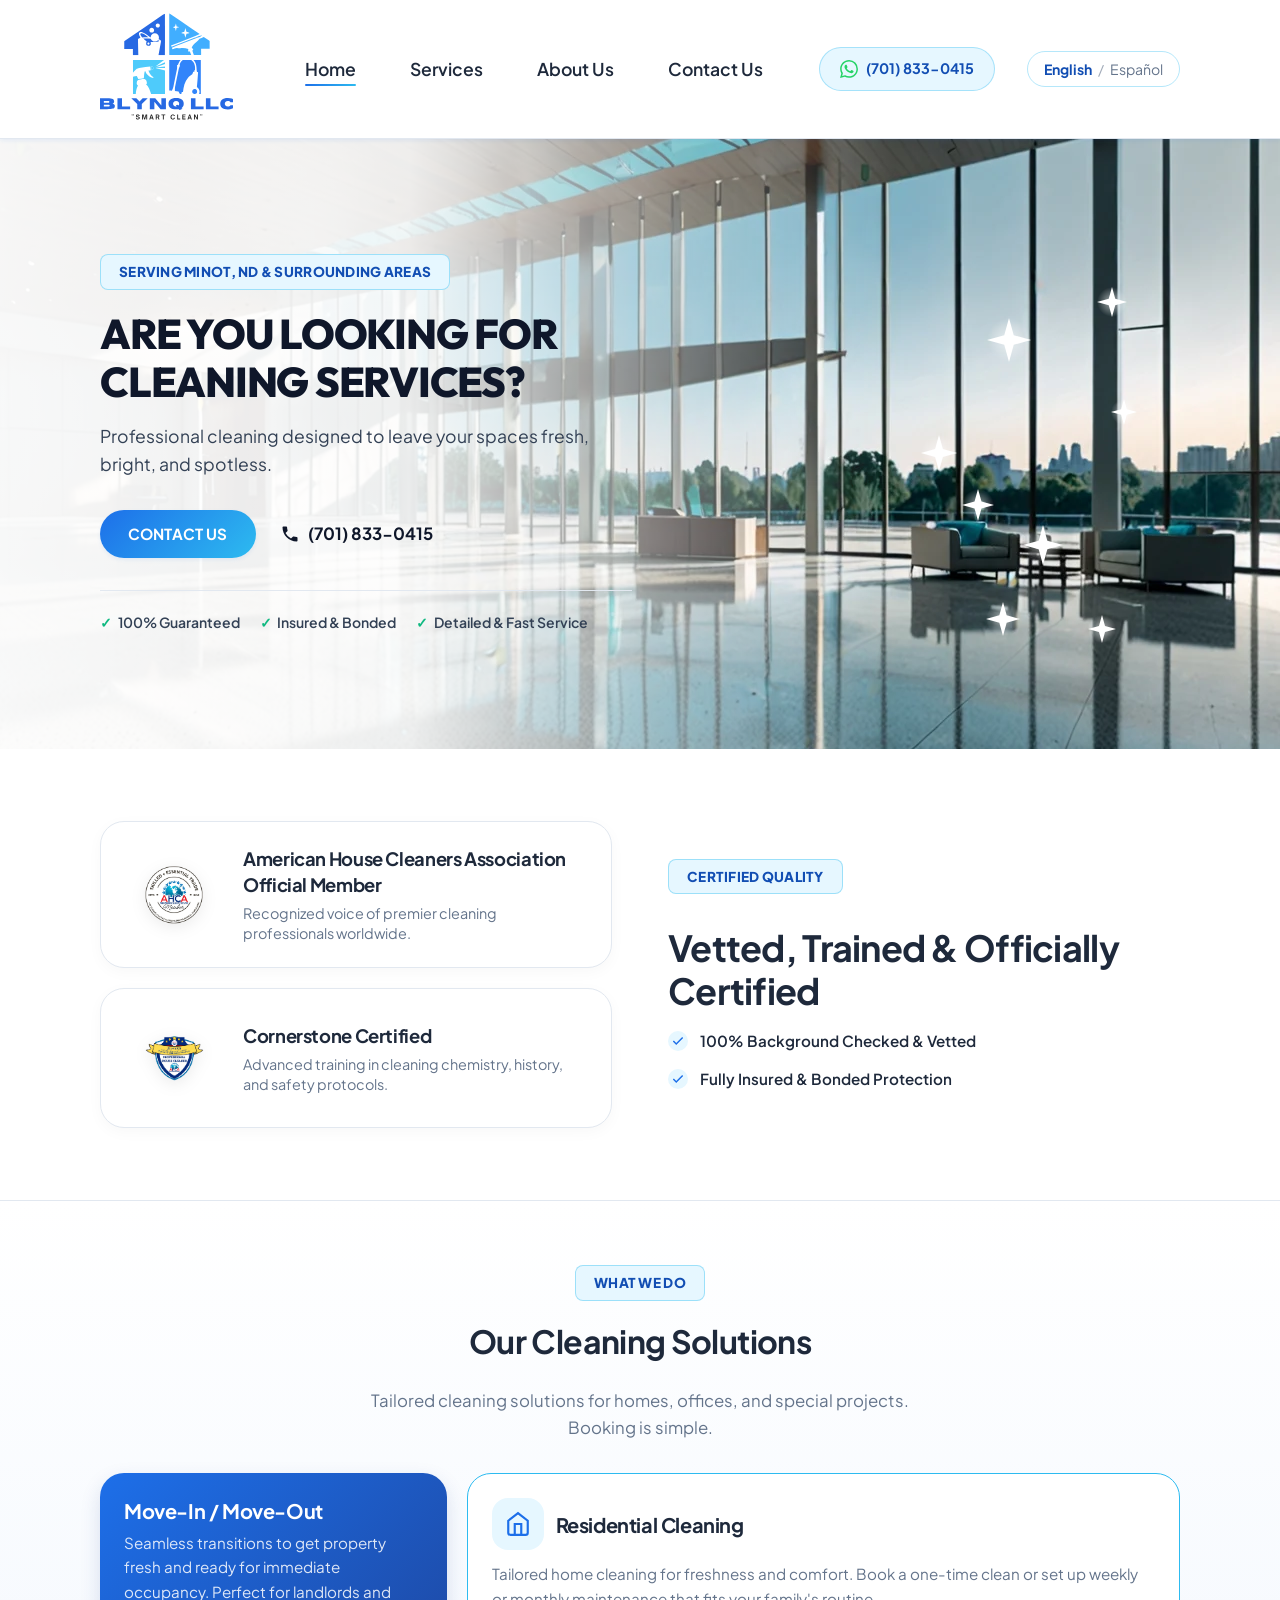
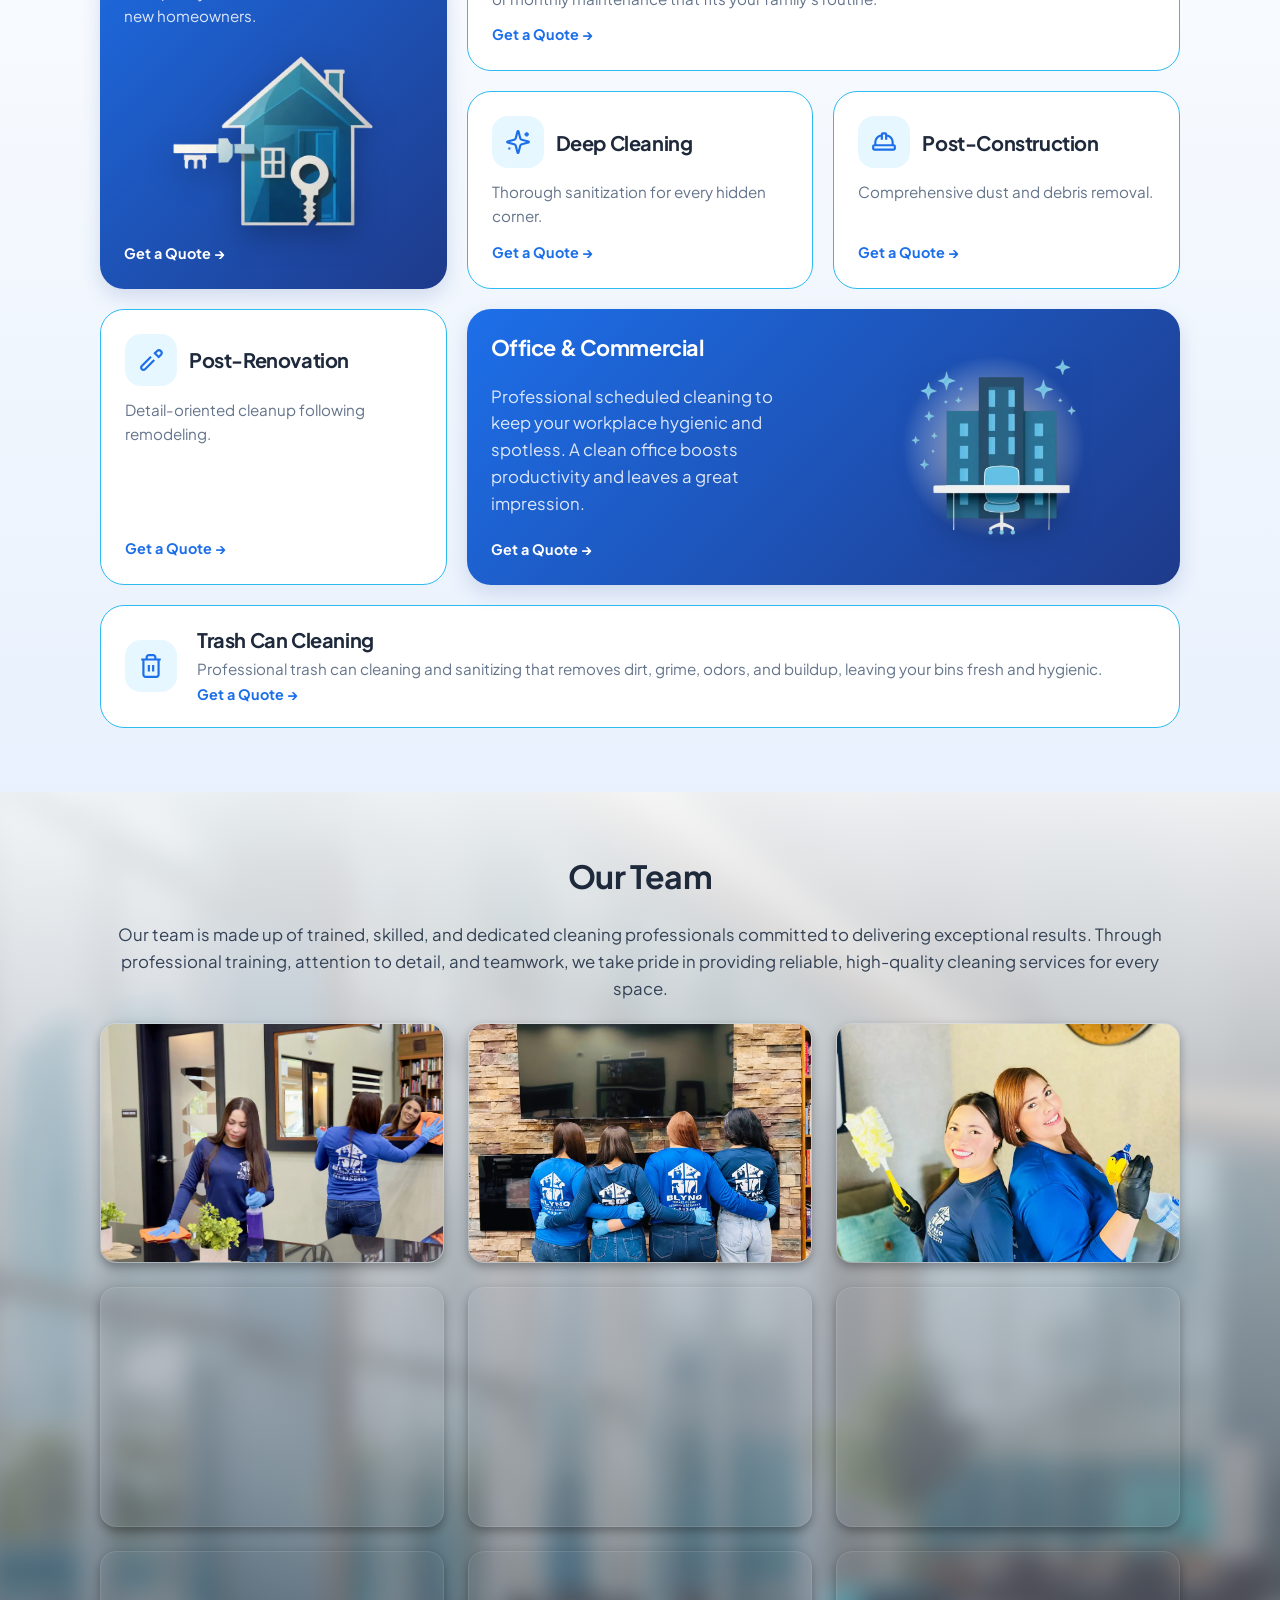
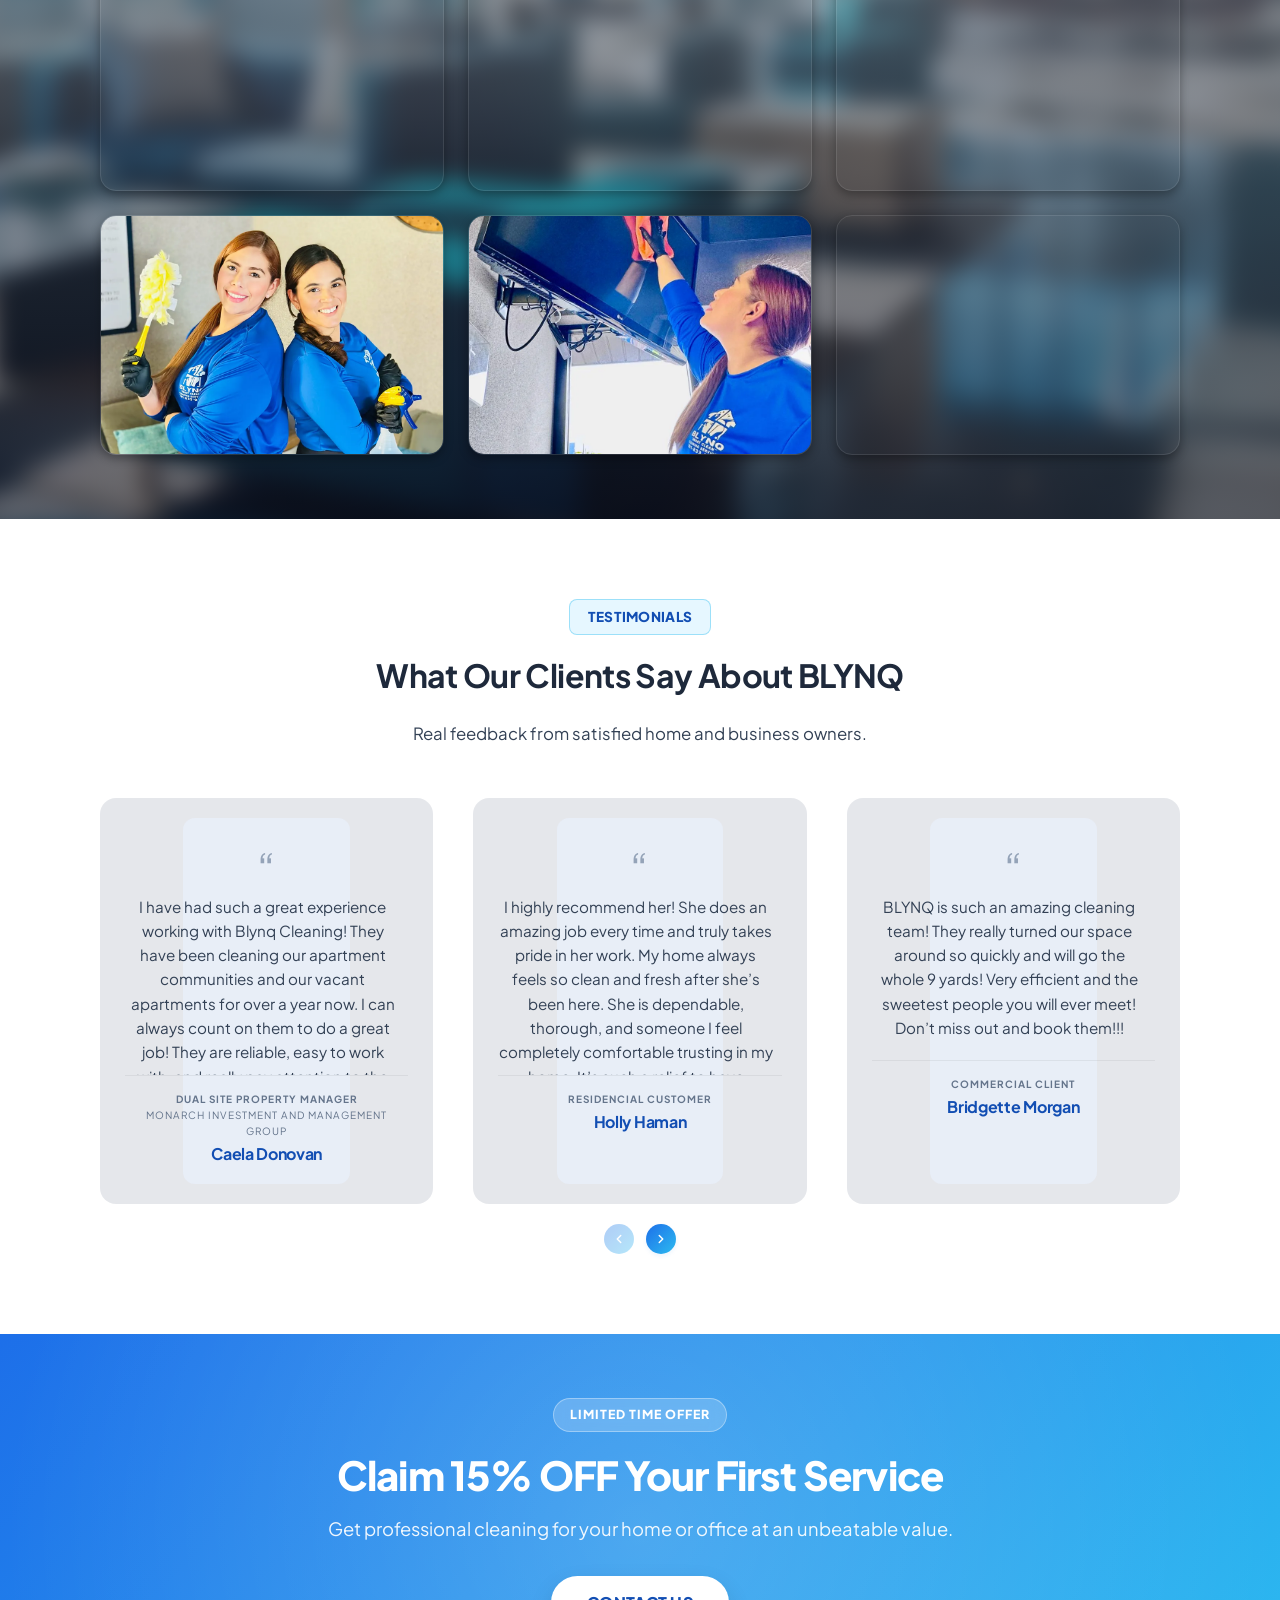
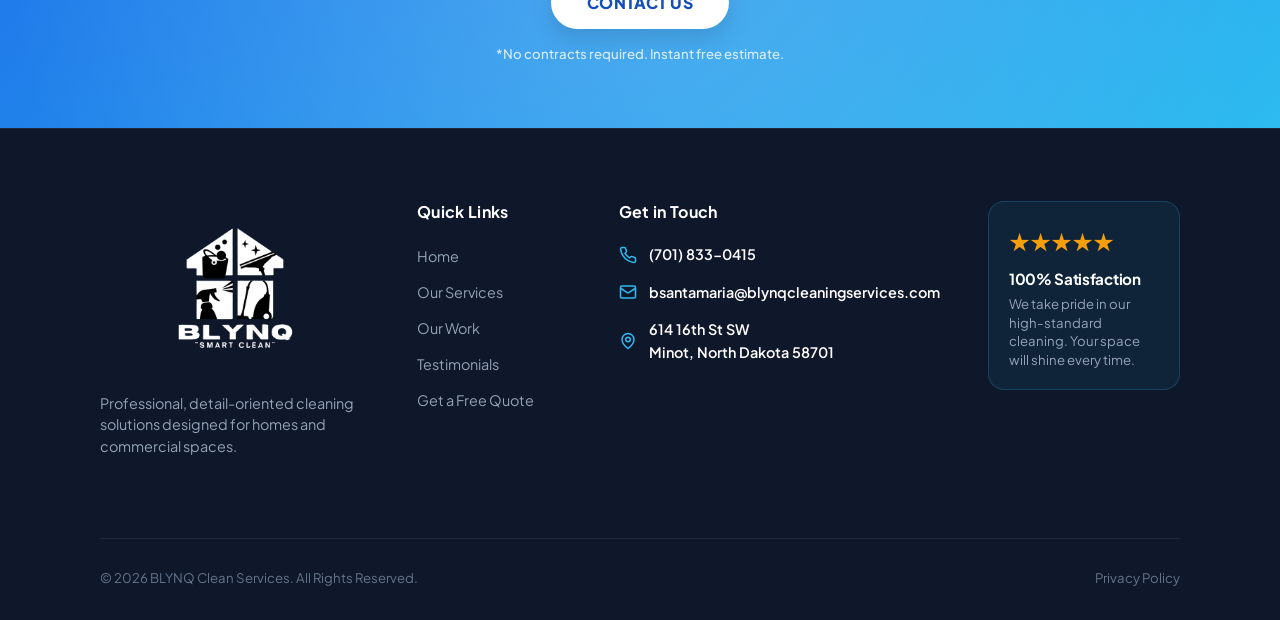
<file: index.html>
<!DOCTYPE html>
<html lang="en">
<head>
    <meta charset="UTF-8">
    <meta name="viewport" content="width=device-width, initial-scale=1.0">
    <title>BLYNQ "SMART CLEAN" - Professional Cleaning Services</title>
    <meta name="description" content="Professional residential and commercial cleaning by BLYNQ Smart Clean. Deep cleaning, move-in/move-out, post-construction, weekly or monthly maintenance and trash can cleaning. 15% off your first service.">
    <link rel="icon" type="image/svg+xml" href="BLYNQ%20LLC%20SVG.svg">
    <link rel="apple-touch-icon" href="Blynq-logo.jpg">

    <meta property="og:type" content="website">
    <meta property="og:site_name" content="BLYNQ Smart Clean">
    <meta property="og:title" content="BLYNQ &quot;SMART CLEAN&quot; Professional Cleaning Services">
    <meta property="og:description" content="Professional cleaning designed to leave your spaces fresh, bright, and spotless. 15% off your first service.">
    <meta property="og:image" content="banner-hero-1.webp">
    <meta property="og:image:width" content="1280">
    <meta property="og:image:height" content="720">
    <meta property="og:image:alt" content="BLYNQ Smart Clean professional cleaning service">
    <meta name="twitter:card" content="summary_large_image">
    <link rel="preconnect" href="https://fonts.googleapis.com">
    <link rel="preconnect" href="https://fonts.gstatic.com" crossorigin>
    <link href="https://fonts.googleapis.com/css2?family=Outfit:wght@600;700;800;900&family=Plus+Jakarta+Sans:wght@400;500;600;700&display=swap" rel="stylesheet">
    <link rel="stylesheet" href="Home/style-home.css?v=2">
    <link rel="stylesheet" href="Home/style-header.css?v=3">
    <link rel="stylesheet" href="Home/style-footer.css?v=2">
    
    <script type="application/ld+json">
    {
      "@context": "https://schema.org",
      "@type": "LocalBusiness",
      "name": "BLYNQ Clean Services LLC",
      "alternateName": "BLYNQ Smart Clean",
      "telephone": "+1-701-833-0415",
      "email": "bsantamaria@blynqcleaningservices.com",
      "address": {
        "@type": "PostalAddress",
        "streetAddress": "614 16th St SW",
        "addressLocality": "Minot",
        "addressRegion": "ND",
        "postalCode": "58701",
        "addressCountry": "US"
      },
      "areaServed": "Minot, ND and surrounding areas"
    }
    </script>
</head>

<body data-page="index">

    <!-- HEADER (módulo reutilizable) -->
    <div id="include-header" data-root=""></div>


    <main>

<!-- SECTION 1: HERO -->
<section id="hero" class="hero-section full-bg">
    <div class="boxer">
        <div class="grid align-items-center">
            
            <!-- COLUMNA IZQUIERDA: Contenido -->
            <div class="col-4 col-md-12 col-lg-6 hero-content">
                <span class="promo-badge" data-en="Serving Minot, ND &amp; Surrounding Areas" data-es="Sirviendo a Minot, ND y áreas cercanas">Serving Minot, ND &amp; Surrounding Areas</span>
                
                <h1 data-en="ARE YOU LOOKING FOR CLEANING SERVICES?" data-es="¿ESTÁS BUSCANDO SERVICIOS DE LIMPIEZA?">ARE YOU LOOKING FOR CLEANING SERVICES?</h1>
                
                <p class="hero-description" data-en="Professional cleaning designed to leave your spaces fresh, bright, and spotless." data-es="Limpieza profesional diseñada para dejar tus espacios frescos, brillantes e impecables.">
                    Professional cleaning designed to leave your spaces fresh, bright, and spotless.
                </p>
                
                <div class="hero-cta">
                    <a href="contacto.html#contact" class="btn btn-primary" data-en="Contact Us" data-es="Contáctanos">Contact Us</a>
                    <a href="tel:7018330415" class="phone-link">
                        <svg aria-hidden="true" focusable="false" width="20" height="20" viewBox="0 0 24 24" fill="currentColor">
                            <path d="M6.62 10.79a15.053 15.053 0 006.59 6.59l2.2-2.2c.27-.27.67-.36 1.02-.24 1.12.37 2.33.57 3.57.57.55 0 1 .45 1 1V20c0 .55-.45 1-1 1-9.39 0-17-7.61-17-17 0-.55.45-1 1-1h3.5c.55 0 1 .45 1 1 0 1.25.2 2.45.57 3.57.11.35.03.74-.25 1.02l-2.2 2.2z"/>
                        </svg>
                        <span>(701) 833-0415</span>
                    </a>
                </div>

                <div class="hero-trust-badges">
                    <span class="trust-item"><span class="check-icon" aria-hidden="true">✓</span> <span data-en="100% Guaranteed" data-es="100% Garantizado">100% Guaranteed</span></span>
                    <span class="trust-item"><span class="check-icon" aria-hidden="true">✓</span> <span data-en="Insured &amp; Bonded" data-es="Asegurados y Con Fianza">Insured &amp; Bonded</span></span>
                    <span class="trust-item"><span class="check-icon" aria-hidden="true">✓</span> <span data-en="Detailed &amp; Fast Service" data-es="Servicio Detallado y Rápido">Detailed &amp; Fast Service</span></span>
                </div>
            </div>

            <!-- COLUMNA DERECHA: Área visual de fondo con partículas de destello -->
            <div class="col-4 col-lg-6 hero-media-wrapper">
                <div class="hero-sparkle-bg sparkle-1" aria-hidden="true">
                    <svg viewBox="0 0 24 24" fill="currentColor"><path d="M12 0L14.59 9.41L24 12L14.59 14.59L12 24L9.41 14.59L0 12L9.41 9.41L12 0Z"/></svg>
                </div>
                <div class="hero-sparkle-bg sparkle-2" aria-hidden="true">
                    <svg viewBox="0 0 24 24" fill="currentColor"><path d="M12 0L14.59 9.41L24 12L14.59 14.59L12 24L9.41 14.59L0 12L9.41 9.41L12 0Z"/></svg>
                </div>
                <div class="hero-sparkle-bg sparkle-3" aria-hidden="true">
                    <svg viewBox="0 0 24 24" fill="currentColor"><path d="M12 0L14.59 9.41L24 12L14.59 14.59L12 24L9.41 14.59L0 12L9.41 9.41L12 0Z"/></svg>
                </div>
                <div class="hero-sparkle-bg sparkle-4" aria-hidden="true">
                    <svg viewBox="0 0 24 24" fill="currentColor"><path d="M12 0L14.59 9.41L24 12L14.59 14.59L12 24L9.41 14.59L0 12L9.41 9.41L12 0Z"/></svg>
                </div>
                <div class="hero-sparkle-bg sparkle-5" aria-hidden="true">
                    <svg viewBox="0 0 24 24" fill="currentColor"><path d="M12 0L14.59 9.41L24 12L14.59 14.59L12 24L9.41 14.59L0 12L9.41 9.41L12 0Z"/></svg>
                </div>
                <div class="hero-sparkle-bg sparkle-6" aria-hidden="true">
                    <svg viewBox="0 0 24 24" fill="currentColor"><path d="M12 0L14.59 9.41L24 12L14.59 14.59L12 24L9.41 14.59L0 12L9.41 9.41L12 0Z"/></svg>
                </div>
                <div class="hero-sparkle-bg sparkle-7" aria-hidden="true">
                    <svg viewBox="0 0 24 24" fill="currentColor"><path d="M12 0L14.59 9.41L24 12L14.59 14.59L12 24L9.41 14.59L0 12L9.41 9.41L12 0Z"/></svg>
                </div>
                <div class="hero-sparkle-bg sparkle-8" aria-hidden="true">
                    <svg viewBox="0 0 24 24" fill="currentColor"><path d="M12 0L14.59 9.41L24 12L14.59 14.59L12 24L9.41 14.59L0 12L9.41 9.41L12 0Z"/></svg>
                </div>
            </div>

        </div>
    </div>
</section>
        
        <!-- SECTION 2: TRUST & CERTIFICATIONS -->
<section id="certifications" class="py-section-sm">
  <div class="boxer">
    <div class="certifications-wrapper">
      
      <div class="certifications-info">
        <span class="promo-badge" data-en="Certified Quality" data-es="Calidad Certificada">Certified Quality</span>
        <h2 data-en="Vetted, Trained & Officially Certified" data-es="Verificados, Capacitados y Oficialmente Certificados">Vetted, Trained & Officially Certified</h2>
        
        <div class="trust-check-list">
          <div class="trust-check-item">
            <svg aria-hidden="true" focusable="false" viewBox="0 0 24 24" fill="none" stroke="currentColor" stroke-width="2.5"><polyline points="20 6 9 17 4 12"/></svg>
            <span data-en="100% Background Checked & Vetted" data-es="Antecedentes 100% Verificados">100% Background Checked & Vetted</span>
          </div>
          <div class="trust-check-item">
            <svg aria-hidden="true" focusable="false" viewBox="0 0 24 24" fill="none" stroke="currentColor" stroke-width="2.5"><polyline points="20 6 9 17 4 12"/></svg>
            <span data-en="Fully Insured & Bonded Protection" data-es="Protección Total Asegurada">Fully Insured & Bonded Protection</span>
          </div>
        </div>
      </div>

      <div class="certifications-grid">
        
        <div class="cert-card">
          <div class="cert-img-container">
            <img src="AHCA MEMBER SIGN.webp" alt="AHCA Member Seal" class="cert-badge-img" width="1125" height="1125" loading="lazy">
          </div>
          <div class="cert-details">
            <h3 data-en="American House Cleaners Association Official Member" data-es="Miembro Oficial de American House Cleaners Association">American House Cleaners Association Official Member</h3>
            <p data-en="Recognized voice of premier cleaning professionals worldwide." data-es="Voz reconocida de los principales profesionales de limpieza a nivel mundial.">Recognized voice of premier cleaning professionals worldwide.</p>
          </div>
        </div>

        <div class="cert-card">
          <div class="cert-img-container">
            <img src="INSIGNIA.webp" alt="AHCA Cornerstone Certification Badge" class="cert-badge-img" width="1994" height="1122" loading="lazy">
          </div>
          <div class="cert-details">
            <h3 data-en="Cornerstone Certified" data-es="Certificación Cornerstone">Cornerstone Certified</h3>
            <p data-en="Advanced training in cleaning chemistry, history, and safety protocols." data-es="Capacitación avanzada en química de limpieza, historia y protocolos de seguridad.">Advanced training in cleaning chemistry, history, and safety protocols.</p>
          </div>
        </div>

      </div>

    </div>
  </div>
</section>
               
<!-- SECTION 3: SERVICES (BENTO BOX) -->
<section id="services" class="py-section">
  <div class="boxer">    
    <div class="section-header text-center">
      <span class="promo-badge" data-en="What We Do" data-es="Lo Que Hacemos">What We Do</span>
      <h2 data-en="Our Cleaning Solutions" data-es="Nuestras Soluciones de Limpieza">Cleaning Solutions</h2>
      <p class="section-subtitle" data-en="Tailored cleaning solutions for homes, offices, and special projects. <br> Booking is simple." data-es="Soluciones de limpieza a medida para hogares, oficinas y proyectos especiales. <br> Reservar es sencillo.">Tailored cleaning solutions for homes, offices, and special projects.<br>Booking is simple.</p>
    </div>

    <div class="services-grid bento-layout">

      <article class="service-card bento-tall bento-featured">
        <h3 data-en="Move-In / Move-Out" data-es="Mudanza (Entrada / Salida)">Move-In / Move-Out</h3>
        <p class="flex-cero" data-en="Seamless transitions to get property fresh and ready for immediate occupancy. Perfect for landlords and new homeowners." data-es="Transiciones fluidas para dejar la propiedad fresca y lista para ocupación inmediata. Ideal para propietarios y nuevos dueños.">Seamless transitions to get property fresh and ready for immediate occupancy. Perfect for landlords and new homeowners.</p>
        <img src="movein-moveout-web.webp" alt="Move-In / Move-Out Service" class="featured-service-img flex-uno" width="560" height="485" loading="lazy">
        <a href="contacto.html#contact" class="service-link" data-en="Get a Quote &rarr;" data-es="Cotizar &rarr;">Get a Quote &rarr;</a>
      </article>

      <article class="service-card bento-wide">
        <div class="service-icon">
          <svg aria-hidden="true" focusable="false" viewBox="0 0 24 24" fill="none" stroke="currentColor" stroke-width="2"><path d="m3 9 9-7 9 7v11a2 2 0 0 1-2 2H5a2 2 0 0 1-2-2z"/><polyline points="9 22 9 12 15 12 15 22"/></svg>
        </div>
        <h3 data-en="Residential Cleaning" data-es="Limpieza Residencial">Residential Cleaning</h3>
        <p data-en="Tailored home cleaning for freshness and comfort. Book a one-time clean or set up weekly or monthly maintenance that fits your family's routine." data-es="Limpieza de hogar a medida para mayor frescura y comodidad. Agenda una limpieza única o mantenimiento semanal o mensual que se ajuste a tu familia.">Tailored home cleaning for freshness and comfort. Book a one-time clean or set up weekly or monthly maintenance that fits your family's routine.</p>
        <a href="contacto.html#contact" class="service-link" data-en="Get a Quote &rarr;" data-es="Cotizar &rarr;">Get a Quote &rarr;</a>
      </article>

      <article class="service-card">
        <div class="service-icon">
          <svg aria-hidden="true" focusable="false" viewBox="0 0 24 24" fill="none" stroke="currentColor" stroke-width="2"><path d="M9.937 15.5A2 2 0 0 0 8.5 14.063l-6.135-1.582a.5.5 0 0 1 0-.962L8.5 9.936A2 2 0 0 0 9.937 8.5l1.582-6.135a.5.5 0 0 1 .963 0L14.063 8.5A2 2 0 0 0 15.5 9.937l6.135 1.581a.5.5 0 0 1 0 .964L15.5 14.063a2 2 0 0 0-1.437 1.437l-1.582 6.135a.5.5 0 0 1-.963 0z"/><path d="M20 3v4M22 5h-4M4 17v2M5 18H3"/></svg>
        </div>
        <h3 data-en="Deep Cleaning" data-es="Limpieza Profunda">Deep Cleaning</h3>
        <p data-en="Thorough sanitization for every hidden corner." data-es="Desinfección exhaustiva para cada rincón oculto.">Thorough sanitization for every hidden corner.</p>
        <a href="contacto.html#contact" class="service-link" data-en="Get a Quote &rarr;" data-es="Cotizar &rarr;">Get a Quote &rarr;</a>
      </article>

      <article class="service-card">
        <div class="service-icon">
          <svg aria-hidden="true" focusable="false" viewBox="0 0 24 24" fill="none" stroke="currentColor" stroke-width="2"><path d="M10 10V5a1 1 0 0 1 1-1h2a1 1 0 0 1 1 1v5"/><path d="M14 6a6 6 0 0 1 6 6v3"/><path d="M4 15v-3a6 6 0 0 1 6-6"/><rect width="20" height="4" x="2" y="15" rx="1"/></svg>
        </div>
        <h3 data-en="Post-Construction" data-es="Post-Construcción">Post-Construction</h3>
        <p data-en="Comprehensive dust and debris removal." data-es="Remoción integral de polvo y escombros.">Comprehensive dust and debris removal.</p>
        <a href="contacto.html#contact" class="service-link" data-en="Get a Quote &rarr;" data-es="Cotizar &rarr;">Get a Quote &rarr;</a>
      </article>

      <article class="service-card">
        <div class="service-icon">
          <svg aria-hidden="true" focusable="false" viewBox="0 0 24 24" fill="none" stroke="currentColor" stroke-width="2"><path d="m15 12-8.5 8.5c-.83.83-2.17.83-3 0 0 0 0 0 0 0a2.12 2.12 0 0 1 0-3L12 9"/><path d="M17.64 3.64a2.5 2.5 0 0 1 3.53 3.53l-2.09 2.09-3.53-3.53 2.09-2.09z"/></svg>
        </div>
        <h3 data-en="Post-Renovation" data-es="Post-Remodelación">Post-Renovation</h3>
        <p data-en="Detail-oriented cleanup following remodeling." data-es="Limpieza detallada posterior a remodelaciones.">Detail-oriented cleanup following remodeling.</p>
        <a href="contacto.html#contact" class="service-link" data-en="Get a Quote &rarr;" data-es="Cotizar &rarr;">Get a Quote &rarr;</a>
      </article>

      <article class="service-card-2 bento-wide bento-featured grid-fluid">
        <div class="d-flex-col">
           <h3 data-en="Office & Commercial" data-es="Oficinas y Comercial">Office & Commercial</h3>
           <p class="flex-uno" data-en="Professional scheduled cleaning to keep your workplace hygienic and spotless. A clean office boosts productivity and leaves a great impression." data-es="Limpieza profesional programada para mantener tu lugar de trabajo higiénico e impecable. Una oficina limpia impulsa la productividad.">Professional scheduled cleaning to keep your workplace hygienic and spotless. A clean office boosts productivity and leaves a great impression.</p>
           <a href="contacto.html#contact" class="service-link" data-en="Get a Quote &rarr;" data-es="Cotizar &rarr;">Get a Quote &rarr;</a>
        </div>
        
        <div class="imagen-contenedor">
          <img src="office-commercial-web.webp" alt="Office & Commercial Cleaning Service" class="featured-service-img" width="633" height="669" loading="lazy">
        </div>
      </article>

    </div>

    <div class="recurring-banner">
      <div class="recurring-icon">
        <svg aria-hidden="true" focusable="false" viewBox="0 0 24 24" fill="none" stroke="currentColor" stroke-width="2"><path d="M3 6h18M19 6v14c0 1-1 2-2 2H7c-1 0-2-1-2-2V6M8 6V4c0-1 1-2 2-2h4c1 0 2 1 2 2v2M10 11v6M14 11v6"/></svg>
      </div>
      <div class="recurring-text">
        <h3 data-en="Trash Can Cleaning" data-es="Limpieza de Basureros">Trash Can Cleaning</h3>
        <p class="flex-uno" data-en="Professional trash can cleaning and sanitizing that removes dirt, grime, odors, and buildup, leaving your bins fresh and hygienic." data-es="Limpieza y desinfección profesional de contenedores que elimina suciedad, malos olores y acumulación, dejándolos frescos.">Professional trash can cleaning and sanitizing that removes dirt, grime, odors, and buildup, leaving your bins fresh and hygienic.</p>
        <a href="contacto.html#contact" class="service-link" data-en="Get a Quote &rarr;" data-es="Cotizar &rarr;">Get a Quote &rarr;</a>
      </div>
    </div>

  </div>    
</section>

        <!-- SECTION 5: PHOTO GALLERY -->
        <section id="gallery" class="py-section">
          <div class="boxer">    
            <div class="section-header text-center">
              <h2 data-en="Our Team" data-es="Nuestro Equipo">Our Team</h2>
              <p class="section-subtitle" data-en="Our team is made up of trained, skilled, and dedicated cleaning professionals committed to delivering exceptional results. Through professional training, attention to detail, and teamwork, we take pride in providing reliable, high-quality cleaning services for every space." data-es="Nuestro equipo está compuesto por profesionales de la limpieza capacitados, hábiles, dedicados y comprometidos con ofrecer resultados excepcionales. A través de una capacitación profesional, atención al detalle y trabajo en equipo, nos enorgullece brindar servicios de limpieza confiables y de alta calidad para cada espacio.">Our team is made up of trained, skilled, and dedicated cleaning professionals committed to delivering exceptional results. Through professional training, attention to detail, and teamwork, we take pride in providing reliable, high-quality cleaning services for every space.</p>
            </div>
            
            <div class="gallery-grid">
              <div class="gallery-card"><img src="Galeria/web/galeria-1-v2.webp" alt="BLYNQ cleaning team smiling in a client living room" width="1200" height="675" loading="lazy" decoding="async"></div>
              <div class="gallery-card"><img src="img-service/web/service-1.webp" alt="BLYNQ team together in a client living room" width="1400" height="815" loading="lazy" decoding="async"></div>
              <div class="gallery-card"><img src="img-service/web/service-5.webp" alt="BLYNQ cleaners wiping surfaces and a mirror in an office" width="1200" height="675" loading="lazy" decoding="async"></div>
              <div class="gallery-card gallery-card--duo"><img src="Galeria/web/galeria-10.webp" alt="BLYNQ cleaners with dusting and sanitizing tools" width="1050" height="1400" loading="lazy" decoding="async"></div>
              <div class="gallery-card"><img src="Galeria/web/Galeria-8.webp" alt="BLYNQ cleaning specialist in uniform" width="1200" height="675" loading="lazy" decoding="async"></div>
              <div class="gallery-card gallery-card--portrait"><img src="Galeria/web/galeria-12.webp" alt="BLYNQ cleaner washing high windows by an indoor pool" width="675" height="1200" loading="lazy" decoding="async"></div>
              <div class="gallery-card"><img src="Galeria/web/Galeria-6.webp" alt="BLYNQ team with mops and cleaning cart at an indoor pool" width="1200" height="1024" loading="lazy" decoding="async"></div>
              <div class="gallery-card gallery-card--founders"><img src="about Us/Owners-2.webp" alt="BLYNQ Founders standing back to back in uniform" width="700" height="1244" loading="lazy" decoding="async"></div>
              <div class="gallery-card"><img src="img-service/web/service-7.webp" alt="BLYNQ cleaning team in uniform and gloves" width="1200" height="740" loading="lazy" decoding="async"></div>

              <div class="gallery-card"><img src="img-service/web/service-4.webp" alt="BLYNQ team" width="1200" height="1024" loading="lazy" decoding="async"></div>
              <div class="gallery-card galeria-11"><img src="Galeria/web/galeria-11-v2.webp" alt="BLYNQ Founders standing back to back in uniform" width="700" height="1244" loading="lazy" decoding="async"></div>
              <div class="gallery-card"><img src="Galeria/web/Galeria-5.webp" alt="team in uniform" width="1200" height="740" loading="lazy" decoding="async"></div>              

            </div>
          </div>   
        </section>

<!-- SECTION 6: TESTIMONIALS -->
<section id="testimonials" class="testimonials-section">
    <div class="boxer">
        <div class="section-title text-center">
            <span class="promo-badge" data-en="Testimonials" data-es="Testimonios">Testimonials</span>
            <h2 data-en="What Our Clients Say About BLYNQ" data-es="Lo Que Nuestros Clientes Dicen de BLYNQ">What Our Clients Say About BLYNQ</h2>
            <p class="section-subtitle" data-en="Real feedback from satisfied home and business owners." data-es="Comentarios reales de propietarios de hogares y negocios satisfechos.">Real feedback from satisfied home and business owners.</p>
        </div>

        <div class="testimonials-slider">
          <div class="testimonials-viewport">
            <div class="testimonials-grid">
            
            <div class="testimonial-item p-2">
                <div class="testimonial-box">
                    <span class="quote-mark" aria-hidden="true">“</span>
                    <div class="testimonial-text-container" style="max-height: 180px; overflow-y: auto; padding-right: 8px;">
                        <p class="testimonial-text" data-en="I have had such a great experience working with Blynq Cleaning! They have been cleaning our apartment communities and our vacant apartments for over a year now. I can always count on them to do a great job! They are reliable, easy to work with, and really pay attention to the little details. Our vacant apartments look and smell so much better after they’ve been through them, and it makes my job so much easier knowing I can trust them to get the job done right. I would absolutely recommend Blynq Cleaning!" data-es="¡He tenido una experiencia maravillosa trabajando con Blynq Cleaning! Han estado limpiando nuestras comunidades de apartamentos y apartamentos vacíos por más de un año. ¡Siempre puedo contar con ellos para hacer un excelente trabajo! Son confiables, fáciles de tratar y prestan mucha atención a los pequeños detalles. Nuestros apartamentos vacíos se ven y huelen mucho mejor después de su paso, y facilitan mi trabajo sabiendo que puedo confiar en ellos. ¡Recomendaría totalmente a Blynq Cleaning!">
                            I have had such a great experience working with Blynq Cleaning! They have been cleaning our apartment communities and our vacant apartments for over a year now. I can always count on them to do a great job! They are reliable, easy to work with, and really pay attention to the little details. Our vacant apartments look and smell so much better after they’ve been through them, and it makes my job so much easier knowing I can trust them to get the job done right. I would absolutely recommend Blynq Cleaning!
                        </p>
                    </div>
                    <div class="testimonial-author">
                        <span class="author-role"><strong data-en="Dual Site Property Manager" data-es="Administradora de Propiedades">Dual Site Property Manager</strong><br> Monarch Investment and Management Group</span>
                        <p class="author-name">Caela Donovan</p>
                    </div>
                </div>
            </div>

            <div class="testimonial-item p-2">
                <div class="testimonial-box">
                    <span class="quote-mark" aria-hidden="true">“</span>
                    <div class="testimonial-text-container" style="max-height: 180px; overflow-y: auto; padding-right: 8px;">
                        <p class="testimonial-text" data-en="I highly recommend her! She does an amazing job every time and truly takes pride in her work. My home always feels so clean and fresh after she’s been here. She is dependable, thorough, and someone I feel completely comfortable trusting in my home. It’s such a relief to have someone who genuinely cares about the quality of her work. I would recommend her to anyone looking for a reliable and trustworthy cleaner!" data-es="¡La recomiendo muchísimo! Hace un trabajo increíble cada vez y realmente se enorgullece de lo que hace. Mi hogar siempre se siente tan limpio y fresco después de que ella viene. Es responsable, minuciosa y alguien en quien me siento completamente cómoda confiando dentro de mi casa. Es un gran alivio contar con alguien que se preocupa genuinamente por la calidad de su trabajo. ¡Se la recomendaría a cualquiera que busque a una persona de limpieza confiable y de toda confianza!">
                            I highly recommend her! She does an amazing job every time and truly takes pride in her work. My home always feels so clean and fresh after she’s been here. She is dependable, thorough, and someone I feel completely comfortable trusting in my home. It’s such a relief to have someone who genuinely cares about the quality of her work. I would recommend her to anyone looking for a reliable and trustworthy cleaner!
                        </p>
                    </div>
                    <div class="testimonial-author">
                        <span class="author-role" data-en="<strong>Residencial customer</strong>" data-es="<strong>Cliente residencial</strong>"><strong>Residencial customer</strong></span>
                        <p class="author-name">Holly Haman</p>
                    </div>
                </div>
            </div>            

            <div class="testimonial-item p-2">
                <div class="testimonial-box">
                    <span class="quote-mark" aria-hidden="true">“</span>
                    <div class="testimonial-text-container" style="max-height: 180px; overflow-y: auto; padding-right: 8px;">
                        <p class="testimonial-text" data-en="BLYNQ is such an amazing cleaning team! They really turned our space around so quickly and will go the whole 9 yards! Very efficient and the sweetest people you will ever meet! Don’t miss out and book them!!!" data-es="¡BLYNQ es un equipo de limpieza increíble! Realmente transformaron nuestro espacio con mucha rapidez y dieron su 100%. ¡Muy eficientes y las personas más amables que jamás conocerás! ¡No te lo pierdas y resérvalos!">
                            BLYNQ is such an amazing cleaning team! They really turned our space around so quickly and will go the whole 9 yards! Very efficient and the sweetest people you will ever meet! Don’t miss out and book them!!!
                        </p>
                    </div>
                    <div class="testimonial-author">
                        <span class="author-role" data-en="<strong>Commercial Client</strong>" data-es="<strong>Cliente Comercial</strong>"><strong>Commercial Client</strong></span>
                        <p class="author-name">Bridgette Morgan</p>
                    </div>
                </div>
            </div>

            <div class="testimonial-item p-2">
                <div class="testimonial-box">
                    <span class="quote-mark" aria-hidden="true">“</span>
                    <div class="testimonial-text-container" style="max-height: 180px; overflow-y: auto; padding-right: 8px;">
                        <p class="testimonial-text" data-en="BLYNQ is absolutely amazing to work with! They consistently go above and beyond with every move out clean and put so much care and attention into their work. Our apartments look spotless when they are finished, and we can always count on them to get the job done right. They are reliable, hardworking, professional, and truly take pride in what they do. We appreciate BLYNQ so much and are incredibly grateful for everything they do to help us keep our apartments looking their best." data-es="¡Es absolutamente increíble trabajar con BLYNQ! Siempre van más allá en cada limpieza de mudanza y ponen muchísimo cuidado y atención en su labor. Nuestros apartamentos quedan impecables al terminar, y siempre podemos contar con ellos. Son confiables, trabajadores, profesionales y realmente se enorgullecen de lo que hacen. Apreciamos muchísimo a BLYNQ y estamos muy agradecidos por todo su apoyo para mantener nuestros apartamentos luciendo lo mejor posible.">
                            BLYNQ is absolutely amazing to work with! They consistently go above and beyond with every move out clean and put so much care and attention into their work. Our apartments look spotless when they are finished, and we can always count on them to get the job done right. They are reliable, hardworking, professional, and truly take pride in what they do. We appreciate BLYNQ so much and are incredibly grateful for everything they do to help us keep our apartments looking their best.
                        </p>
                    </div>
                    <div class="testimonial-author">
                        <span class="author-role"><strong data-en="Property Manager" data-es="Administradora de Propiedades">Property Manager</strong><br>Monarch Investment and Management</span>
                        <p class="author-name">Kylie Hemstad</p>
                    </div>
                </div>
            </div>            


        

        

            </div>
          </div>

          <div class="slider-controls">
            <button class="slider-arrow slider-prev" aria-label="Previous testimonials">
              <svg viewBox="0 0 24 24" fill="none" stroke="currentColor" stroke-width="2.5" stroke-linecap="round" stroke-linejoin="round"><polyline points="15 18 9 12 15 6"/></svg>
            </button>
            <button class="slider-arrow slider-next" aria-label="Next testimonials">
              <svg viewBox="0 0 24 24" fill="none" stroke="currentColor" stroke-width="2.5" stroke-linecap="round" stroke-linejoin="round"><polyline points="9 18 15 12 9 6"/></svg>
            </button>
          </div>
        </div>
    </div>
</section>

        <!-- SECTION 7: CALL TO ACTION #1 --> 
        <section id="cta-banner-1" class="py-section"> 
          <div class="boxer"> 
            <div class="cta-content text-center">
              <span class="cta-badge" data-en="Limited Time Offer" data-es="Oferta por Tiempo Limitado">Limited Time Offer</span>
              <h2 data-en="Claim 15% OFF Your First Service" data-es="Obtén 15% de Descuento en tu Primer Servicio">Claim 15% OFF Your First Service</h2> 
              <p data-en="Get professional cleaning for your home or office at an unbeatable value." data-es="Obtén limpieza profesional para tu hogar u oficina a un valor inigualable.">Get professional cleaning for your home or office at an unbeatable value.</p>    
              <div class="cta-action-wrapper">
                <a href="contacto.html#contact" class="btn btn-white" data-en="Contact Us" data-es="Contáctanos">Contact Us</a> 
                <span class="cta-note" data-en="*No contracts required. Instant free estimate." data-es="*Sin contratos requeridos. Estimado instantáneo gratis.">*No contracts required. Instant free estimate.</span> 
              </div>
            </div>
          </div> 
        </section>

    </main>

    <!-- FOOTER (módulo reutilizable) -->
    <div id="include-footer" data-root=""></div>

    <script src="Home/funciones-home.js?v=2"></script>
    <script src="Home/include-header.js?v=2"></script>
    <script src="Home/include-footer.js?v=2"></script>

</body>
</html>
</file>
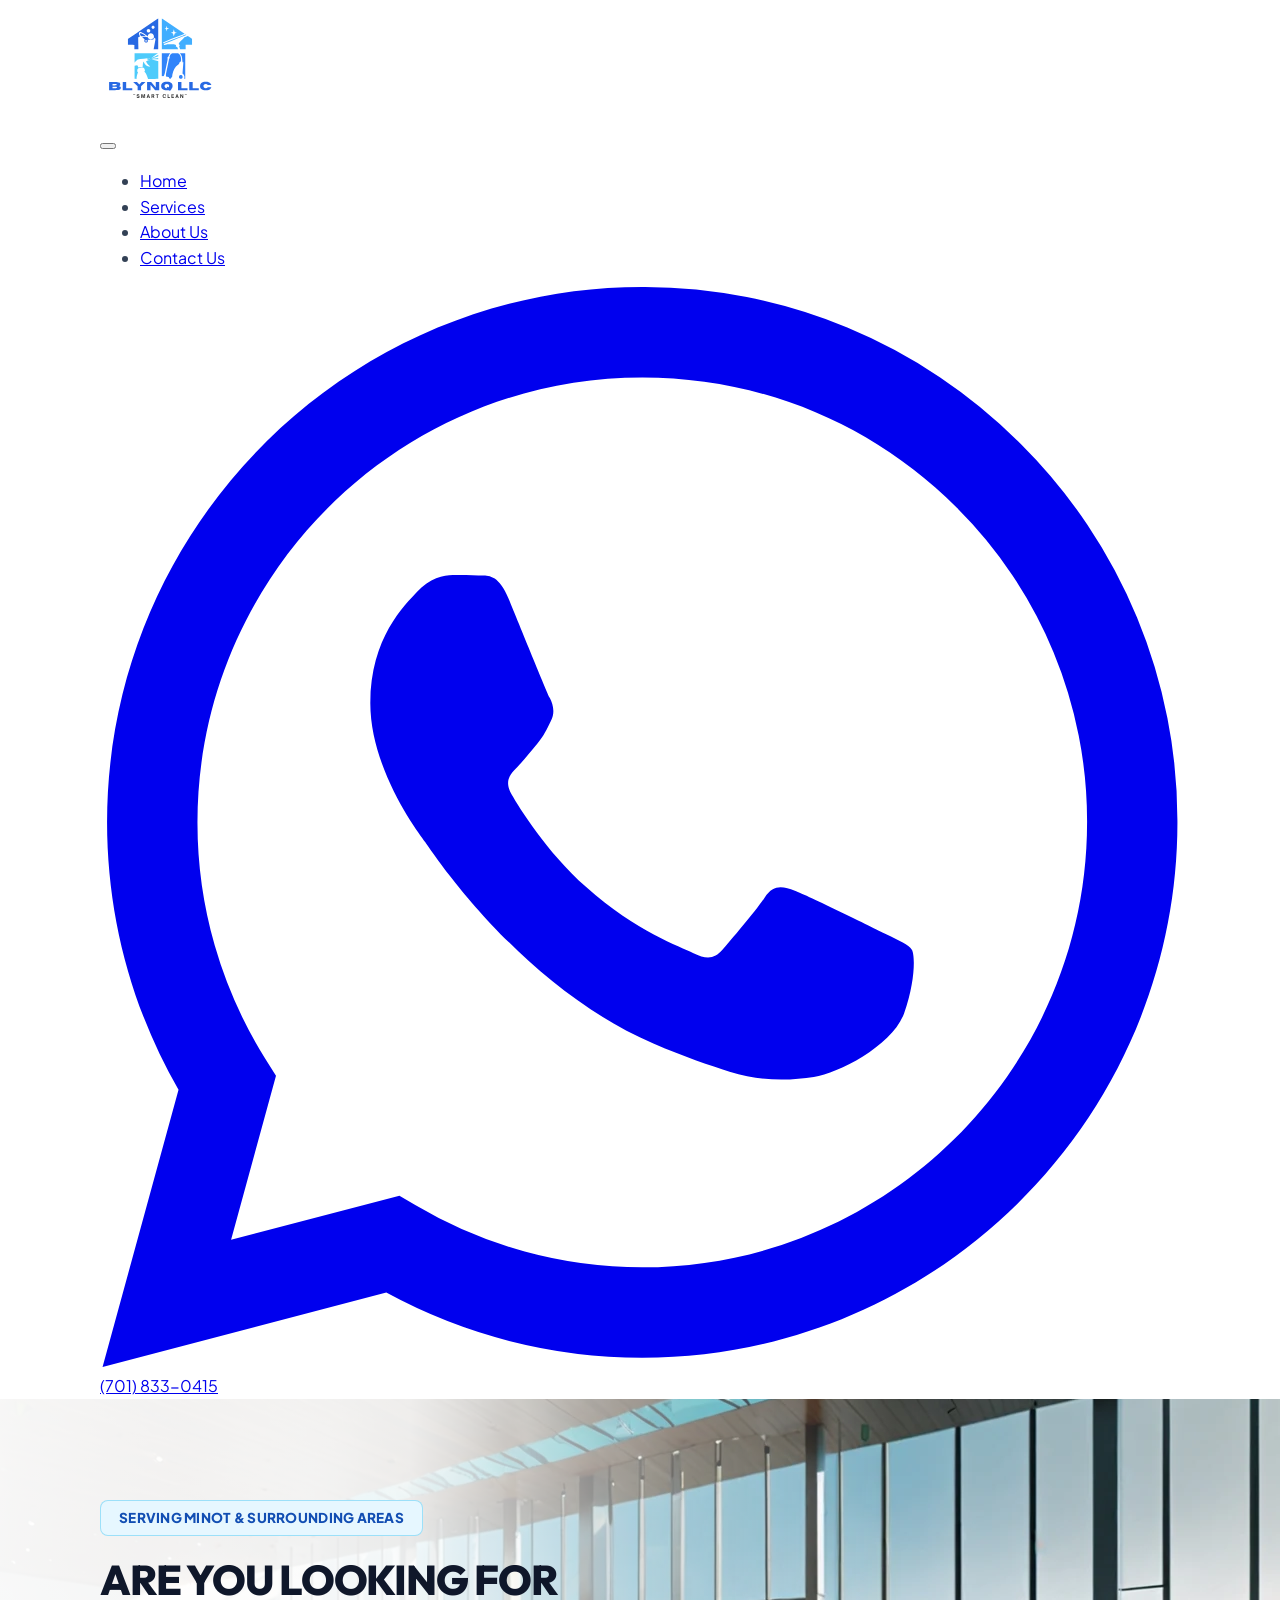
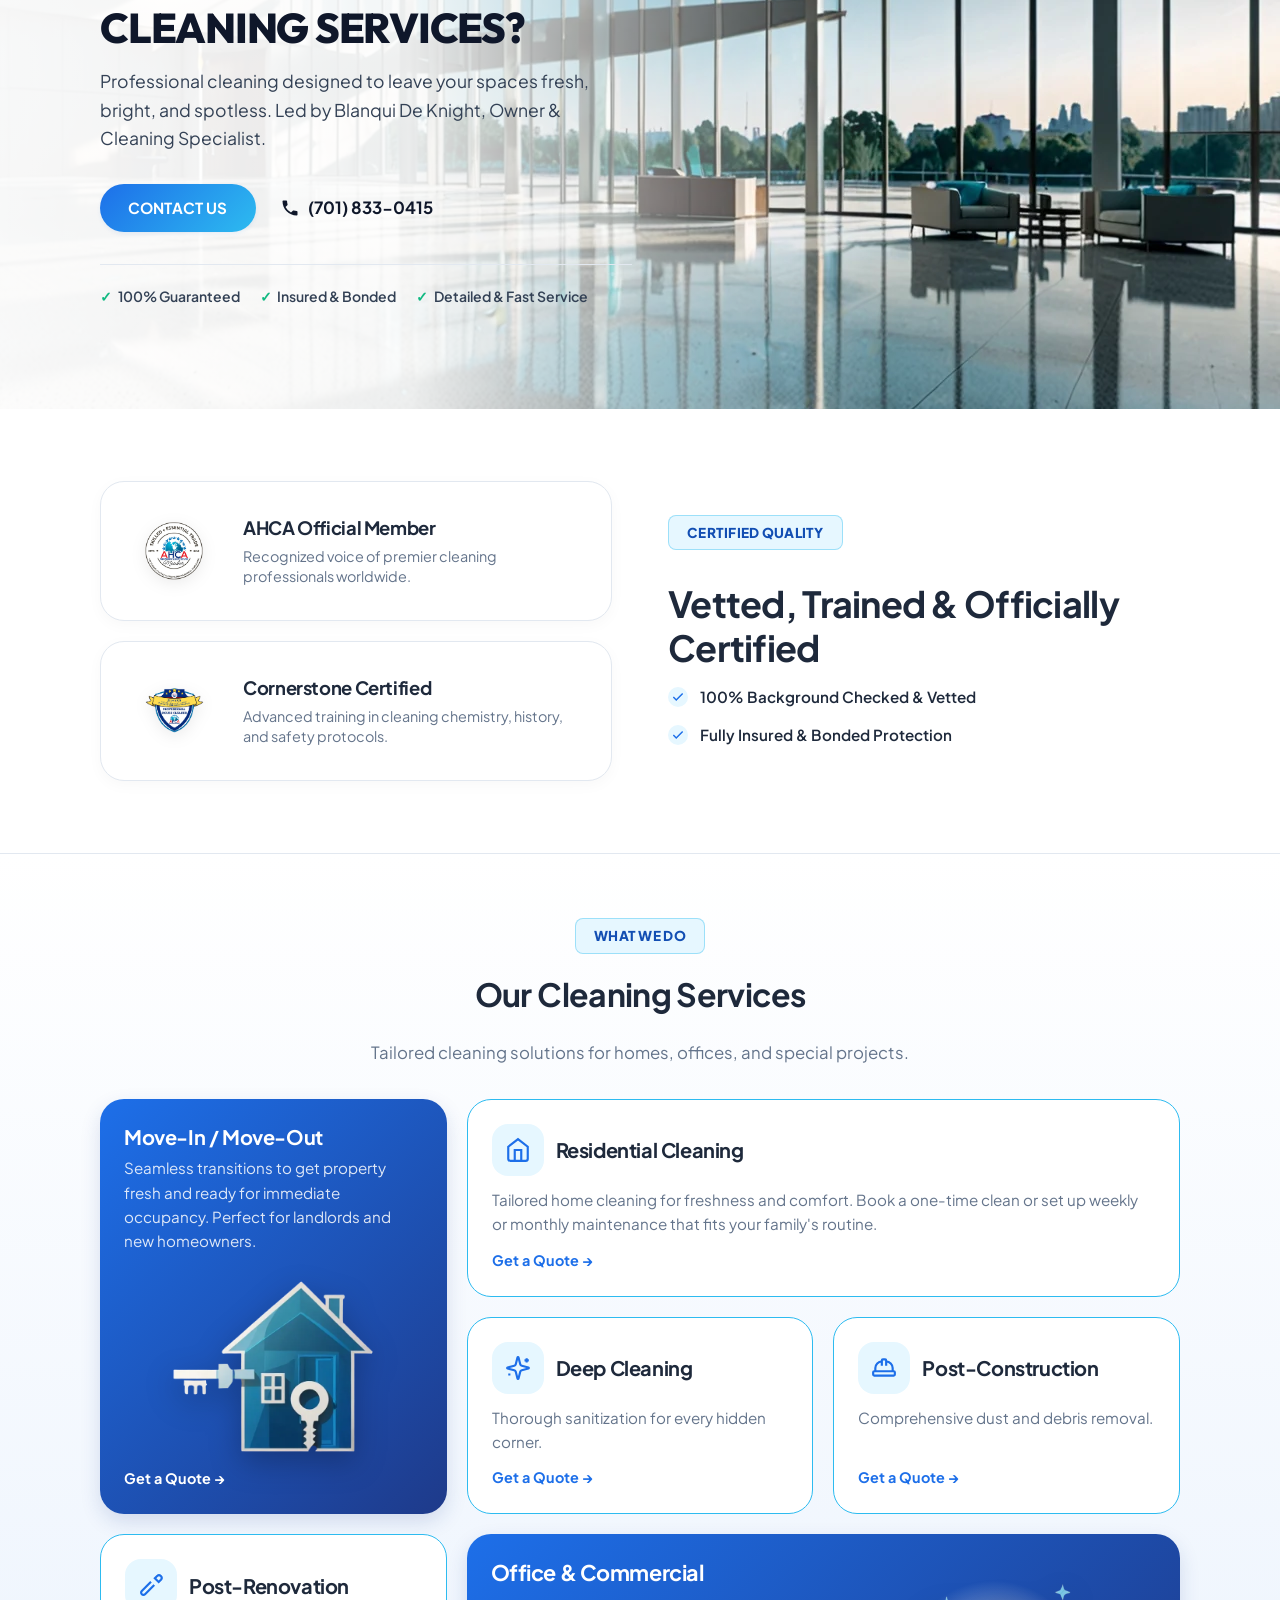
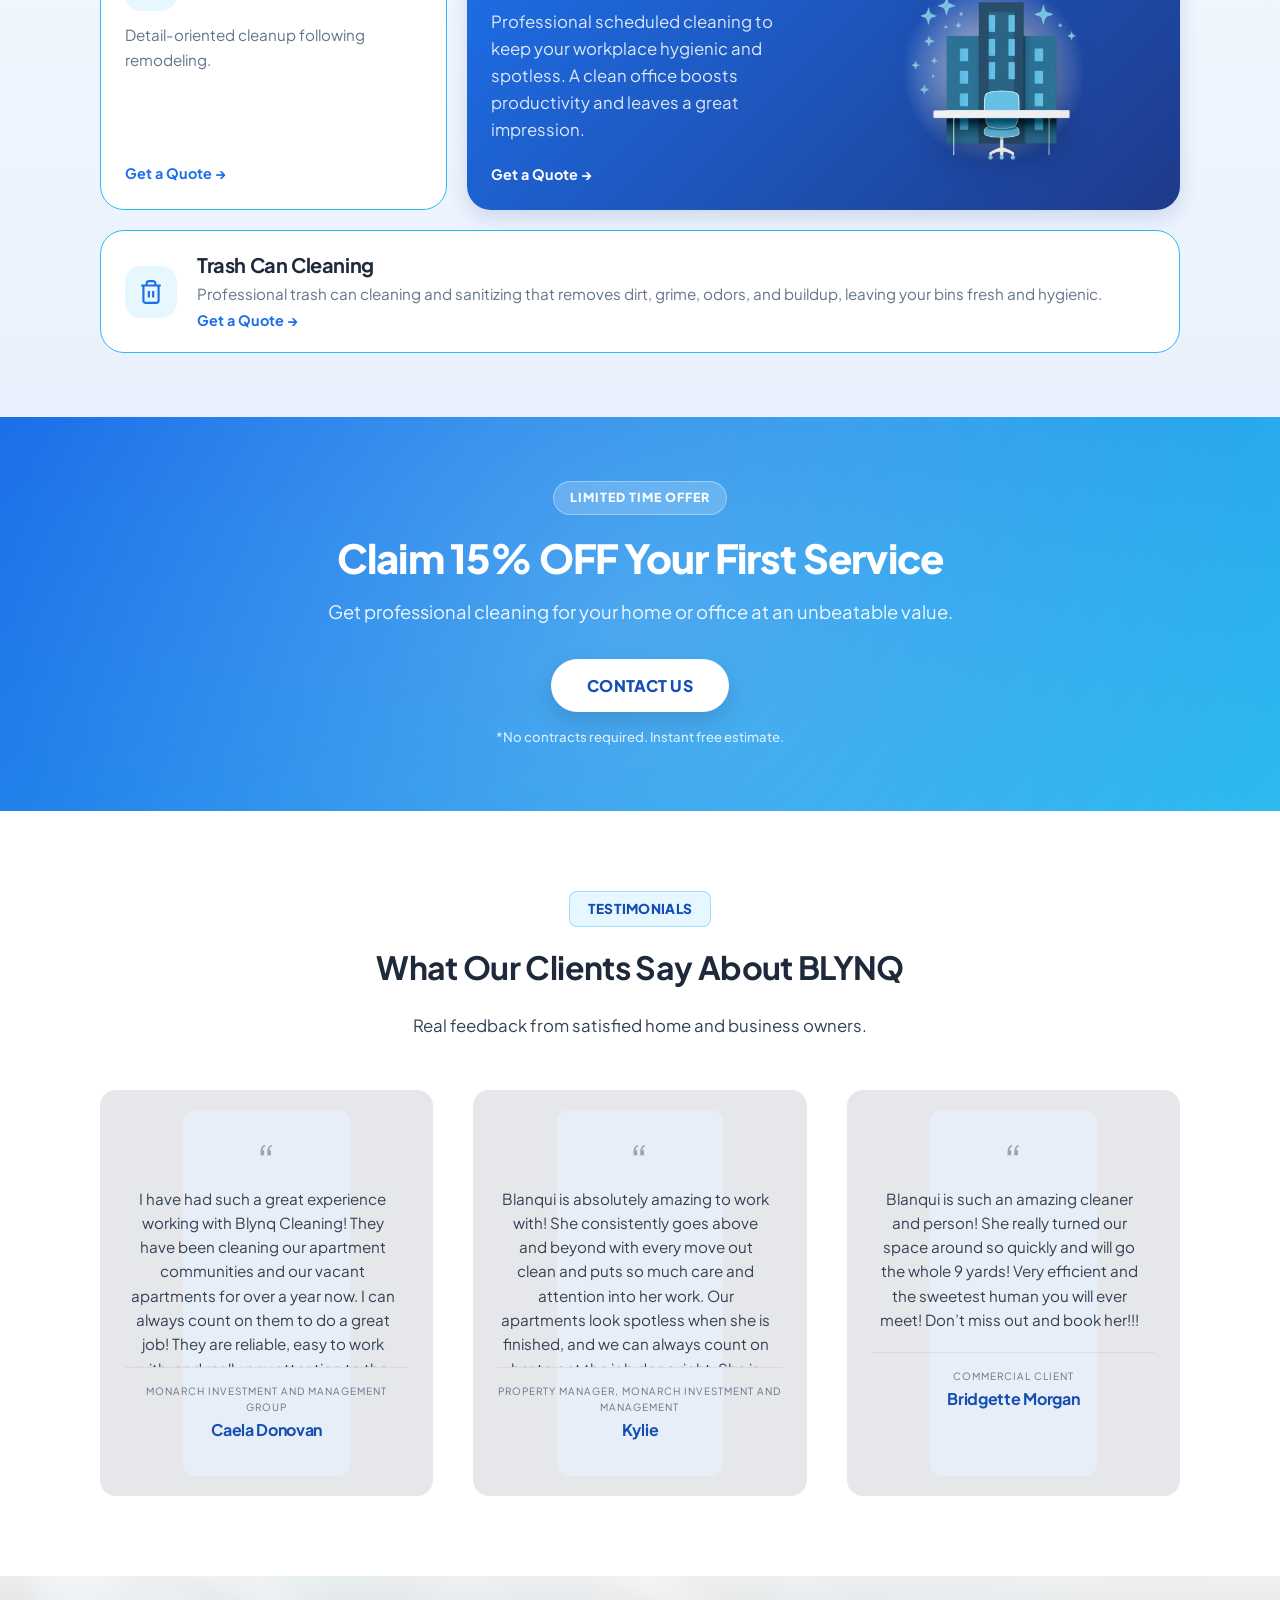
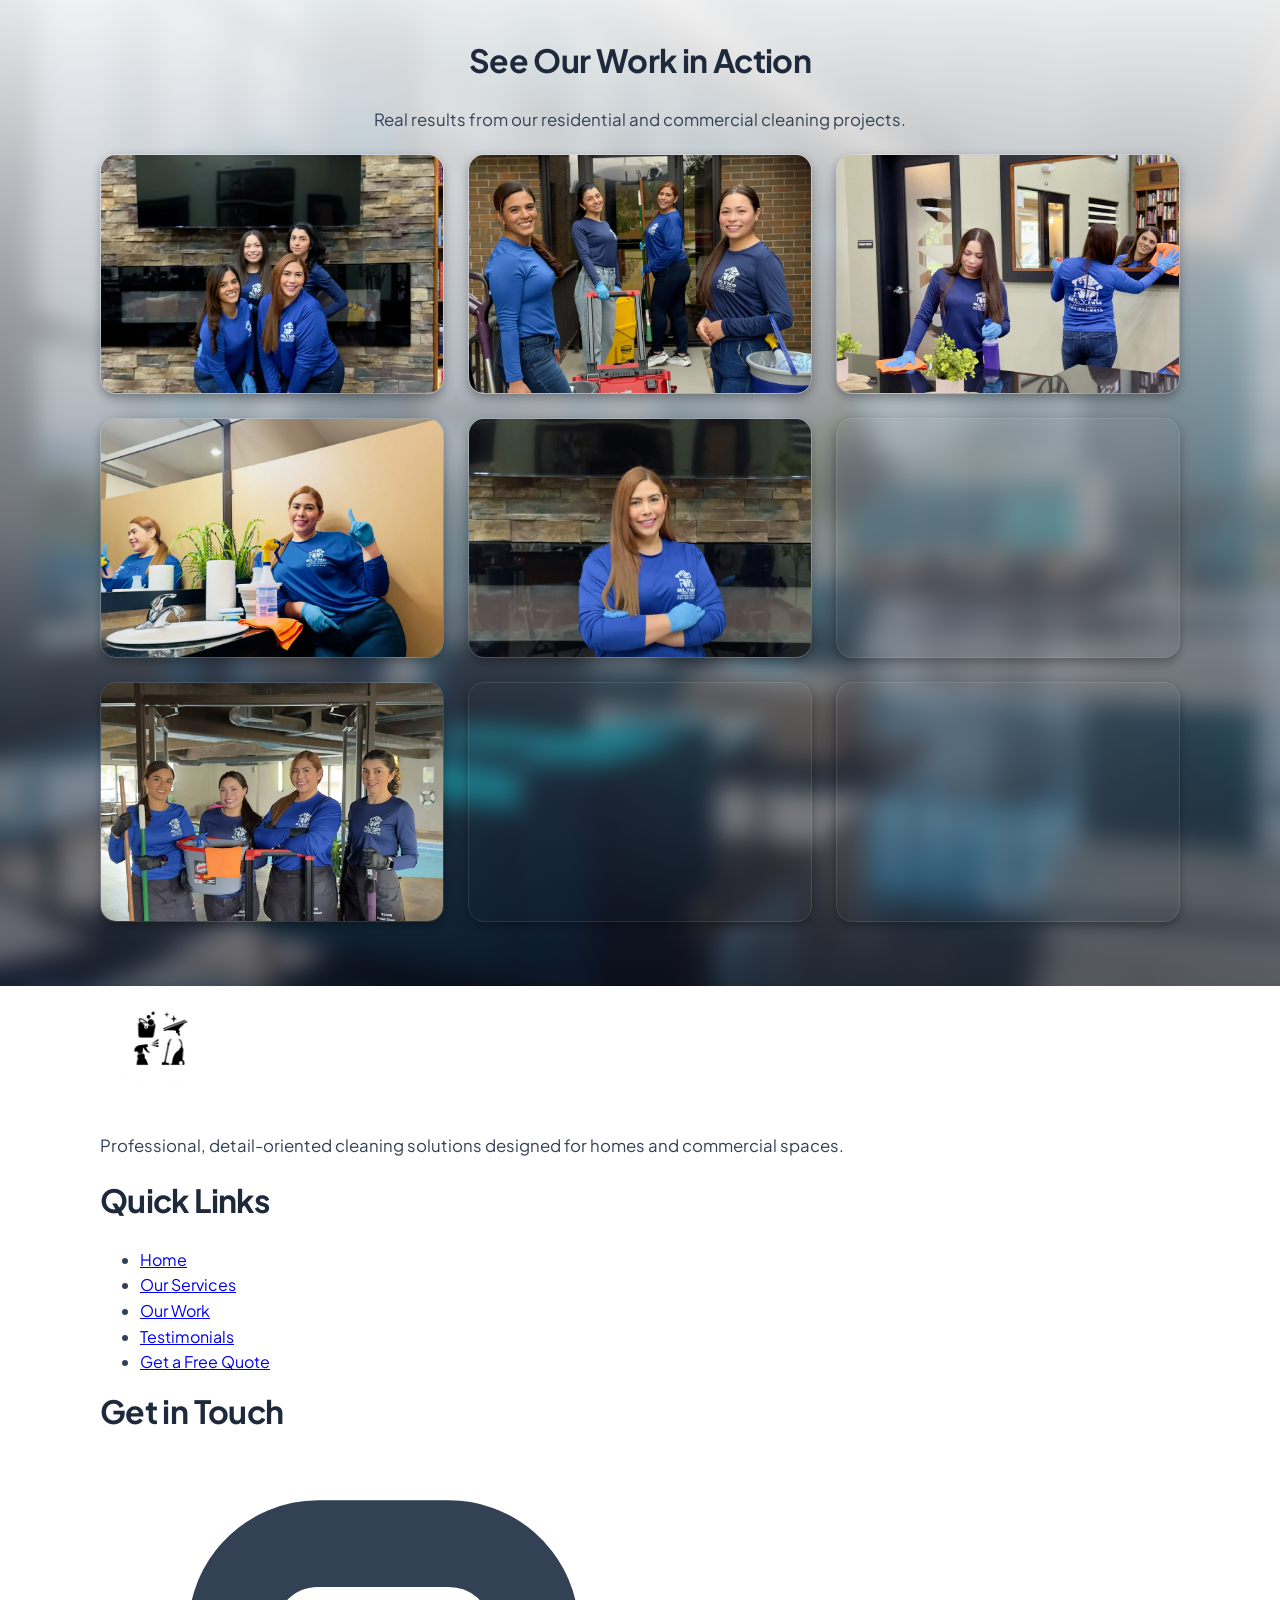
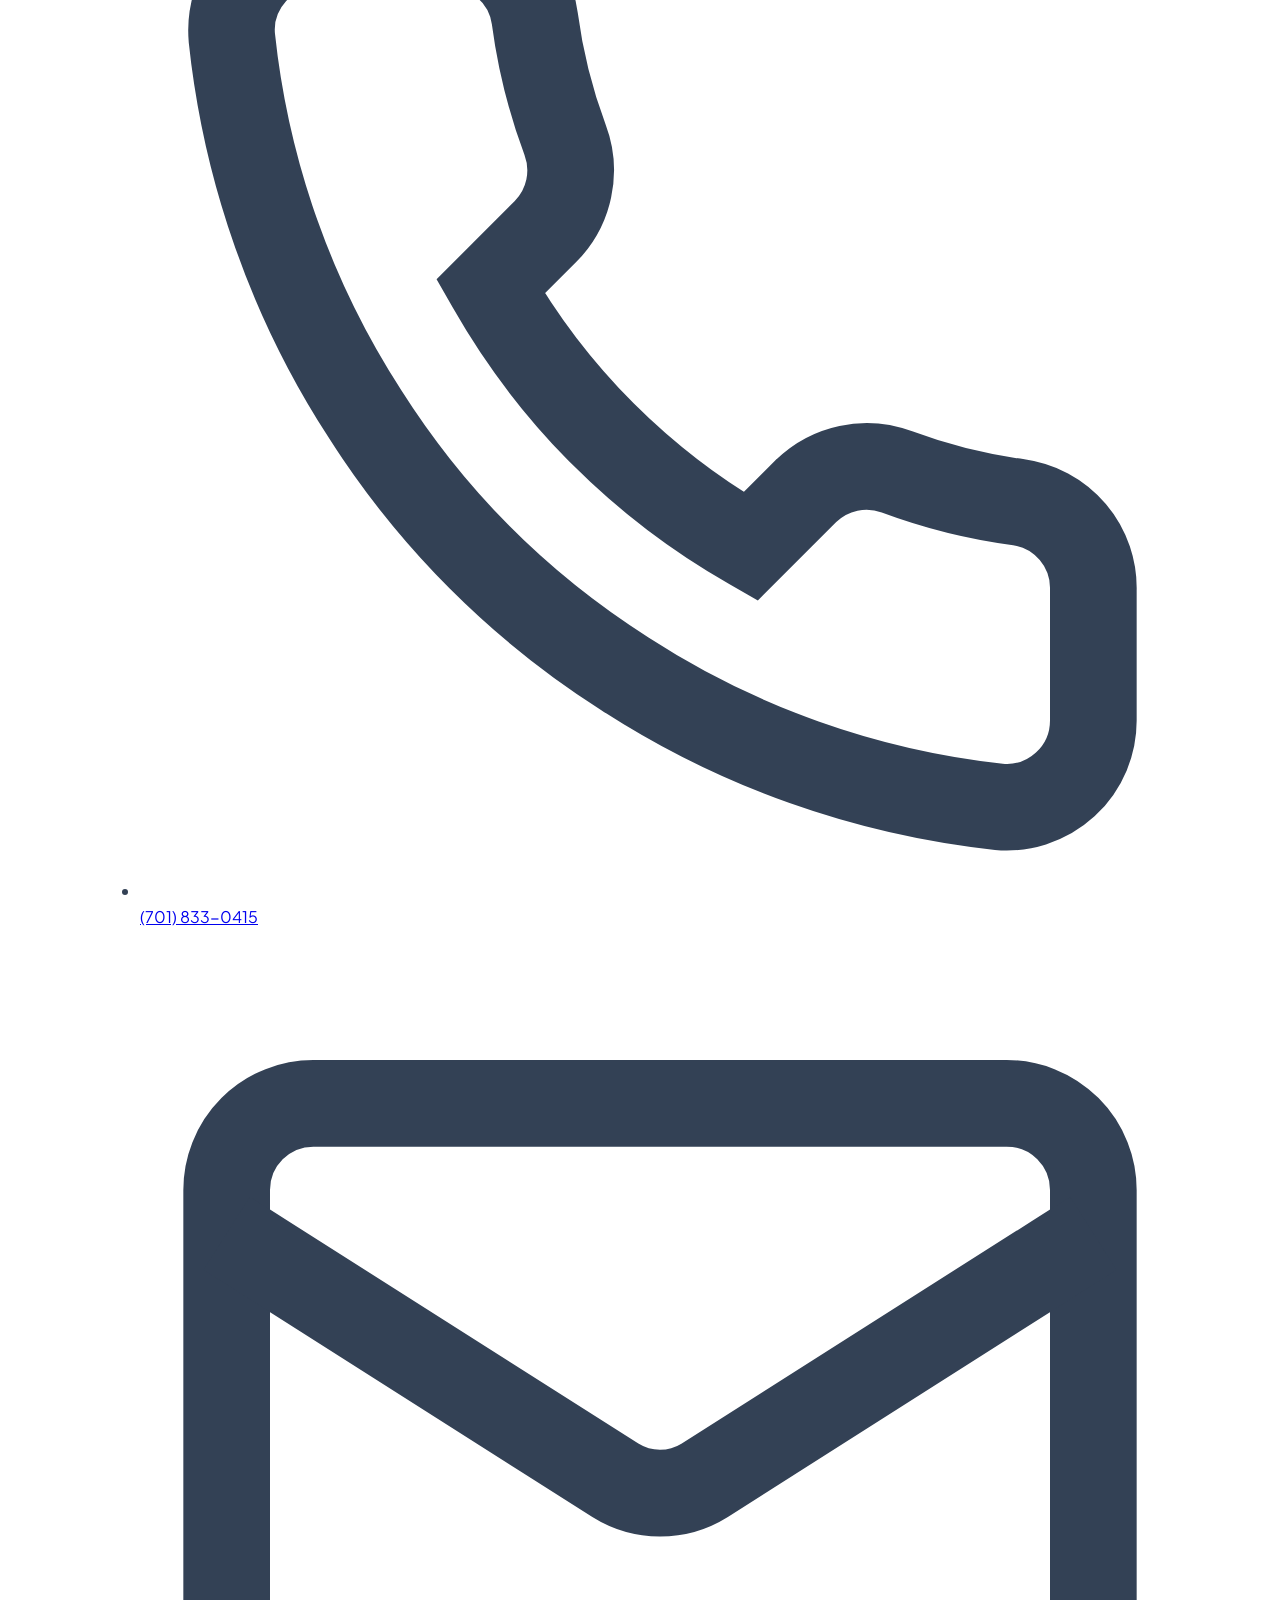
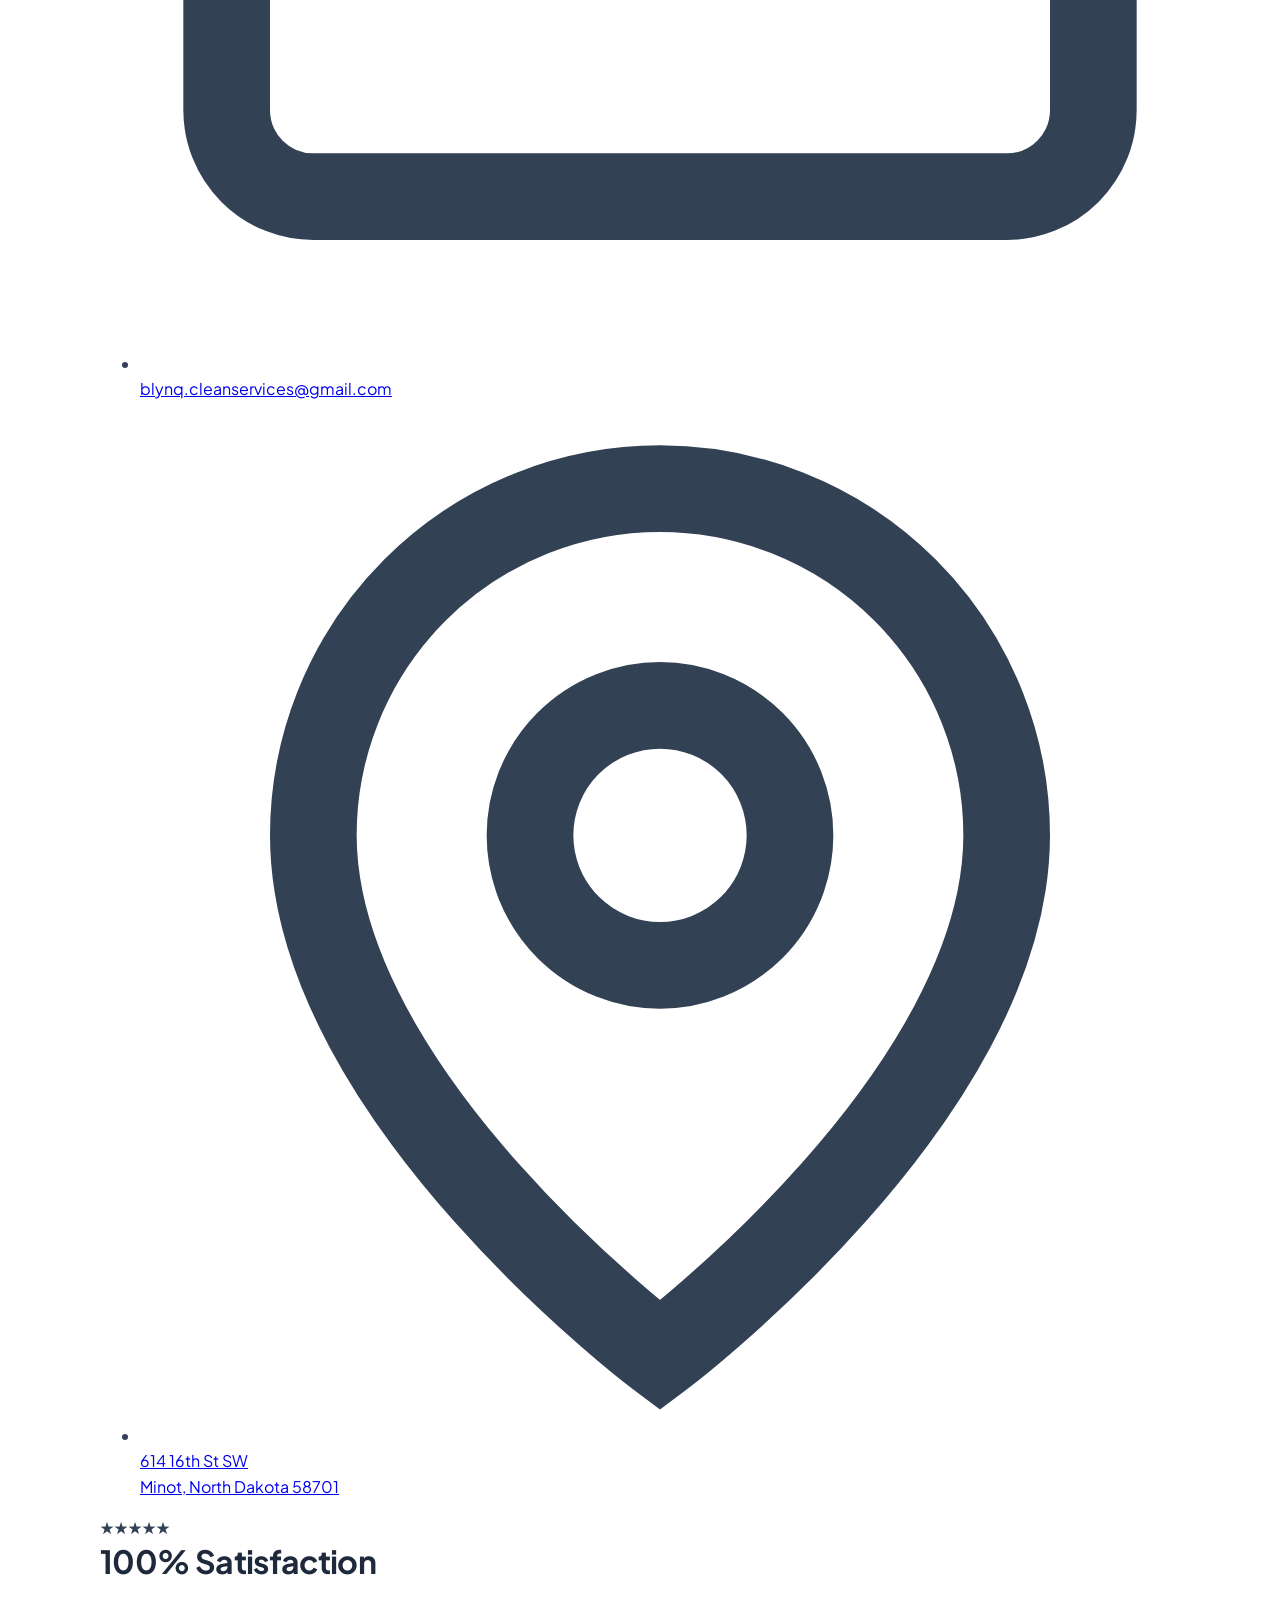
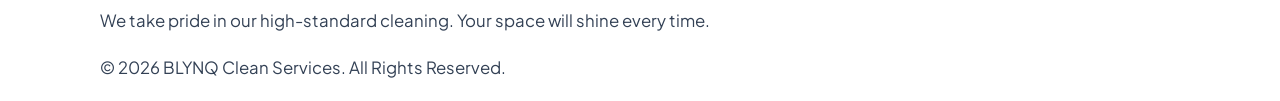
<file: Home/index.html>
<!DOCTYPE html>
<html lang="en">
<head>
    <meta charset="UTF-8">
    <meta name="viewport" content="width=device-width, initial-scale=1.0">
    <title>BLYNQ "SMART CLEAN" - Professional Cleaning Services</title>
    <meta name="description" content="Professional residential and commercial cleaning by BLYNQ Smart Clean. Deep cleaning, move-in/move-out, post-construction, weekly or monthly maintenance and trash can cleaning. 15% off your first service.">
    <link rel="icon" type="image/svg+xml" href="../BLYNQ%20LLC%20SVG.svg">
    <link rel="apple-touch-icon" href="../Blynq-logo.jpg">

    <!-- Open Graph: og:url y og:image deben ser URLs absolutas cuando el sitio tenga dominio -->
    <meta property="og:type" content="website">
    <meta property="og:site_name" content="BLYNQ Smart Clean">
    <meta property="og:title" content="BLYNQ &quot;SMART CLEAN&quot; - Professional Cleaning Services">
    <meta property="og:description" content="Professional cleaning designed to leave your spaces fresh, bright, and spotless. 15% off your first service.">
    <meta property="og:image" content="../banner-hero-1.webp">
    <meta property="og:image:width" content="1280">
    <meta property="og:image:height" content="720">
    <meta property="og:image:alt" content="BLYNQ Smart Clean professional cleaning service">
    <meta name="twitter:card" content="summary_large_image">
    <link rel="preconnect" href="https://fonts.googleapis.com">
    <link rel="preconnect" href="https://fonts.gstatic.com" crossorigin>
    <link href="https://fonts.googleapis.com/css2?family=Outfit:wght@600;700;800;900&family=Plus+Jakarta+Sans:wght@400;500;600;700&display=swap" rel="stylesheet">
    <link rel="stylesheet" href="./style-home.css">
    <script type="application/ld+json">
    {
      "@context": "https://schema.org",
      "@type": "LocalBusiness",
      "name": "BLYNQ Clean Services LLC",
      "alternateName": "BLYNQ Smart Clean",
      "telephone": "+1-701-833-0415",
      "email": "blynq.cleanservices@gmail.com",
      "address": {
        "@type": "PostalAddress",
        "streetAddress": "614 16th St SW",
        "addressLocality": "Minot",
        "addressRegion": "ND",
        "postalCode": "58701",
        "addressCountry": "US"
      },
      "areaServed": "Minot, ND and surrounding areas"
    }
    </script>
</head>

<body>

    <!-- HEADER / NAVIGATION -->
<header>
  <div class="boxer">   
    <div class="logo">
        <img src="../BLYNQ LLC SVG.svg" width="120" height="120" alt="BLYNQ Smart Clean Logo"> 
    </div>

    <!-- Botón Hamburguesa para Mobile -->
    <button class="menu-toggle" aria-label="Open menu" aria-controls="nav-menu" aria-expanded="false">
        <span></span>
        <span></span>
        <span></span>
    </button>

    <!-- Contenedor de Navegación -->
    <nav class="nav-menu" id="nav-menu">
        <ul>
            <li><a href="#hero">Home</a></li>
            <li><a href="#services">Services</a></li>
            <li><a href="#gallery">About Us</a></li>
            <li><a href="../Contacto/contacto.html#contact">Contact Us</a></li>
        </ul>

        <!-- Botón de Contacto dentro del nav para móvil -->
        <div class="header-contact">
            <a href="https://wa.me/17018330415?text=Hi%20BLYNQ%2C%20I%27d%20like%20a%20cleaning%20quote." target="_blank" rel="noopener" aria-label="Chat with us on WhatsApp at (701) 833-0415"><svg aria-hidden="true" focusable="false" viewBox="0 0 24 24" fill="currentColor"><path d="M17.472 14.382c-.297-.149-1.758-.867-2.03-.967-.273-.099-.471-.148-.67.15-.197.297-.767.966-.94 1.164-.173.199-.347.223-.644.075-.297-.15-1.255-.463-2.39-1.475-.883-.788-1.48-1.761-1.653-2.059-.173-.297-.018-.458.13-.606.134-.133.298-.347.446-.52.149-.174.198-.298.298-.497.099-.198.05-.371-.025-.52-.075-.149-.669-1.612-.916-2.207-.242-.579-.487-.5-.669-.51-.173-.008-.371-.01-.57-.01-.198 0-.52.074-.792.372-.272.297-1.04 1.016-1.04 2.479 0 1.462 1.065 2.875 1.213 3.074.149.198 2.096 3.2 5.077 4.487.709.306 1.262.489 1.694.625.712.227 1.36.195 1.871.118.571-.085 1.758-.719 2.006-1.413.248-.694.248-1.289.173-1.413-.074-.124-.272-.198-.57-.347m-5.421 7.403h-.004a9.87 9.87 0 0 1-5.031-1.378l-.361-.214-3.741.982.998-3.648-.235-.374a9.86 9.86 0 0 1-1.51-5.26c.001-5.45 4.436-9.884 9.888-9.884 2.64 0 5.122 1.03 6.988 2.898a9.825 9.825 0 0 1 2.893 6.994c-.003 5.45-4.437 9.884-9.885 9.884m8.413-18.297A11.815 11.815 0 0 0 12.05 0C5.495 0 .16 5.335.157 11.892c0 2.096.547 4.142 1.588 5.945L.057 24l6.305-1.654a11.882 11.882 0 0 0 5.683 1.448h.005c6.554 0 11.89-5.335 11.893-11.893a11.821 11.821 0 0 0-3.48-8.413Z"/></svg><span>(701) 833-0415</span></a>
        </div>
    </nav>
  </div>  
</header>

    <main>
        <!-- SECTION 1: HERO -->
        <section id="hero" class="hero-section full-bg">
            <div class="boxer">
                <div class="grid align-items-center">
                    
                    <!-- COLUMNA IZQUIERDA: Contenido -->
                    <div class="col-4 col-lg-6 hero-content">
                        <span class="promo-badge">Serving Minot & Surrounding Areas</span>
                        
                        <h1>ARE YOU LOOKING FOR CLEANING SERVICES?</h1>
                        
                        <p class="hero-description">
                            Professional cleaning designed to leave your spaces fresh, bright, and spotless. 
                            Led by Blanqui De Knight, Owner & Cleaning Specialist.
                        </p>
                        
                        <div class="hero-cta">
                            <a href="../Contacto/contacto.html#contact" class="btn btn-primary">Contact Us</a>
                            <a href="tel:7018330415" class="phone-link">
                                <svg aria-hidden="true" focusable="false" width="20" height="20" viewBox="0 0 24 24" fill="currentColor">
                                    <path d="M6.62 10.79a15.053 15.053 0 006.59 6.59l2.2-2.2c.27-.27.67-.36 1.02-.24 1.12.37 2.33.57 3.57.57.55 0 1 .45 1 1V20c0 .55-.45 1-1 1-9.39 0-17-7.61-17-17 0-.55.45-1 1-1h3.5c.55 0 1 .45 1 1 0 1.25.2 2.45.57 3.57.11.35.03.74-.25 1.02l-2.2 2.2z"/>
                                </svg>
                                <span>(701) 833-0415</span>
                            </a>
                        </div>

                        <div class="hero-trust-badges">
                            <span class="trust-item"><span class="check-icon" aria-hidden="true">✓</span> 100% Guaranteed</span>
                            <span class="trust-item"><span class="check-icon" aria-hidden="true">✓</span> Insured & Bonded</span>
                            <span class="trust-item"><span class="check-icon" aria-hidden="true">✓</span> Detailed &amp; Fast Service</span>
                        </div>
                    </div>

                    <!-- COLUMNA DERECHA: vacía a propósito para dejar ver la imagen de fondo (se oculta en móvil) -->
                    <div class="col-4 col-lg-6 hero-media-wrapper">
                    </div>

                </div>
            </div>
        </section>

        
        <!-- SECTION 2: TRUST & CERTIFICATIONS -->
<section id="certifications" class="py-section-sm">
  <div class="boxer">
    <div class="certifications-wrapper">
      
      <!-- Lado Derecho (desktop): Copy y Puntos de Confianza. Va primero en el HTML para que el h2 preceda a los h3 -->
      <div class="certifications-info">
        <span class="promo-badge">Certified Quality</span>
        <h2>Vetted, Trained & Officially Certified</h2>
        
        <div class="trust-check-list">
          <div class="trust-check-item">
            <svg aria-hidden="true" focusable="false" viewBox="0 0 24 24" fill="none" stroke="currentColor" stroke-width="2.5"><polyline points="20 6 9 17 4 12"/></svg>
            <span>100% Background Checked & Vetted</span>
          </div>
          <div class="trust-check-item">
            <svg aria-hidden="true" focusable="false" viewBox="0 0 24 24" fill="none" stroke="currentColor" stroke-width="2.5"><polyline points="20 6 9 17 4 12"/></svg>
            <span>Fully Insured & Bonded Protection</span>
          </div>
        </div>
      </div>

      <!-- Lado Izquierdo (desktop): Tarjetas de Insignias Oficiales -->
      <div class="certifications-grid">
        
        <!-- Insignia 1: Miembro AHCA -->
        <div class="cert-card">
          <div class="cert-img-container">
            <img src="../AHCA MEMBER SIGN.webp" alt="AHCA Member Seal" class="cert-badge-img" width="1125" height="1125" loading="lazy">
          </div>
          <div class="cert-details">
            <h3>AHCA Official Member</h3>
            <p>Recognized voice of premier cleaning professionals worldwide.</p>
          </div>
        </div>

        <!-- Insignia 2: Cornerstone Certification -->
        <div class="cert-card">
          <div class="cert-img-container">
            <img src="../INSIGNIA.webp" alt="AHCA Cornerstone Certification Badge" class="cert-badge-img" width="1994" height="1122" loading="lazy">
          </div>
          <div class="cert-details">
            <h3>Cornerstone Certified</h3>
            <p>Advanced training in cleaning chemistry, history, and safety protocols.</p>
          </div>
        </div>

      </div>

    </div>
  </div>
</section>
               


<!-- SECTION 3: SERVICES (BENTO BOX - DIAGONAL HIGHLIGHTS) -->
<section id="services" class="py-section">
  <div class="boxer">    
    <div class="section-header text-center">
      <span class="promo-badge">What We Do</span>
      <h2>Our Cleaning Services</h2>
      <p class="section-subtitle">Tailored cleaning solutions for homes, offices, and special projects.</p>
    </div>

    <!-- Grid de Servicios (Estilo Bento Box) -->
    <div class="services-grid bento-layout">

      <!-- 1. DESTACADO VERTICAL (Move-In / Move-Out) -->
      <article class="service-card bento-tall bento-featured">
        
        <h3>Move-In / Move-Out</h3>
        <p class="flex-cero">Seamless transitions to get property fresh and ready for immediate occupancy. Perfect for landlords and new homeowners.</p>
        <img src="../movein-moveout-web.webp" alt="Move-In / Move-Out Service" class="featured-service-img flex-uno" width="560" height="485" loading="lazy">
        <a href="../Contacto/contacto.html#contact" class="service-link">Get a Quote &rarr;</a>
      </article>

      <!-- 2. RESIDENTIAL (Ancho) -->
      <article class="service-card bento-wide">
        <div class="service-icon">
          <svg aria-hidden="true" focusable="false" viewBox="0 0 24 24" fill="none" stroke="currentColor" stroke-width="2"><path d="m3 9 9-7 9 7v11a2 2 0 0 1-2 2H5a2 2 0 0 1-2-2z"/><polyline points="9 22 9 12 15 12 15 22"/></svg>
        </div>
        <h3>Residential Cleaning</h3>
        <p>Tailored home cleaning for freshness and comfort. Book a one-time clean or set up weekly or monthly maintenance that fits your family's routine.</p>
        <a href="../Contacto/contacto.html#contact" class="service-link">Get a Quote &rarr;</a>
      </article>

      <!-- 3. DEEP CLEANING (Normal) -->
      <article class="service-card">
        <div class="service-icon">
          <svg aria-hidden="true" focusable="false" viewBox="0 0 24 24" fill="none" stroke="currentColor" stroke-width="2"><path d="M9.937 15.5A2 2 0 0 0 8.5 14.063l-6.135-1.582a.5.5 0 0 1 0-.962L8.5 9.936A2 2 0 0 0 9.937 8.5l1.582-6.135a.5.5 0 0 1 .963 0L14.063 8.5A2 2 0 0 0 15.5 9.937l6.135 1.581a.5.5 0 0 1 0 .964L15.5 14.063a2 2 0 0 0-1.437 1.437l-1.582 6.135a.5.5 0 0 1-.963 0z"/><path d="M20 3v4M22 5h-4M4 17v2M5 18H3"/></svg>
        </div>
        <h3>Deep Cleaning</h3>
        <p>Thorough sanitization for every hidden corner.</p>
        <a href="../Contacto/contacto.html#contact" class="service-link">Get a Quote &rarr;</a>
      </article>

      <!-- 4. POST-CONSTRUCTION (Normal) -->
      <article class="service-card">
        <div class="service-icon">
          <svg aria-hidden="true" focusable="false" viewBox="0 0 24 24" fill="none" stroke="currentColor" stroke-width="2"><path d="M10 10V5a1 1 0 0 1 1-1h2a1 1 0 0 1 1 1v5"/><path d="M14 6a6 6 0 0 1 6 6v3"/><path d="M4 15v-3a6 6 0 0 1 6-6"/><rect width="20" height="4" x="2" y="15" rx="1"/></svg>
        </div>
        <h3>Post-Construction</h3>
        <p>Comprehensive dust and debris removal.</p>
        <a href="../Contacto/contacto.html#contact" class="service-link">Get a Quote &rarr;</a>
      </article>

      <!-- 5. POST-RENOVATION (Normal) -->
      <article class="service-card">
        <div class="service-icon">
          <svg aria-hidden="true" focusable="false" viewBox="0 0 24 24" fill="none" stroke="currentColor" stroke-width="2"><path d="m15 12-8.5 8.5c-.83.83-2.17.83-3 0 0 0 0 0 0 0a2.12 2.12 0 0 1 0-3L12 9"/><path d="M17.64 3.64a2.5 2.5 0 0 1 3.53 3.53l-2.09 2.09-3.53-3.53 2.09-2.09z"/></svg>
        </div>
        <h3>Post-Renovation</h3>
        <p>Detail-oriented cleanup following remodeling.</p>
        <a href="../Contacto/contacto.html#contact" class="service-link">Get a Quote &rarr;</a>
      </article>

      <!-- 6. DESTACADO ANCHO (Office & Commercial) -->
      <article class="service-card-2 bento-wide bento-featured grid-fluid">
        <div class="d-flex-col">
           <h3>Office & Commercial</h3>
           <p class="flex-uno">Professional scheduled cleaning to keep your workplace hygienic and spotless. A clean office boosts productivity and leaves a great impression.</p>
           <a href="../Contacto/contacto.html#contact" class="service-link">Get a Quote &rarr;</a>
        </div>
        
        <div class="imagen-contenedor">
          <img src="../office-commercial-web.webp" alt="Office & Commercial Cleaning Service" class="featured-service-img" width="633" height="669" loading="lazy">
        </div>

      </article>

    </div>

    <!-- Servicio 7: Banner Horizontal (Trash Can Cleaning) -->
    <div class="recurring-banner">
      <div class="recurring-icon">
        <svg aria-hidden="true" focusable="false" viewBox="0 0 24 24" fill="none" stroke="currentColor" stroke-width="2"><path d="M3 6h18M19 6v14c0 1-1 2-2 2H7c-1 0-2-1-2-2V6M8 6V4c0-1 1-2 2-2h4c1 0 2 1 2 2v2M10 11v6M14 11v6"/></svg>
      </div>
      <div class="recurring-text">
        <h3>Trash Can Cleaning</h3>
        <p class="flex-uno">Professional trash can cleaning and sanitizing that removes dirt, grime, odors, and buildup, leaving your bins fresh and hygienic.</p>
        <a href="../Contacto/contacto.html#contact" class="service-link">Get a Quote &rarr;</a>
      </div>
    </div>

  </div>    
</section>


<!-- SECTION 4: CLIENT LOGOS 
<section id="client-logos" class="py-section">
  <div class="boxer">
    <h2>Trusted by Local Homes &amp; Commercial Spaces</h2>
    <div class="carousel" data-speed="40">
      <div class="carousel-track">
        <div class="logo-item"><img src="../logo1.png" alt="Client Logo 1"></div>
        <div class="logo-item"><img src="../logo2.png" alt="Client Logo 2"></div>
        <div class="logo-item"><img src="../logo3.png" alt="Client Logo 3"></div>
        <div class="logo-item"><img src="../logo4.png" alt="Client Logo 4"></div>
      </div>
    </div>
  </div>
</section>
-->

        <!-- SECTION 5: CALL TO ACTION #1 --> 
        <section id="cta-banner-1" class="py-section"> 
          <div class="boxer"> 
            <div class="cta-content text-center">
              <span class="cta-badge">Limited Time Offer</span>
              <h2>Claim 15% OFF Your First Service</h2> 
              <p>Get professional cleaning for your home or office at an unbeatable value.</p>    
              <div class="cta-action-wrapper">
                <a href="../Contacto/contacto.html#contact" class="btn btn-white">Contact Us</a> 
                <span class="cta-note">*No contracts required. Instant free estimate.</span> 
              </div>
            </div>
          </div> 
        </section>

<!-- SECTION 6: TESTIMONIALS -->
<section id="testimonials" class="testimonials-section">
    <div class="boxer">
        <div class="section-title text-center">
            <span class="promo-badge">Testimonials</span>
            <h2>What Our Clients Say About BLYNQ</h2>
            <p class="section-subtitle">Real feedback from satisfied home and business owners.</p>
        </div>

        <div class="testimonials-grid">
            
            <!-- Card 1 -->
            <div class="testimonial-item p-2">
                <div class="testimonial-box">
                    <span class="quote-mark" aria-hidden="true">“</span>
                    <div class="testimonial-text-container" style="max-height: 180px; overflow-y: auto; padding-right: 8px;">
                        <p class="testimonial-text">
                            I have had such a great experience working with Blynq Cleaning! They have been cleaning our apartment communities and our vacant apartments for over a year now. I can always count on them to do a great job! They are reliable, easy to work with, and really pay attention to the little details. Our vacant apartments look and smell so much better after they’ve been through them, and it makes my job so much easier knowing I can trust them to get the job done right. I would absolutely recommend Blynq Cleaning!
                        </p>
                    </div>
                    <div class="testimonial-author">
                        <span class="author-role">Monarch Investment and Management Group</span>
                        <p class="author-name">Caela Donovan</p>
                    </div>
                </div>
            </div>

            <!-- Card 2 -->
            <div class="testimonial-item p-2">
                <div class="testimonial-box">
                    <span class="quote-mark" aria-hidden="true">“</span>
                    <div class="testimonial-text-container" style="max-height: 180px; overflow-y: auto; padding-right: 8px;">
                        <p class="testimonial-text">
                            Blanqui is absolutely amazing to work with! She consistently goes above and beyond with every move out clean and puts so much care and attention into her work. Our apartments look spotless when she is finished, and we can always count on her to get the job done right. She is reliable, hardworking, professional, and truly takes pride in what she does. We appreciate Blanqui so much and are incredibly grateful for everything she does to help us keep our apartments looking their best.
                        </p>
                    </div>
                    <div class="testimonial-author">
                        <span class="author-role">Property Manager, Monarch Investment and Management</span>
                        <p class="author-name">Kylie</p>
                    </div>
                </div>
            </div>

            <!-- Card 3 -->
            <div class="testimonial-item p-2">
                <div class="testimonial-box">
                    <span class="quote-mark" aria-hidden="true">“</span>
                    <div class="testimonial-text-container" style="max-height: 180px; overflow-y: auto; padding-right: 8px;">
                        <p class="testimonial-text">
                            Blanqui is such an amazing cleaner and person! She really turned our space around so quickly and will go the whole 9 yards! Very efficient and the sweetest human you will ever meet! Don’t miss out and book her!!!
                        </p>
                    </div>
                    <div class="testimonial-author">
                        <span class="author-role">Commercial Client</span>
                        <p class="author-name">Bridgette Morgan</p>
                    </div>
                </div>
            </div>

        </div>
    </div>
</section>

        <!-- SECTION 7: PHOTO GALLERY -->
        <section id="gallery" class="py-section">
          <div class="boxer">    
            <div class="section-header text-center">
              <h2>See Our Work in Action</h2>
              <p class="section-subtitle">Real results from our residential and commercial cleaning projects.</p>
            </div>
            
            <div class="gallery-grid">
              <div class="gallery-card"><img src="../Galeria/web/Galeria-1.webp" alt="BLYNQ cleaning team smiling in a client living room" width="1200" height="675" loading="lazy" decoding="async"></div>
              <div class="gallery-card"><img src="../Galeria/web/Galeria-2.webp" alt="BLYNQ team arriving with cleaning cart and supplies" width="1200" height="675" loading="lazy" decoding="async"></div>
              <div class="gallery-card"><img src="../Galeria/web/Galeria-3.webp" alt="BLYNQ cleaners wiping surfaces and a mirror in an office" width="1200" height="675" loading="lazy" decoding="async"></div>
              <div class="gallery-card"><img src="../Galeria/web/Galeria-4.webp" alt="BLYNQ cleaner after sanitizing a bathroom sink" width="1200" height="666" loading="lazy" decoding="async"></div>
              <div class="gallery-card"><img src="../Galeria/web/Galeria-8.webp" alt="BLYNQ cleaning specialist in uniform" width="1200" height="675" loading="lazy" decoding="async"></div>
              <div class="gallery-card gallery-card--portrait"><img src="../Galeria/web/Galeria-5.webp" alt="BLYNQ cleaner washing high windows by an indoor pool" width="675" height="1200" loading="lazy" decoding="async"></div>
              
              <div class="gallery-card"><img src="../Galeria/web/Galeria-6.webp" alt="BLYNQ team with mops and cleaning cart at an indoor pool" width="1200" height="1024" loading="lazy" decoding="async"></div>
              <div class="gallery-card"><img src="../Galeria/web/Galeria-7.webp" alt="BLYNQ cleaning team posing together in a finished room" width="1200" height="675" loading="lazy" decoding="async"></div>
              
              <div class="gallery-card"><img src="../Galeria/web/Galeria-9.webp" alt="BLYNQ cleaning team in uniform and gloves" width="1200" height="740" loading="lazy" decoding="async"></div>
            </div>
          </div>   
        </section>

    </main>

    <!-- FOOTER -->
    <footer id="main-footer">
      <div class="boxer">
        <!-- Grid Principal del Footer -->
        <div class="footer-grid">
          
          <!-- Columna 1: Marca & Dueña -->
          <div class="footer-col footer-brand-col">
            <p class="footer-logo"><img src="../logo-white.webp" width="120" height="120" alt="BLYNQ Smart Clean Logo"></p>
            <p class="footer-tagline">Professional, detail-oriented cleaning solutions designed for homes and commercial spaces.</p>
          </div>

          <!-- Columna 2: Enlaces Rápidos -->
          <div class="footer-col">
            <h2 class="footer-heading">Quick Links</h2>
            <ul class="footer-links">
              <li><a href="#hero">Home</a></li>
              <li><a href="#services">Our Services</a></li>
              <li><a href="#gallery">Our Work</a></li>
              <li><a href="#testimonials">Testimonials</a></li>
              <li><a href="../Contacto/contacto.html#contact">Get a Free Quote</a></li>
            </ul>
          </div>

          <!-- Columna 3: Información de Contacto Directo -->
          <div class="footer-col">
            <h2 class="footer-heading">Get in Touch</h2>
            <ul class="footer-contact">
              <li>
                <svg aria-hidden="true" focusable="false" viewBox="0 0 24 24" fill="none" stroke="currentColor" stroke-width="2"><path d="M22 16.92v3a2 2 0 0 1-2.18 2 19.79 19.79 0 0 1-8.63-3.07 19.5 19.5 0 0 1-6-6 19.79 19.79 0 0 1-3.07-8.67A2 2 0 0 1 4.11 2h3a2 2 0 0 1 2 1.72 12.84 12.84 0 0 0 .7 2.81 2 2 0 0 1-.45 2.11L8.09 9.91a16 16 0 0 0 6 6l1.27-1.27a2 2 0 0 1 2.11-.45 12.84 12.84 0 0 0 2.81.7A2 2 0 0 1 22 16.92z"/></svg>
                <a href="tel:7018330415">(701) 833-0415</a>
              </li>
              <li>
                <svg aria-hidden="true" focusable="false" viewBox="0 0 24 24" fill="none" stroke="currentColor" stroke-width="2"><rect width="20" height="16" x="2" y="4" rx="2"/><path d="m22 7-8.97 5.7a1.94 1.94 0 0 1-2.06 0L2 7"/></svg>
                <a href="mailto:blynq.cleanservices@gmail.com">blynq.cleanservices@gmail.com</a>
              </li>
              <li class="contact-location">
                <svg aria-hidden="true" focusable="false" viewBox="0 0 24 24" fill="none" stroke="currentColor" stroke-width="2"><path d="M20 10c0 6-8 12-8 12s-8-6-8-12a8 8 0 0 1 16 0z"/><circle cx="12" cy="10" r="3"/></svg>
                <a href="https://www.google.com/maps/search/?api=1&amp;query=614+16th+St+SW%2C+Minot%2C+ND+58701" target="_blank" rel="noopener">614 16th St SW<br>Minot, North Dakota 58701</a>
              </li>
            </ul>
          </div>

          <!-- Columna 4: Garantía de Servicio -->
          <div class="footer-col footer-badge-col">
            <div class="footer-trust-box">
              <div class="trust-icon rating-stars" role="img" aria-label="5 out of 5 stars">★★★★★</div>
              <h2>100% Satisfaction</h2>
              <p>We take pride in our high-standard cleaning. Your space will shine every time.</p>
            </div>
          </div>

        </div>

        <!-- Sub-footer (Derechos de Autor) -->
        <div class="footer-bottom">
          <p>&copy; 2026 BLYNQ Clean Services. All Rights Reserved.</p>
          <!-- TODO: reactivar cuando existan las páginas legales
          <div class="footer-legal">
            <a href="../privacy-policy.html">Privacy Policy</a>
            <span>•</span>
            <a href="../terms-of-service.html">Terms of Service</a>
          </div>
          -->
        </div>
      </div>
    </footer>

    <script src="./funciones-home.js"></script>

</body>
</html>
</file>
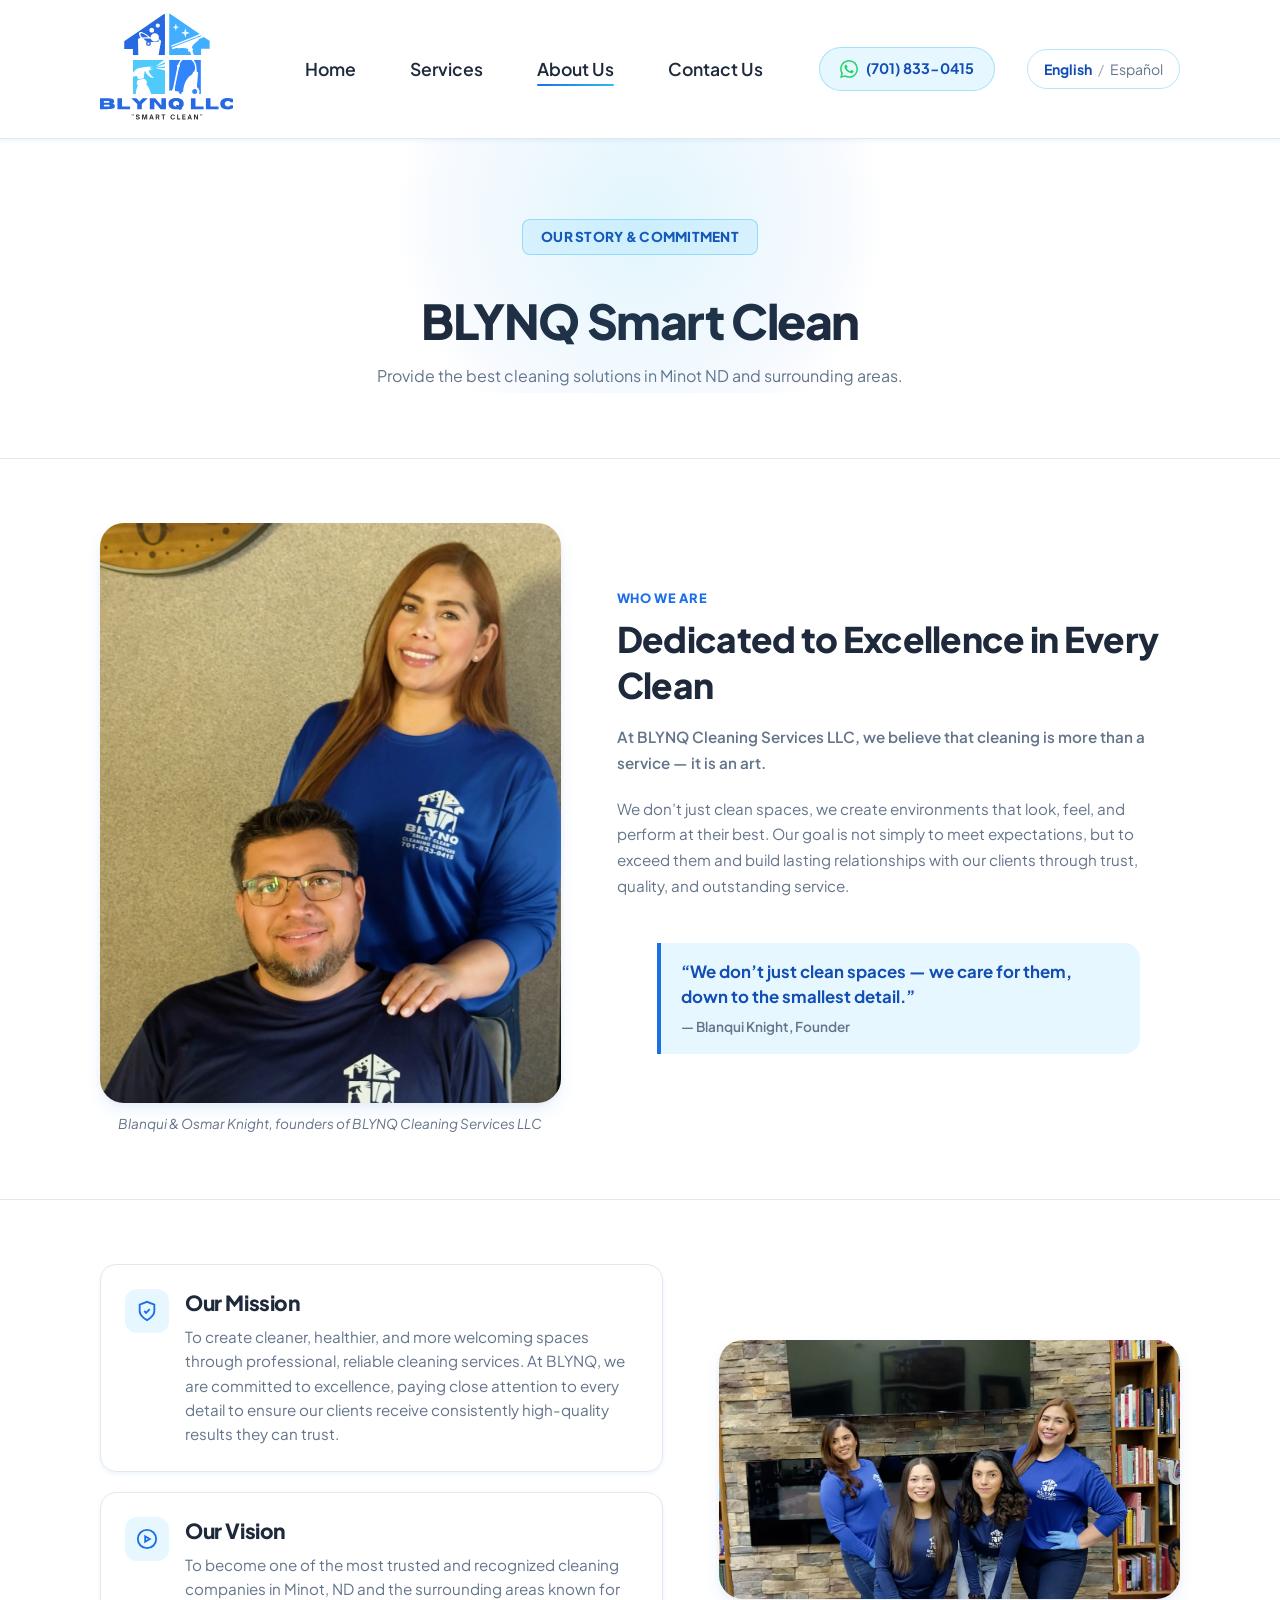
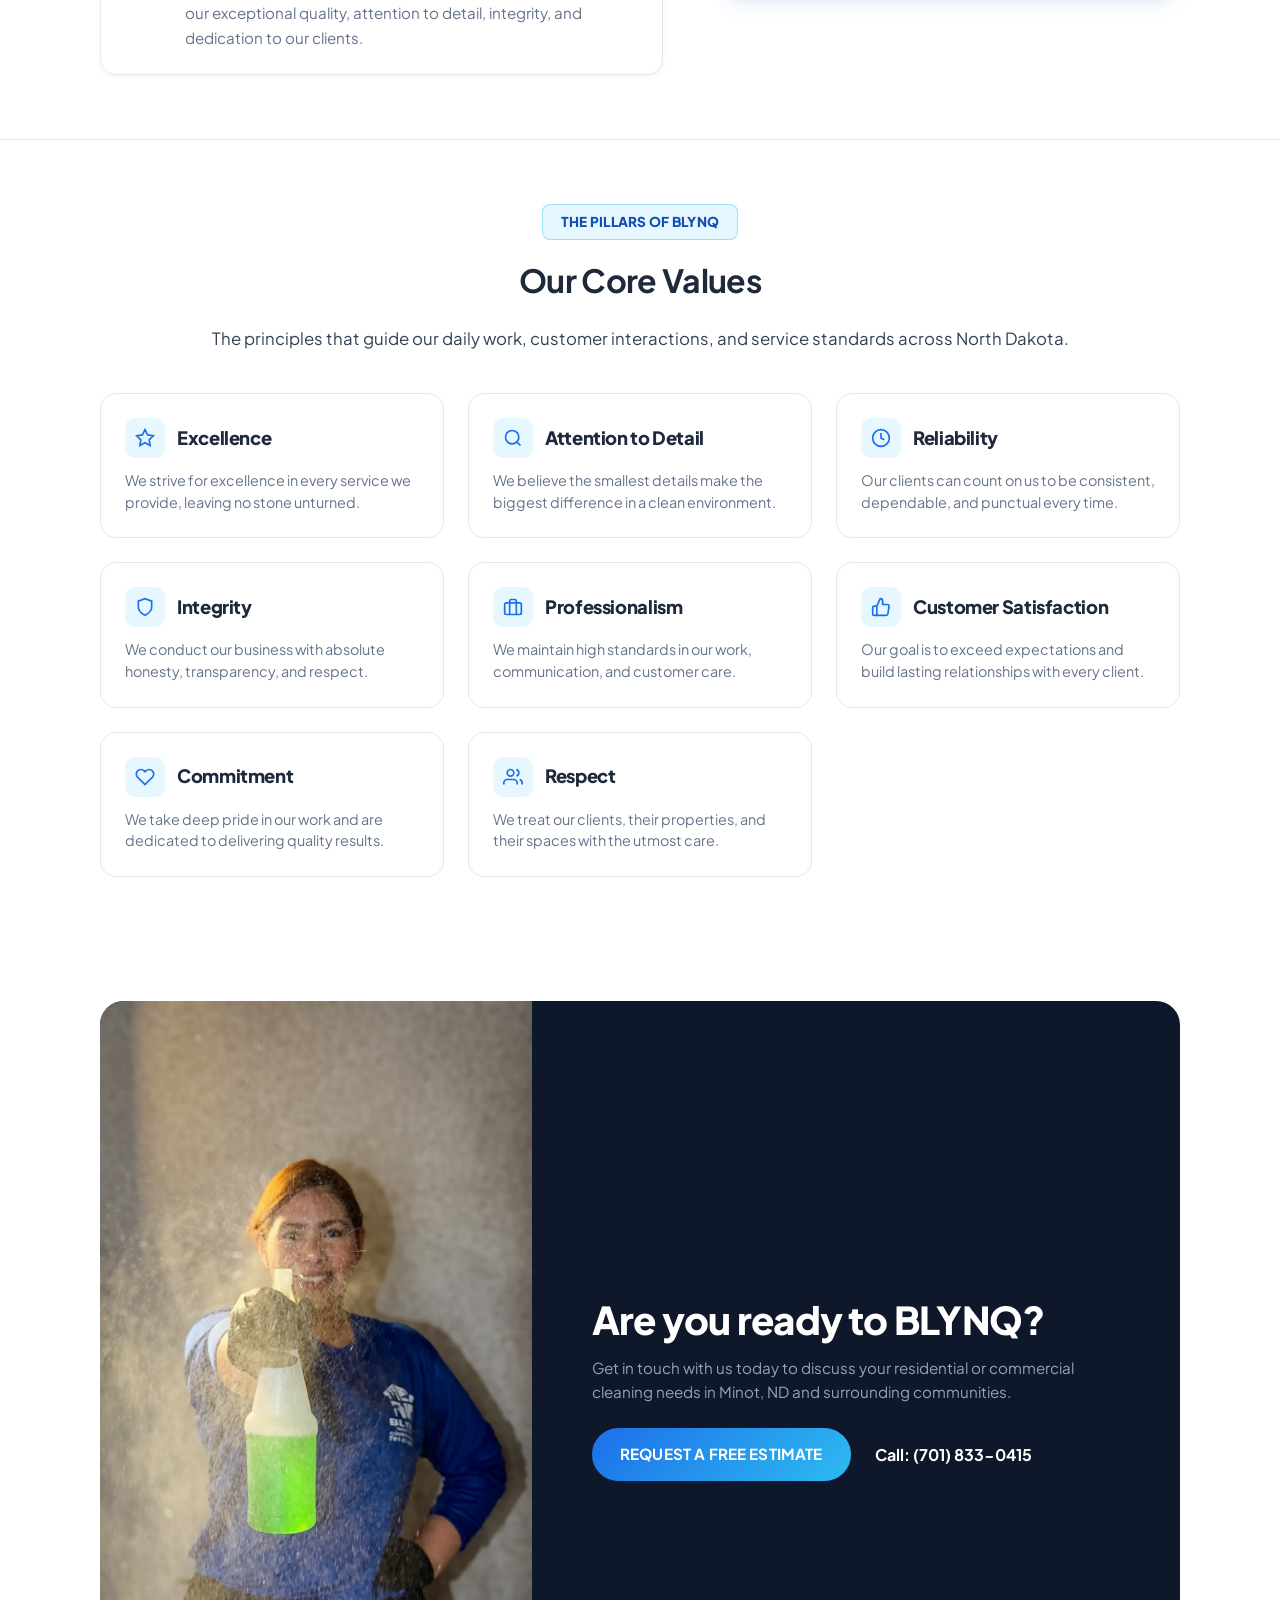
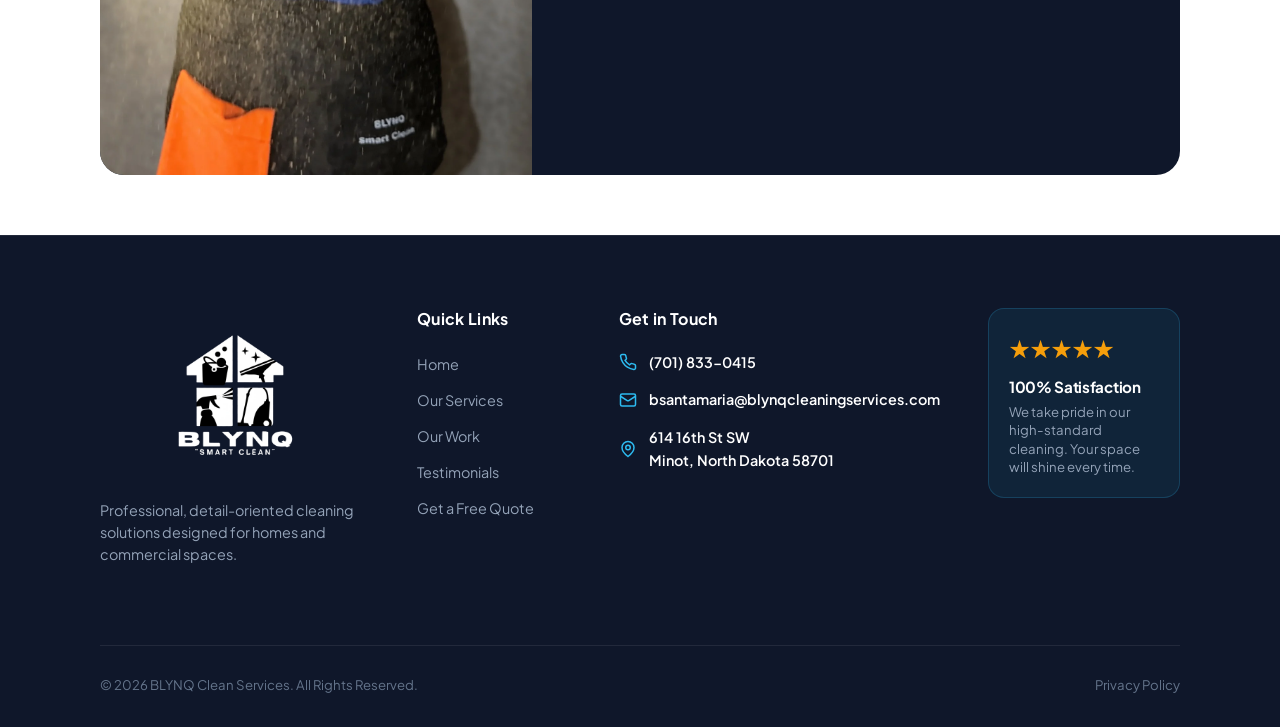
<file: about-us.html>
<!DOCTYPE html>
<html lang="en">
<head>
    <meta charset="UTF-8">
    <meta name="viewport" content="width=device-width, initial-scale=1.0">
    <title>About Us | BLYNQ "SMART CLEAN" - Minot, ND</title>
    <meta name="description" content="Learn about BLYNQ Smart Clean, our founders, mission, vision, and core values. Dedicated to high-standard residential and commercial cleaning in Minot, ND.">
    <link rel="icon" type="image/svg+xml" href="BLYNQ%20LLC%20SVG.svg">
    <link rel="apple-touch-icon" href="Blynq-logo.jpg">

    <!-- Open Graph -->
    <meta property="og:type" content="website">
    <meta property="og:site_name" content="BLYNQ Smart Clean">
    <meta property="og:title" content="About Us - BLYNQ &quot;SMART CLEAN&quot;">
    <meta property="og:description" content="Discover the story behind BLYNQ Clean Services LLC in Minot, North Dakota. Meet our team and core values.">
    <meta property="og:image" content="../about Us/Owners-1.webp">
    <meta name="twitter:card" content="summary_large_image">

    <!-- Fonts -->
    <link rel="preconnect" href="https://fonts.googleapis.com">
    <link rel="preconnect" href="https://fonts.gstatic.com" crossorigin>
    <link href="https://fonts.googleapis.com/css2?family=Outfit:wght@600;700;800;900&family=Plus+Jakarta+Sans:wght@400;500;600;700&display=swap" rel="stylesheet">
    
    <link rel="stylesheet" href="about Us/style-about-us.css?v=2">
    <link rel="stylesheet" href="Home/style-header.css?v=3">
    <link rel="stylesheet" href="Home/style-footer.css?v=2">
    
    <style>
        /* Estilo para el botón del selector de idioma */
        .lang-switcher {
            display: flex;
            align-items: center;
        }

        .lang-switcher button {
            display: inline-flex;
            align-items: center;
            justify-content: center;
            gap: 6px;
            background-color: transparent;
            color: var(--color-primary-dark, #0369a1);
            border: 1px solid rgba(45, 187, 240, 0.35);
            padding: 10px 16px;
            font-size: 0.88rem;
            font-weight: 700;
            border-radius: 99px;
            cursor: pointer;
            transition: all 0.2s ease;
        }

        .lang-switcher button:hover {
            background-color: var(--color-secondary-light, #e0f2fe);
            border-color: var(--color-secondary, #2dbbf0);
            transform: translateY(-1px);
        }
    </style>
</head>

<body data-page="about">

  <!-- HEADER (módulo reutilizable) -->
  <div id="include-header" data-root=""></div>

  <main>

    <!-- ABOUT HERO CLEAN -->
    <section class="about-hero-clean">
      <div class="boxer">
        <div class="hero-clean-content text-center">
          <span class="promo-badge" data-en="Our Story &amp; Commitment" data-es="Nuestra Historia y Compromiso">Our Story &amp; Commitment</span>
          <h1>BLYNQ Smart Clean</h1>
          <p class="hero-subtitle" data-en="Provide the best cleaning solutions in Minot ND and surrounding areas." data-es="Brindamos las mejores soluciones de limpieza en Minot, ND y sus alrededores.">
              Provide the best cleaning solutions in Minot ND and surrounding areas.
          </p>
        </div>
      </div>
    </section>

    <!-- SECTION 1: WHO WE ARE -->
    <section id="about" class="about-who-section py-section">
      <div class="boxer">
        <div class="who-grid">
          
          <figure class="who-figure">
            <div class="who-media">
              <img src="about Us/Owners-1.webp" width="700" height="1244" loading="lazy" decoding="async" alt="Founders of BLYNQ Cleaning Services LLC">
            </div>
            <figcaption class="who-caption" data-en="Blanqui &amp; Osmar Knight, founders of BLYNQ Cleaning Services LLC" data-es="Blanqui &amp; Osmar Knight, fundadores de BLYNQ Cleaning Services LLC">Blanqui &amp; Osmar Knight, founders of BLYNQ Cleaning Services LLC</figcaption>
          </figure>

          <div class="who-content">
            <span class="section-tagline" data-en="Who We Are" data-es="Quiénes Somos">Who We Are</span>
            <h2 data-en="Dedicated to Excellence in Every Clean" data-es="Dedicados a la Excelencia en Cada Limpieza">Dedicated to Excellence in Every Clean</h2>
            <p class="lead-text" data-en="At BLYNQ Cleaning Services LLC, we believe that cleaning is more than a service — it is an art." data-es="En BLYNQ Cleaning Services LLC, creemos que la limpieza es más que un servicio: es un arte.">
              At BLYNQ Cleaning Services LLC, we believe that cleaning is more than a service — it is an art.
            </p>
            <p data-en="We don’t just clean spaces, we create environments that look, feel, and perform at their best. Our goal is not simply to meet expectations, but to exceed them and build lasting relationships with our clients through trust, quality, and outstanding service." data-es="No solo limpiamos espacios, creamos ambientes que se ven, se sienten y funcionan de la mejor manera. Nuestro objetivo no es simplemente cumplir con las expectativas, sino superarlas y construir relaciones duraderas con nuestros clientes basadas en la confianza, la calidad y un servicio excepcional.">
              We don’t just clean spaces, we create environments that look, feel, and perform at their best. Our goal is not simply to meet expectations, but to exceed them and build lasting relationships with our clients through trust, quality, and outstanding service.
            </p>

            <blockquote class="owner-quote">
              <span data-en="“We don’t just clean spaces — we care for them, down to the smallest detail.”" data-es="“No solo limpiamos espacios; los cuidamos hasta el más mínimo detalle.”">“We don’t just clean spaces — we care for them, down to the smallest detail.”</span>
              <cite class="owner-quote-author" data-en="— Blanqui Knight, Founder" data-es="— Blanqui Knight, Fundadora">— Blanqui Knight, Founder</cite>
            </blockquote>
          </div>

        </div>
      </div>
    </section>

    <!-- SECTION 2: MISSION & VISION -->
    <section class="mission-vision-section py-section">
      <div class="boxer">
        <div class="mission-grid">
          
          <div class="mission-cards-wrap">
            
            <!-- Misión -->
            <div class="mv-card">
              <div class="mv-icon">
                <svg viewBox="0 0 24 24" fill="none" stroke="currentColor" stroke-width="2"><path d="M12 22s8-4 8-10V5l-8-3-8 3v7c0 6 8 10 8 10z"/><path d="m9 12 2 2 4-4"/></svg>
              </div>
              <div class="mv-body">
                <h3 data-en="Our Mission" data-es="Nuestra Misión">Our Mission</h3>
                <p data-en="To create cleaner, healthier, and more welcoming spaces through professional, reliable cleaning services. At BLYNQ, we are committed to excellence, paying close attention to every detail to ensure our clients receive consistently high-quality results they can trust." data-es="Crear espacios más limpios, saludables y acogedores a través de servicios de limpieza profesionales y confiables. En BLYNQ estamos comprometidos con la excelencia, prestando especial atención a cada detalle para garantizar resultados de alta calidad de forma constante.">
                  To create cleaner, healthier, and more welcoming spaces through professional, reliable cleaning services. At BLYNQ, we are committed to excellence, paying close attention to every detail to ensure our clients receive consistently high-quality results they can trust.
                </p>
              </div>
            </div>

            <!-- Visión -->
            <div class="mv-card">
              <div class="mv-icon">
                <svg viewBox="0 0 24 24" fill="none" stroke="currentColor" stroke-width="2"><circle cx="12" cy="12" r="10"/><path d="m10 15 5-3-5-3v6z"/></svg>
              </div>
              <div class="mv-body">
                <h3 data-en="Our Vision" data-es="Nuestra Visión">Our Vision</h3>
                <p data-en="To become one of the most trusted and recognized cleaning companies in Minot, ND and the surrounding areas known for our exceptional quality, attention to detail, integrity, and dedication to our clients." data-es="Convertirnos en una de las empresas de limpieza más confiables y reconocidas en Minot, ND y áreas circundantes, destacándonos por nuestra calidad excepcional, atención al detalle, integridad y dedicación.">
                  To become one of the most trusted and recognized cleaning companies in Minot, ND and the surrounding areas known for our exceptional quality, attention to detail, integrity, and dedication to our clients.
                </p>
              </div>
            </div>

          </div>

          <div class="mission-media">
            <img src="Galeria/web/Galeria-7.webp" width="1200" height="675" loading="lazy" decoding="async" alt="BLYNQ cleaning team posing together in a finished room">
          </div>

        </div>
      </div>
    </section>

    <!-- SECTION 3: CORE VALUES GRID -->
    <section class="core-values-section py-section">
      <div class="boxer">
        <div class="section-header text-center">
          <span class="promo-badge" data-en="The Pillars of BLYNQ" data-es="Los Pilares de BLYNQ">The Pillars of BLYNQ</span>
          <h2 data-en="Our Core Values" data-es="Nuestros Valores Principales">Our Core Values</h2>
          <p class="section-subtitle" data-en="The principles that guide our daily work, customer interactions, and service standards across North Dakota." data-es="Los principios que guían nuestro trabajo diario, la interacción con clientes y nuestros estándares de servicio en North Dakota.">
            The principles that guide our daily work, customer interactions, and service standards across North Dakota.
          </p>
        </div>

        <div class="values-grid">

          <!-- Value 1 -->
          <div class="value-card">
            <div class="value-icon">
              <svg viewBox="0 0 24 24" fill="none" stroke="currentColor" stroke-width="2"><polygon points="12 2 15.09 8.26 22 9.27 17 14.14 18.18 21.02 12 17.77 5.82 21.02 7 14.14 2 9.27 8.91 8.26 12 2"/></svg>
            </div>
            <h3 data-en="Excellence" data-es="Excelencia">Excellence</h3>
            <p data-en="We strive for excellence in every service we provide, leaving no stone unturned." data-es="Nos esforzamos por alcanzar la excelencia en cada servicio que brindamos, sin pasar por alto ningún detalle.">We strive for excellence in every service we provide, leaving no stone unturned.</p>
          </div>

          <!-- Value 2 -->
          <div class="value-card">
            <div class="value-icon">
              <svg viewBox="0 0 24 24" fill="none" stroke="currentColor" stroke-width="2"><circle cx="11" cy="11" r="8"/><line x1="21" y1="21" x2="16.65" y2="16.65"/></svg>
            </div>
            <h3 data-en="Attention to Detail" data-es="Atención al Detalle">Attention to Detail</h3>
            <p data-en="We believe the smallest details make the biggest difference in a clean environment." data-es="Creemos que los detalles más pequeños marcan la diferencia más grande en un espacio limpio.">We believe the smallest details make the biggest difference in a clean environment.</p>
          </div>

          <!-- Value 3 -->
          <div class="value-card">
            <div class="value-icon">
              <svg viewBox="0 0 24 24" fill="none" stroke="currentColor" stroke-width="2"><circle cx="12" cy="12" r="10"/><polyline points="12 6 12 12 16 14"/></svg>
            </div>
            <h3 data-en="Reliability" data-es="Confiabilidad">Reliability</h3>
            <p data-en="Our clients can count on us to be consistent, dependable, and punctual every time." data-es="Nuestros clientes pueden contar con que seremos consistentes, confiables y puntuales en todo momento.">Our clients can count on us to be consistent, dependable, and punctual every time.</p>
          </div>

          <!-- Value 4 -->
          <div class="value-card">
            <div class="value-icon">
              <svg viewBox="0 0 24 24" fill="none" stroke="currentColor" stroke-width="2"><path d="M12 22s8-4 8-10V5l-8-3-8 3v7c0 6 8 10 8 10z"/></svg>
            </div>
            <h3 data-en="Integrity" data-es="Integridad">Integrity</h3>
            <p data-en="We conduct our business with absolute honesty, transparency, and respect." data-es="Llevamos a cabo nuestro trabajo con absoluta honestidad, transparencia y respeto.">We conduct our business with absolute honesty, transparency, and respect.</p>
          </div>

          <!-- Value 5 -->
          <div class="value-card">
            <div class="value-icon">
              <svg viewBox="0 0 24 24" fill="none" stroke="currentColor" stroke-width="2"><rect x="2" y="7" width="20" height="14" rx="2" ry="2"/><path d="M16 21V5a2 2 0 0 0-2-2h-4a2 2 0 0 0-2 2v16"/></svg>
            </div>
            <h3 data-en="Professionalism" data-es="Profesionalismo">Professionalism</h3>
            <p data-en="We maintain high standards in our work, communication, and customer care." data-es="Mantenemos altos estándares en nuestro trabajo, comunicación y atención al cliente.">We maintain high standards in our work, communication, and customer care.</p>
          </div>

          <!-- Value 6 -->
          <div class="value-card">
            <div class="value-icon">
              <svg viewBox="0 0 24 24" fill="none" stroke="currentColor" stroke-width="2"><path d="M14 9V5a3 3 0 0 0-3-3l-4 9v11h11.28a2 2 0 0 0 2-1.7l1.38-9a2 2 0 0 0-2-2.3zM7 22H4a2 2 0 0 1-2-2v-7a2 2 0 0 1 2-2h3"/></svg>
            </div>
            <h3 data-en="Customer Satisfaction" data-es="Satisfacción del Cliente">Customer Satisfaction</h3>
            <p data-en="Our goal is to exceed expectations and build lasting relationships with every client." data-es="Nuestro objetivo es superar las expectativas y construir relaciones duraderas con cada cliente.">Our goal is to exceed expectations and build lasting relationships with every client.</p>
          </div>

          <!-- Value 7 -->
          <div class="value-card">
            <div class="value-icon">
              <svg viewBox="0 0 24 24" fill="none" stroke="currentColor" stroke-width="2"><path d="M20.84 4.61a5.5 5.5 0 0 0-7.78 0L12 5.67l-1.06-1.06a5.5 5.5 0 0 0-7.78 7.78l1.06 1.06L12 21.23l7.78-7.78 1.06-1.06a5.5 5.5 0 0 0 0-7.78z"/></svg>
            </div>
            <h3 data-en="Commitment" data-es="Compromiso">Commitment</h3>
            <p data-en="We take deep pride in our work and are dedicated to delivering quality results." data-es="Nos enorgullecemos de nuestro trabajo y estamos dedicados a entregar resultados de máxima calidad.">We take deep pride in our work and are dedicated to delivering quality results.</p>
          </div>

          <!-- Value 8 -->
          <div class="value-card">
            <div class="value-icon">
              <svg viewBox="0 0 24 24" fill="none" stroke="currentColor" stroke-width="2"><path d="M17 21v-2a4 4 0 0 0-4-4H5a4 4 0 0 0-4 4v2"/><circle cx="9" cy="7" r="4"/><path d="M23 21v-2a4 4 0 0 0-3-3.87"/><path d="M16 3.13a4 4 0 0 1 0 7.75"/></svg>
            </div>
            <h3 data-en="Respect" data-es="Respeto">Respect</h3>
            <p data-en="We treat our clients, their properties, and their spaces with the utmost care." data-es="Tratamos a nuestros clientes, sus propiedades y sus espacios con el mayor cuidado y respeto.">We treat our clients, their properties, and their spaces with the utmost care.</p>
          </div>

        </div>
      </div>
    </section>

    <!-- SECTION 4: ACTION BANNER WITH SPLASH IMAGE -->
    <section class="about-cta-section">
      <div class="boxer">
        <div class="cta-banner-wrap">
          <div class="cta-image-col">
            <img src="about Us/splash.webp" width="600" height="1066" loading="lazy" decoding="async" alt="BLYNQ cleaner spraying sanitizing solution">
          </div>
          <div class="cta-text-col">
            <h2 data-en="Are you ready to BLYNQ?" data-es="¿Listo para experimentar BLYNQ?">Are you ready to BLYNQ?</h2>
            <p data-en="Get in touch with us today to discuss your residential or commercial cleaning needs in Minot, ND and surrounding communities." data-es="Ponte en contacto con nosotros hoy mismo para consultar tus necesidades de limpieza residencial o comercial en Minot, ND y comunidades cercanas.">Get in touch with us today to discuss your residential or commercial cleaning needs in Minot, ND and surrounding communities.</p>
            <div class="cta-buttons">
              <a href="contacto.html#contact" class="btn btn-primary" data-en="Request a Free Estimate" data-es="Solicitar Cotización Gratis">Request a Free Estimate</a>
              <a href="tel:7018330415" class="phone-link"><span data-en="Call: (701) 833-0415" data-es="Llamar: (701) 833-0415">Call: (701) 833-0415</span></a>
            </div>
          </div>
        </div>
      </div>
    </section>

  </main>

  <!-- FOOTER (módulo reutilizable) -->
  <div id="include-footer" data-root=""></div>

  <script src="Home/funciones-home.js?v=2"></script>
  <script src="Home/include-header.js?v=2"></script>
  <script src="Home/include-footer.js?v=2"></script>
</body>
</html>
</file>
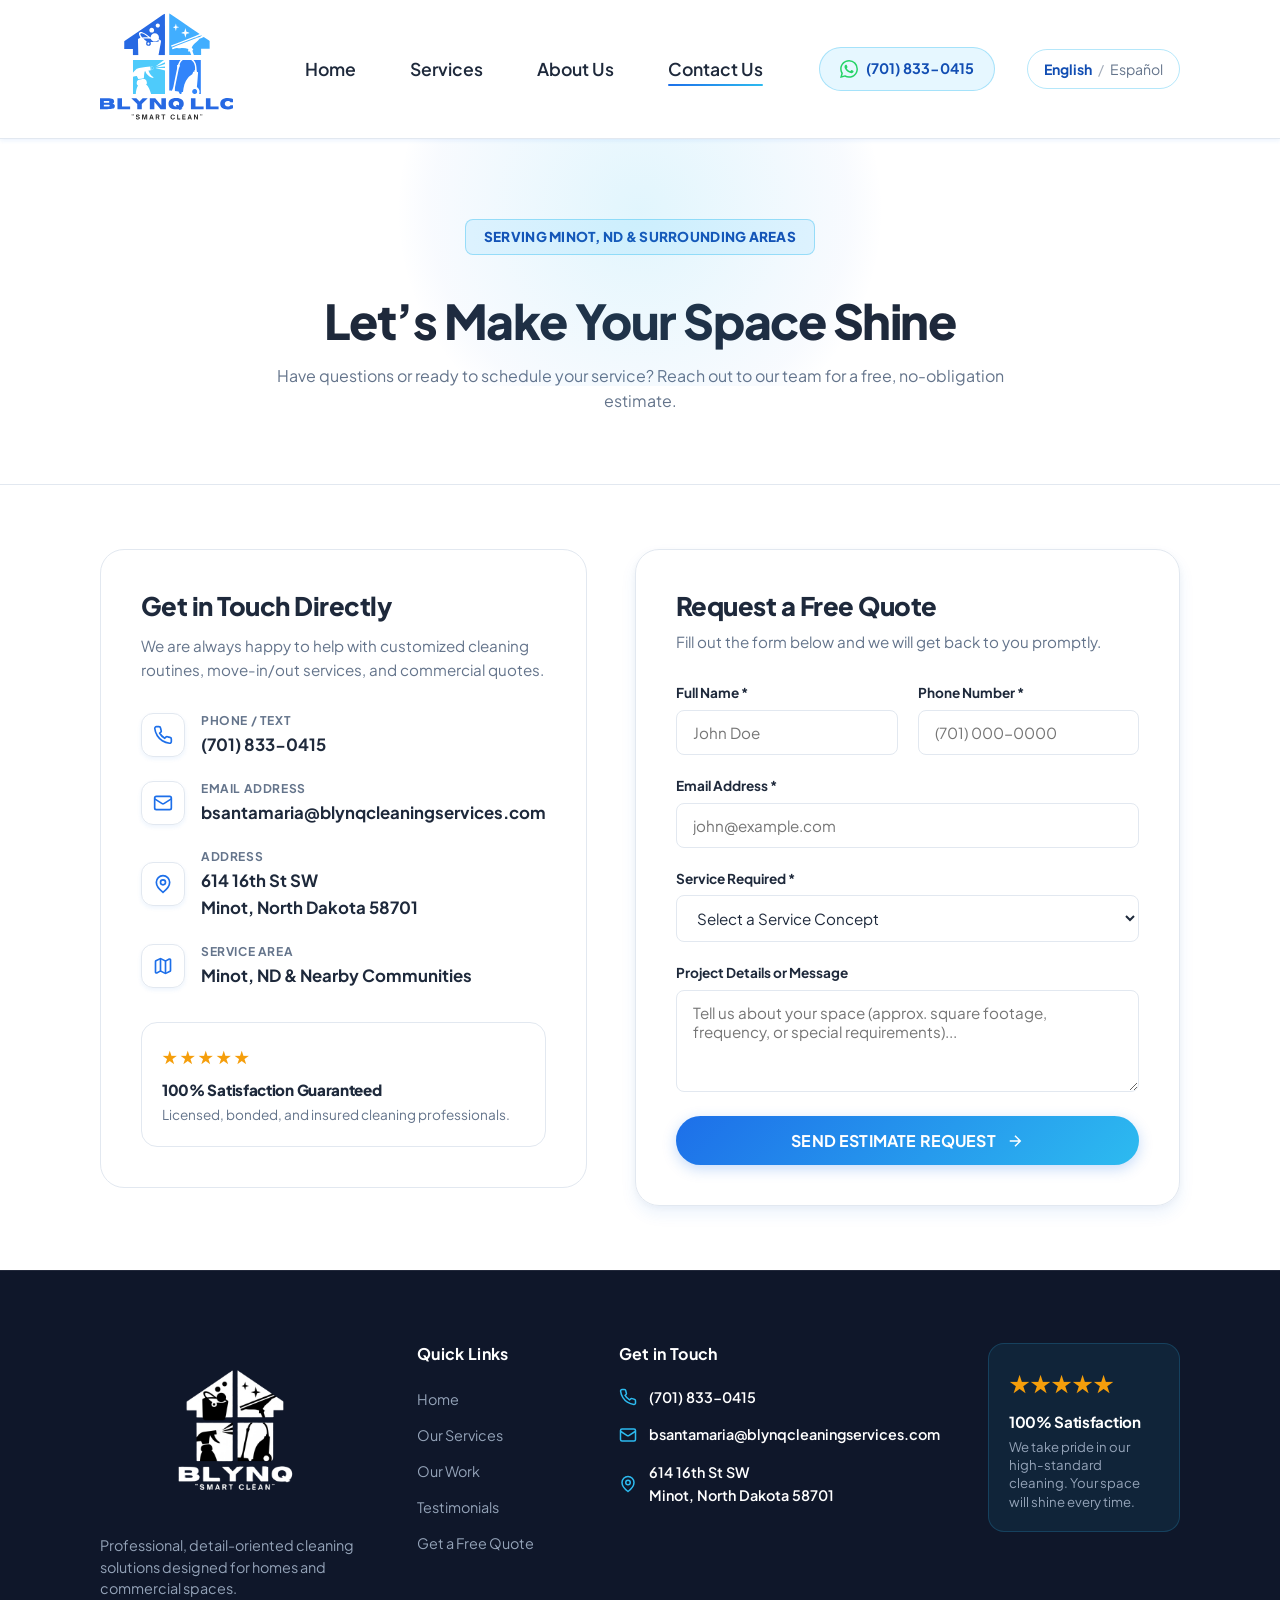
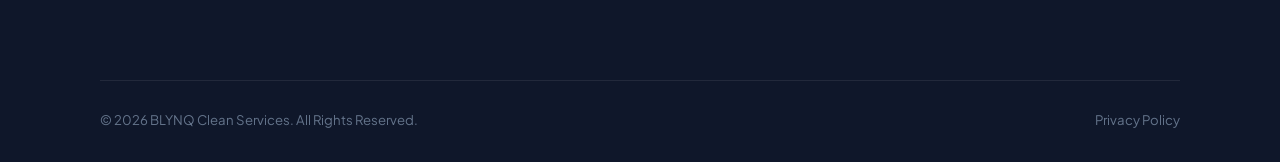
<file: contacto.html>
<!DOCTYPE html>
<html lang="en">
<head>
    <meta charset="UTF-8">
    <meta name="viewport" content="width=device-width, initial-scale=1.0">
    <title>Contact Us | BLYNQ "SMART CLEAN" - Minot, ND</title>
    <meta name="description" content="Get a free estimate for professional residential and commercial cleaning in Minot, ND and surrounding areas. Call (701) 833-0415 or send us a message today.">
    <link rel="icon" type="image/svg+xml" href="BLYNQ%20LLC%20SVG.svg">
    <link rel="apple-touch-icon" href="Blynq-logo.jpg">

    <!-- Open Graph -->
    <meta property="og:type" content="website">
    <meta property="og:site_name" content="BLYNQ Smart Clean">
    <meta property="og:title" content="Contact BLYNQ &quot;SMART CLEAN&quot; Get a Free Quote">
    <meta property="og:description" content="Reach out to the BLYNQ team for reliable, high-standard cleaning services in Minot, North Dakota.">
    <meta property="og:image" content="banner-hero-1.webp">
    <meta name="twitter:card" content="summary_large_image">

    <!-- Fonts -->
    <link rel="preconnect" href="https://fonts.googleapis.com">
    <link rel="preconnect" href="https://fonts.gstatic.com" crossorigin>
    <link href="https://fonts.googleapis.com/css2?family=Outfit:wght@600;700;800;900&family=Plus+Jakarta+Sans:wght@400;500;600;700&display=swap" rel="stylesheet">
    
    <link rel="stylesheet" href="Contacto/style-contact.css?v=2">
    <link rel="stylesheet" href="Home/style-header.css?v=3">
    <link rel="stylesheet" href="Home/style-footer.css?v=2">

    <style>
        /* Estilo para el selector de idioma en el header */
        .lang-switcher {
            display: flex;
            align-items: center;
        }

        .lang-switcher button {
            display: inline-flex;
            align-items: center;
            justify-content: center;
            gap: 6px;
            background-color: transparent;
            color: var(--color-primary-dark, #0369a1);
            border: 1px solid rgba(45, 187, 240, 0.35);
            padding: 10px 16px;
            font-size: 0.88rem;
            font-weight: 700;
            border-radius: 99px;
            cursor: pointer;
            transition: all 0.2s ease;
        }

        .lang-switcher button:hover {
            background-color: var(--color-secondary-light, #e0f2fe);
            border-color: var(--color-secondary, #2dbbf0);
            transform: translateY(-1px);
        }
    </style>

    <script type="application/ld+json">
    {
      "@context": "https://schema.org",
      "@type": "LocalBusiness",
      "name": "BLYNQ Clean Services LLC",
      "alternateName": "BLYNQ Smart Clean",
      "telephone": "+1-701-833-0415",
      "email": "bsantamaria@blynqcleaningservices.com",
      "address": {
        "@type": "PostalAddress",
        "streetAddress": "614 16th St SW",
        "addressLocality": "Minot",
        "addressRegion": "ND",
        "postalCode": "58701",
        "addressCountry": "US"
      },
      "areaServed": "Minot, ND and surrounding areas"
    }
    </script>
</head>

<body data-page="contact">

  <!-- HEADER (módulo reutilizable) -->
  <div id="include-header" data-root=""></div>

  <main>

    <!-- HERO COMPACTO & CLEAN -->
    <section class="contact-hero-clean">
      <div class="boxer">
        <div class="hero-clean-content text-center">
          <span class="promo-badge" data-en="Serving Minot, ND &amp; Surrounding Areas" data-es="Sirviendo a Minot, ND y áreas cercanas">Serving Minot, ND &amp; Surrounding Areas</span>
          <h1 data-en="Let’s Make Your Space Shine" data-es="Hagamos Brillar tu Espacio">Let’s Make Your Space Shine</h1>
          <p class="hero-subtitle" data-en="Have questions or ready to schedule your service? Reach out to our team for a free, no-obligation estimate." data-es="¿Tienes preguntas o estás listo para agendar tu servicio? Ponte en contacto con nuestro equipo para una cotización gratuita y sin compromiso.">
            Have questions or ready to schedule your service? <br>Reach out to our team for a free, no-obligation estimate.
          </p>
        </div>
      </div>
    </section>

    <!-- CONTACT MAIN SECTION (GRID FORM + INFO) -->
    <section id="contact" class="contact-main-section py-section">
      <div class="boxer">
        <div class="contact-grid">
          
          <!-- COLUMNA IZQUIERDA: INFORMACIÓN DE CONTACTO & CONFIANZA -->
          <div class="contact-info-wrap">
            <div class="info-card">
              <h2 data-en="Get in Touch Directly" data-es="Ponte en Contacto Directo">Get in Touch Directly</h2>
              <p class="info-description" data-en="We are always happy to help with customized cleaning routines, move-in/out services, and commercial quotes." data-es="Con gusto te ayudamos con rutinas de limpieza personalizadas, servicios de mudanza y cotizaciones comerciales.">
                We are always happy to help with customized cleaning routines, move-in/out services, and commercial quotes.
              </p>

              <ul class="contact-direct-list">
                <!-- Teléfono -->
                <li>
                  <div class="info-icon">
                    <svg viewBox="0 0 24 24" fill="none" stroke="currentColor" stroke-width="2"><path d="M22 16.92v3a2 2 0 0 1-2.18 2 19.79 19.79 0 0 1-8.63-3.07 19.5 19.5 0 0 1-6-6 19.79 19.79 0 0 1-3.07-8.67A2 2 0 0 1 4.11 2h3a2 2 0 0 1 2 1.72 12.84 12.84 0 0 0 .7 2.81 2 2 0 0 1-.45 2.11L8.09 9.91a16 16 0 0 0 6 6l1.27-1.27a2 2 0 0 1 2.11-.45 12.84 12.84 0 0 0 2.81.7A2 2 0 0 1 22 16.92z"/></svg>
                  </div>
                  <div class="info-text">
                    <span class="label" data-en="Phone / Text" data-es="Teléfono / Mensajes">Phone / Text</span>
                    <a href="tel:7018330415">(701) 833-0415</a>
                  </div>
                </li>

                <!-- Email -->
                <li>
                  <div class="info-icon">
                    <svg viewBox="0 0 24 24" fill="none" stroke="currentColor" stroke-width="2"><rect width="20" height="16" x="2" y="4" rx="2"/><path d="m22 7-8.97 5.7a1.94 1.94 0 0 1-2.06 0L2 7"/></svg>
                  </div>
                  <div class="info-text">
                    <span class="label" data-en="Email Address" data-es="Correo Electrónico">Email Address</span>
                    <a href="mailto:bsantamaria@blynqcleaningservices.com">bsantamaria@blynqcleaningservices.com</a>
                  </div>
                </li>

                <!-- Dirección física -->
                <li>
                  <div class="info-icon">
                    <svg aria-hidden="true" focusable="false" viewBox="0 0 24 24" fill="none" stroke="currentColor" stroke-width="2"><path d="M20 10c0 6-8 12-8 12s-8-6-8-12a8 8 0 0 1 16 0z"/><circle cx="12" cy="10" r="3"/></svg>
                  </div>
                  <div class="info-text">
                    <span class="label" data-en="Address" data-es="Dirección">Address</span>
                    <a href="https://www.google.com/maps/search/?api=1&amp;query=614+16th+St+SW%2C+Minot%2C+ND+58701" target="_blank" rel="noopener">614 16th St SW<br>Minot, North Dakota 58701</a>
                  </div>
                </li>

                <!-- Cobertura -->
                <li>
                  <div class="info-icon">
                    <svg aria-hidden="true" focusable="false" viewBox="0 0 24 24" fill="none" stroke="currentColor" stroke-width="2"><path d="M14.106 5.553a2 2 0 0 0 1.788 0l3.659-1.83A1 1 0 0 1 21 4.619v12.764a1 1 0 0 1-.553.894l-4.553 2.277a2 2 0 0 1-1.788 0l-4.212-2.106a2 2 0 0 0-1.788 0l-3.659 1.83A1 1 0 0 1 3 19.381V6.618a1 1 0 0 1 .553-.894l4.553-2.277a2 2 0 0 1 1.788 0z"/><path d="M15 5.764v15M9 3.236v15"/></svg>
                  </div>
                  <div class="info-text">
                    <span class="label" data-en="Service Area" data-es="Área de Servicio">Service Area</span>
                    <p data-en="Minot, ND &amp; Nearby Communities" data-es="Minot, ND y Comunidades Cercanas">Minot, ND &amp; Nearby Communities</p>
                  </div>
                </li>
              </ul>

              <!-- Badge de Garantía en la Columna -->
              <div class="contact-trust-badge">
                <div class="stars">★★★★★</div>
                <div class="badge-content">
                  <h4 data-en="100% Satisfaction Guaranteed" data-es="100% Satisfacción Garantizada">100% Satisfaction Guaranteed</h4>
                  <p data-en="Licensed, bonded, and insured cleaning professionals." data-es="Profesionales de limpieza con licencia, fianza y seguro.">Licensed, bonded, and insured cleaning professionals.</p>
                </div>
              </div>
            </div>
          </div>

          <!-- COLUMNA DERECHA: FORMULARIO MODERNO -->
          <div class="contact-form-wrap">
            <form id="contact-form" class="modern-form" action="https://formsubmit.co/bsantamaria@blynqcleaningservices.com" method="POST">
              <div class="form-header">
                <h2 data-en="Request a Free Quote" data-es="Solicita una Cotización Gratis">Request a Free Quote</h2>
                <p data-en="Fill out the form below and we will get back to you promptly." data-es="Completa el formulario a continuación y te responderemos a la brevedad.">Fill out the form below and we will get back to you promptly.</p>
              </div>

              <div class="form-grid">
                <!-- Full Name -->
                <div class="form-group">
                  <label for="full-name" data-en="Full Name *" data-es="Nombre Completo *">Full Name *</label>
                  <input type="text" id="full-name" name="full_name" placeholder="John Doe" required>
                </div>

                <!-- Phone Number -->
                <div class="form-group">
                  <label for="phone" data-en="Phone Number *" data-es="Teléfono *">Phone Number *</label>
                  <input type="tel" id="phone" name="phone" placeholder="(701) 000-0000" required>
                </div>

                <!-- Email Address -->
                <div class="form-group full-width">
                  <label for="email" data-en="Email Address *" data-es="Correo Electrónico *">Email Address *</label>
                  <input type="email" id="email" name="email" placeholder="john@example.com" required>
                </div>

                <!-- Type of Service -->
                <div class="form-group full-width">
                  <label for="service-type" data-en="Service Required *" data-es="Servicio Requerido *">Service Required *</label>
                  <select id="service-type" name="service_type" required>
                    <option value="" disabled selected data-en="Select a Service Concept" data-es="Selecciona un Tipo de Servicio">Select a Service Concept</option>
                    <option value="Residential Cleaning" data-en="Residential Cleaning" data-es="Limpieza Residencial">Residential Cleaning</option>
                    <option value="Commercial Cleaning" data-en="Commercial Cleaning" data-es="Limpieza Comercial">Commercial Cleaning</option>
                    <option value="Move-In / Move-Out" data-en="Move-In &amp; Move-Out Cleaning" data-es="Limpieza de Mudanza (Entrada / Salida)">Move-In &amp; Move-Out Cleaning</option>
                    <option value="Post-Construction" data-en="Post-Construction Cleaning" data-es="Limpieza Post-Construcción">Post-Construction Cleaning</option>
                    <option value="Deep Cleaning" data-en="Deep Cleaning" data-es="Limpieza Profunda">Deep Cleaning</option>
                    <option value="Trash Can Cleaning" data-en="Trash Can Cleaning" data-es="Limpieza de Basureros">Trash Can Cleaning</option>
                    <option value="Other" data-en="Other / Custom Request" data-es="Otro / Solicitud Especial">Other / Custom Request</option>
                  </select>
                </div>

                <!-- Message -->
                <div class="form-group full-width">
                  <label for="message" data-en="Project Details or Message" data-es="Detalles del Proyecto o Mensaje">Project Details or Message</label>
                  <textarea id="message" name="message" rows="4" placeholder="Tell us about your space (approx. square footage, frequency, or special requirements)..."></textarea>
                </div>
              </div>

              <!-- Submit Button -->
              <button type="submit" class="btn btn-submit">
                <span data-en="Send Estimate Request" data-es="Enviar Solicitud de Cotización">Send Estimate Request</span>
                <svg width="18" height="18" viewBox="0 0 24 24" fill="none" stroke="currentColor" stroke-width="2"><path d="M5 12h14M12 5l7 7-7 7"/></svg>
              </button>
            </form>
          </div>

        </div>
      </div>
    </section>

  </main>

  <!-- FOOTER (módulo reutilizable) -->
  <div id="include-footer" data-root=""></div>

  <script src="Home/funciones-home.js?v=2"></script>
  <script src="Home/include-header.js?v=2"></script>
  <script src="Contacto/envio-formulario.js?v=2"></script>
  <script src="Home/include-footer.js?v=2"></script>
</body>
</html>
</file>
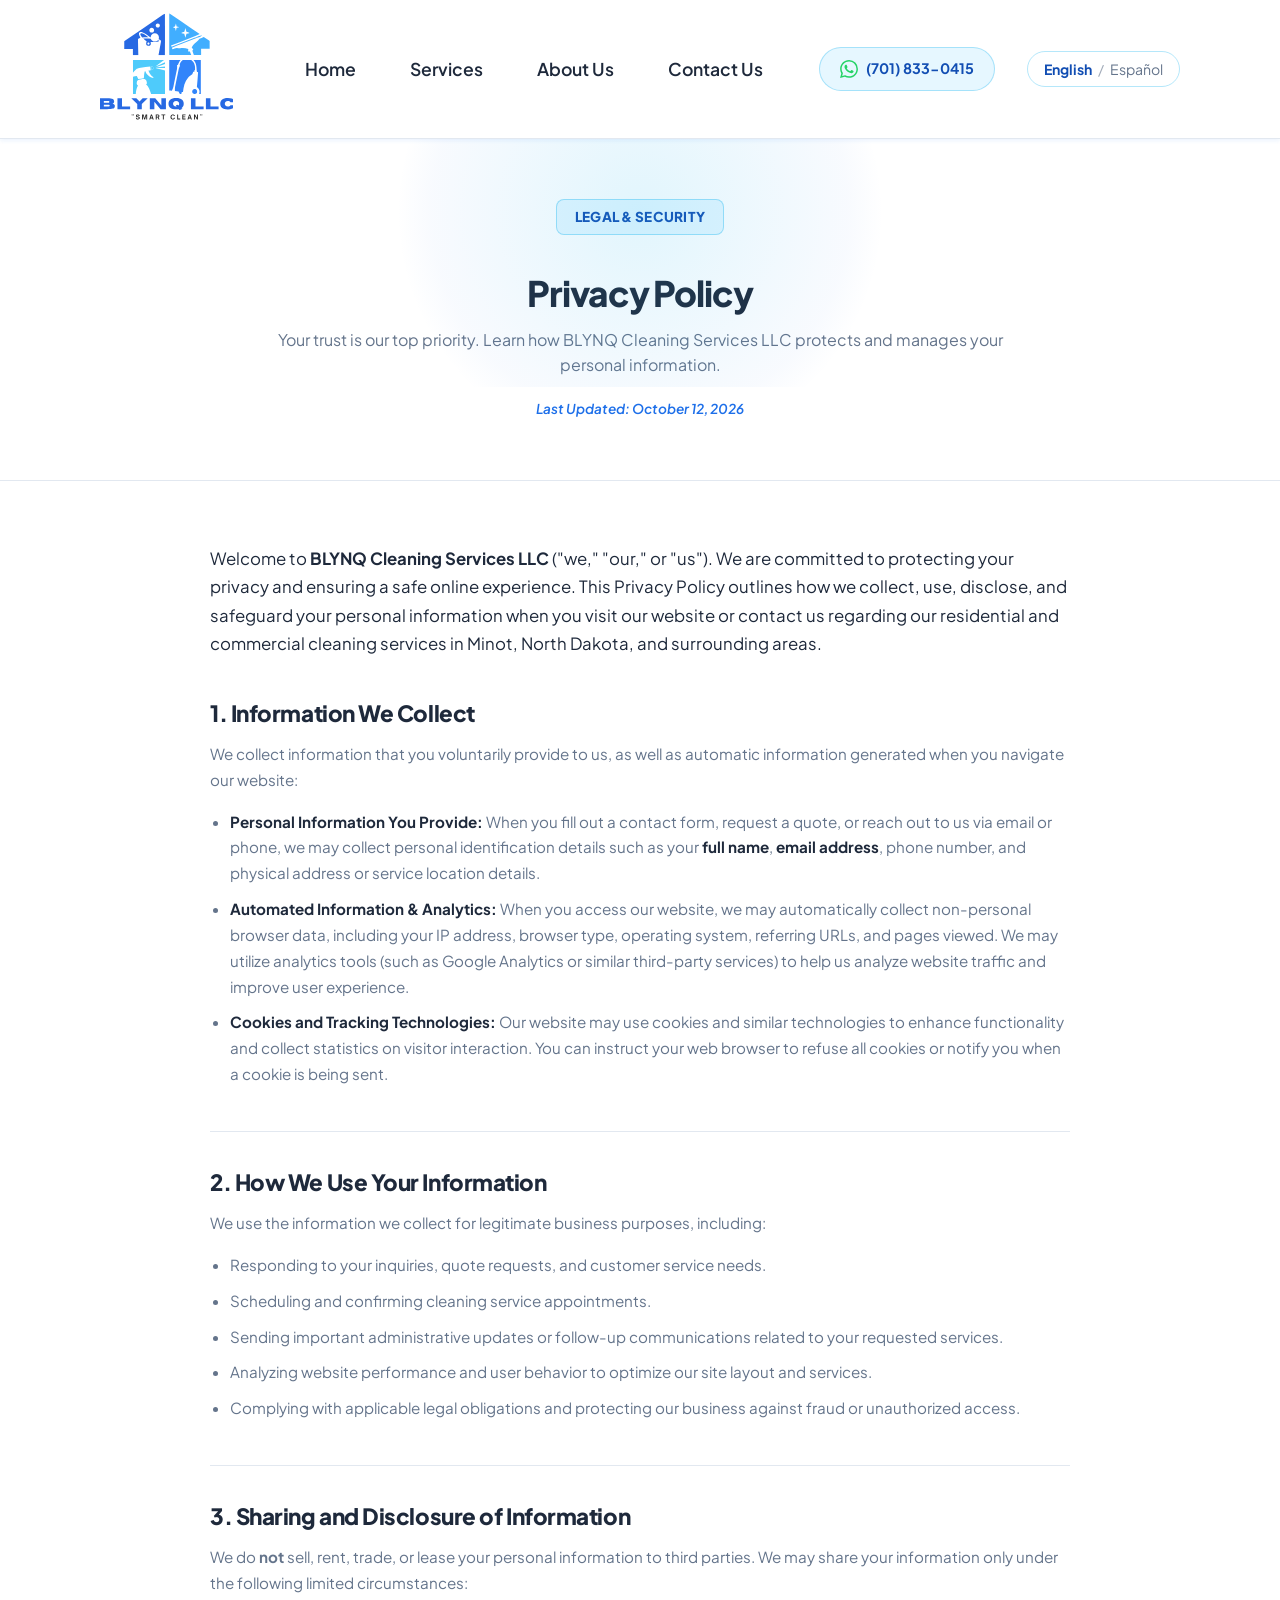
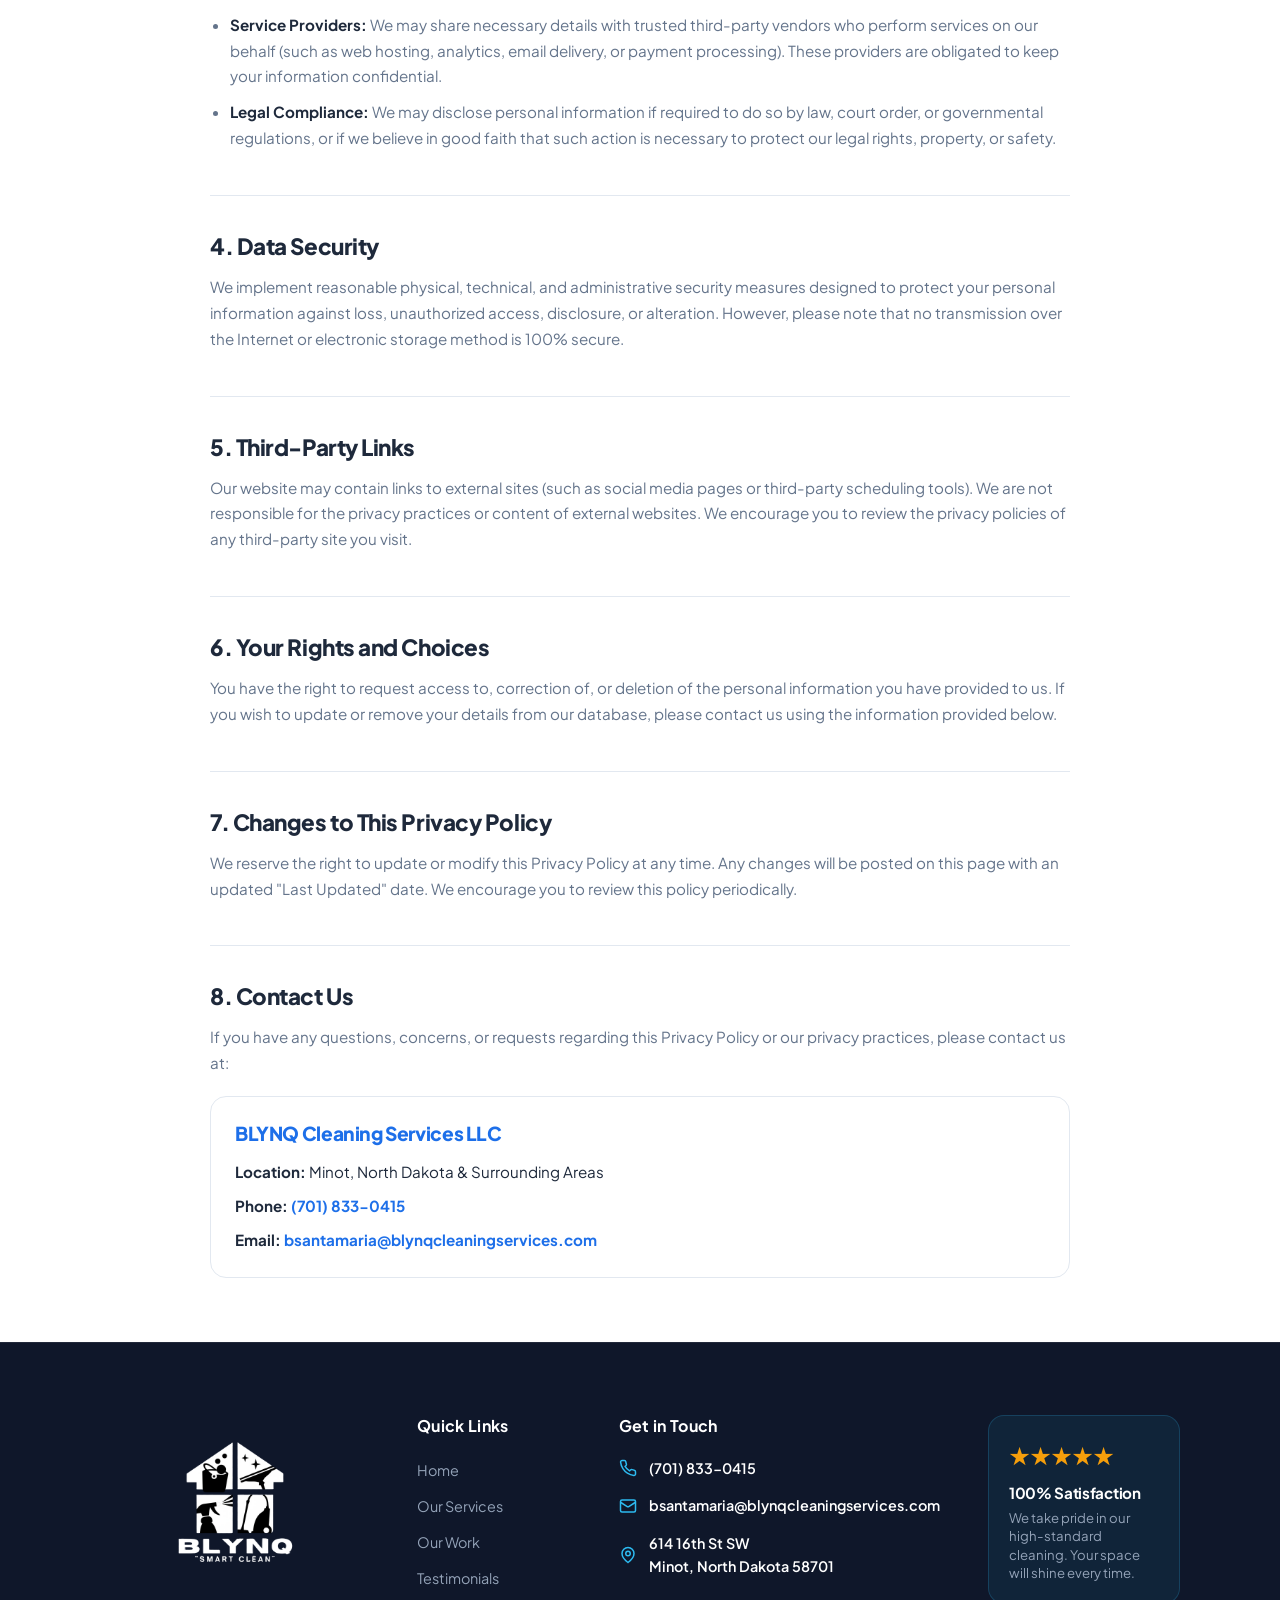
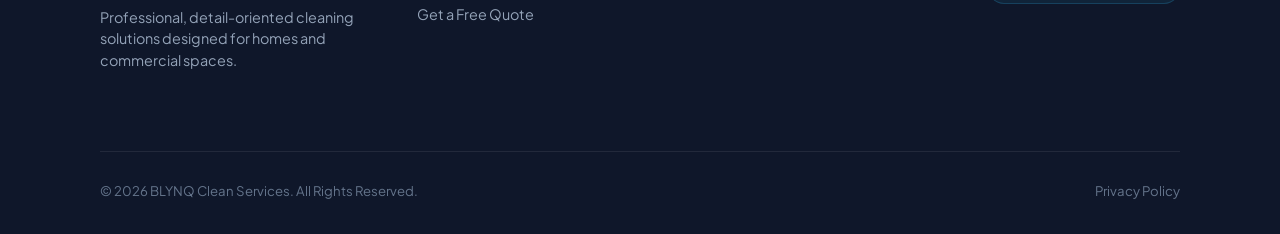
<file: privacidad.html>
<!DOCTYPE html>
<html lang="en">
<head>
    <meta charset="UTF-8">
    <meta name="viewport" content="width=device-width, initial-scale=1.0">
    <title>BLYNQ "SMART CLEAN" - Professional Cleaning Services</title>
    <meta name="description" content="Professional residential and commercial cleaning by BLYNQ Smart Clean. Deep cleaning, move-in/move-out, post-construction, weekly or monthly maintenance and trash can cleaning. 15% off your first service.">
    <link rel="icon" type="image/svg+xml" href="BLYNQ%20LLC%20SVG.svg">
    <link rel="apple-touch-icon" href="Blynq-logo.jpg">

    <meta property="og:type" content="website">
    <meta property="og:site_name" content="BLYNQ Smart Clean">
    <meta property="og:title" content="BLYNQ &quot;SMART CLEAN&quot; Professional Cleaning Services">
    <meta property="og:description" content="Professional cleaning designed to leave your spaces fresh, bright, and spotless. 15% off your first service.">
    <meta property="og:image" content="banner-hero-1.webp">
    <meta property="og:image:width" content="1280">
    <meta property="og:image:height" content="720">
    <meta property="og:image:alt" content="BLYNQ Smart Clean professional cleaning service">
    <meta name="twitter:card" content="summary_large_image">
    <link rel="preconnect" href="https://fonts.googleapis.com">
    <link rel="preconnect" href="https://fonts.gstatic.com" crossorigin>
    <link href="https://fonts.googleapis.com/css2?family=Outfit:wght@600;700;800;900&family=Plus+Jakarta+Sans:wght@400;500;600;700&display=swap" rel="stylesheet">
    <link rel="stylesheet" href="Home/style-home.css?v=2">
    <link rel="stylesheet" href="Home/style-header.css?v=3">
     <link rel="stylesheet" href="Home/style-footer.css?v=2">
    <script type="application/ld+json">
    {
      "@context": "https://schema.org",
      "@type": "LocalBusiness",
      "name": "BLYNQ Clean Services LLC",
      "alternateName": "BLYNQ Smart Clean",
      "telephone": "+1-701-833-0415",
      "email": "bsantamaria@blynqcleaningservices.com",
      "address": {
        "@type": "PostalAddress",
        "streetAddress": "614 16th St SW",
        "addressLocality": "Minot",
        "addressRegion": "ND",
        "postalCode": "58701",
        "addressCountry": "US"
      },
      "areaServed": "Minot, ND and surrounding areas"
    }
    </script>
</head>

<body data-page="privacidad">

    <!-- HEADER (módulo reutilizable) -->
    <div id="include-header" data-root=""></div>


  <main>

    <!-- PRIVACY HERO CLEAN -->
    <section class="privacy-hero-clean">
      <div class="boxer">
        <div class="hero-clean-content text-center">
          <span class="promo-badge">Legal & Security</span>
          <h1>Privacy Policy</h1>
          <p class="hero-subtitle">
            Your trust is our top priority. Learn how BLYNQ Cleaning Services LLC protects and manages your personal information.
          </p>
          <p class="last-updated">Last Updated: October 12, 2026</p>
        </div>
      </div>
    </section>

    <!-- CONTENT BODY SECTION -->
    <section class="privacy-content-section py-section">
      <div class="boxer">
        <div class="privacy-body-wrap">

          <p class="intro-text">
            Welcome to <strong>BLYNQ Cleaning Services LLC</strong> ("we," "our," or "us"). We are committed to protecting your privacy and ensuring a safe online experience. This Privacy Policy outlines how we collect, use, disclose, and safeguard your personal information when you visit our website or contact us regarding our residential and commercial cleaning services in Minot, North Dakota, and surrounding areas.
          </p>

          <article class="privacy-block">
            <h2>1. Information We Collect</h2>
            <p>We collect information that you voluntarily provide to us, as well as automatic information generated when you navigate our website:</p>
            <ul>
              <li><strong>Personal Information You Provide:</strong> When you fill out a contact form, request a quote, or reach out to us via email or phone, we may collect personal identification details such as your <strong>full name</strong>, <strong>email address</strong>, phone number, and physical address or service location details.</li>
              <li><strong>Automated Information & Analytics:</strong> When you access our website, we may automatically collect non-personal browser data, including your IP address, browser type, operating system, referring URLs, and pages viewed. We may utilize analytics tools (such as Google Analytics or similar third-party services) to help us analyze website traffic and improve user experience.</li>
              <li><strong>Cookies and Tracking Technologies:</strong> Our website may use cookies and similar technologies to enhance functionality and collect statistics on visitor interaction. You can instruct your web browser to refuse all cookies or notify you when a cookie is being sent.</li>
            </ul>
          </article>

          <article class="privacy-block">
            <h2>2. How We Use Your Information</h2>
            <p>We use the information we collect for legitimate business purposes, including:</p>
            <ul>
              <li>Responding to your inquiries, quote requests, and customer service needs.</li>
              <li>Scheduling and confirming cleaning service appointments.</li>
              <li>Sending important administrative updates or follow-up communications related to your requested services.</li>
              <li>Analyzing website performance and user behavior to optimize our site layout and services.</li>
              <li>Complying with applicable legal obligations and protecting our business against fraud or unauthorized access.</li>
            </ul>
          </article>

          <article class="privacy-block">
            <h2>3. Sharing and Disclosure of Information</h2>
            <p>We do <strong>not</strong> sell, rent, trade, or lease your personal information to third parties. We may share your information only under the following limited circumstances:</p>
            <ul>
              <li><strong>Service Providers:</strong> We may share necessary details with trusted third-party vendors who perform services on our behalf (such as web hosting, analytics, email delivery, or payment processing). These providers are obligated to keep your information confidential.</li>
              <li><strong>Legal Compliance:</strong> We may disclose personal information if required to do so by law, court order, or governmental regulations, or if we believe in good faith that such action is necessary to protect our legal rights, property, or safety.</li>
            </ul>
          </article>

          <article class="privacy-block">
            <h2>4. Data Security</h2>
            <p>We implement reasonable physical, technical, and administrative security measures designed to protect your personal information against loss, unauthorized access, disclosure, or alteration. However, please note that no transmission over the Internet or electronic storage method is 100% secure.</p>
          </article>

          <article class="privacy-block">
            <h2>5. Third-Party Links</h2>
            <p>Our website may contain links to external sites (such as social media pages or third-party scheduling tools). We are not responsible for the privacy practices or content of external websites. We encourage you to review the privacy policies of any third-party site you visit.</p>
          </article>

          <article class="privacy-block">
            <h2>6. Your Rights and Choices</h2>
            <p>You have the right to request access to, correction of, or deletion of the personal information you have provided to us. If you wish to update or remove your details from our database, please contact us using the information provided below.</p>
          </article>

          <article class="privacy-block">
            <h2>7. Changes to This Privacy Policy</h2>
            <p>We reserve the right to update or modify this Privacy Policy at any time. Any changes will be posted on this page with an updated "Last Updated" date. We encourage you to review this policy periodically.</p>
          </article>

          <article class="privacy-block contact-card-block">
            <h2>8. Contact Us</h2>
            <p>If you have any questions, concerns, or requests regarding this Privacy Policy or our privacy practices, please contact us at:</p>
            
            <div class="privacy-contact-card">
              <h3>BLYNQ Cleaning Services LLC</h3>
              <p><strong>Location:</strong> Minot, North Dakota & Surrounding Areas</p>
              <p><strong>Phone:</strong> <a href="tel:7018330415">(701) 833-0415</a></p>
              <p><strong>Email:</strong> <a href="mailto:bsantamaria@blynqcleaningservices.com">bsantamaria@blynqcleaningservices.com</a></p>
            </div>
          </article>

        </div>
      </div>
    </section>

  </main>

  <!-- FOOTER (módulo reutilizable) -->
  <div id="include-footer" data-root=""></div>

  <script src="Home/funciones-home.js?v=2"></script>
    <script src="Home/include-header.js?v=2"></script> 
  <script src="Home/include-footer.js?v=2"></script>
</body>
</html>

<style>
/* ==========================================================================
   1. VARIABLES & CONFIGURACIÓN ROOT (SISTEMA DE DISEÑO BLYNQ - PREMIUM UI)
   ========================================================================== */
:root {
  /* -----------------------------------------
     A. COLORES DE MARCA
  ----------------------------------------- */
  --color-primary: #1d6fe9;       /* Azul rey: BLYNQ texto y cuadrantes fuertes */
  --color-primary-dark: #124eb3;  /* Hover y estados activos */
  --color-primary-light: #4b8df2; /* Elementos secundarios de interacción */
  
  --color-secondary: #2dbbf0;     /* Cian vibrante: Cuadrantes claros y acentos */
  --color-secondary-dark: #1da3d6;/* Hover en elementos secundarios */
  --color-secondary-light: #e6f7ff;/* Fondos ultraclaros (alertas, tags, badges) */

  /* -----------------------------------------
     B. DEGRADADOS (Gradients Premium)
  ----------------------------------------- */
  --gradient-brand: linear-gradient(135deg, var(--color-primary) 0%, var(--color-secondary) 100%);
  --gradient-brand-hover: linear-gradient(135deg, var(--color-primary-dark) 0%, var(--color-secondary-dark) 100%);
  --gradient-glass: linear-gradient(180deg, rgba(255, 255, 255, 0.9) 0%, rgba(255, 255, 255, 0.6) 100%);
  --gradient-fade-light: linear-gradient(180deg, #ffffff 0%, #f8fafc 100%);

  /* -----------------------------------------
     C. FONDOS Y SUPERFICIES
  ----------------------------------------- */
  --color-surface-white: #ffffff;
  --color-surface-light: #f8fafc;
  --color-surface-soft: #f1f5f9;
  --color-surface-dark: #0f172a;
  --color-surface-glass: rgba(255, 255, 255, 0.75);

  /* -----------------------------------------
     D. TEXTOS (Jerarquía y Legibilidad)
  ----------------------------------------- */
  --color-text-display: #0f172a; /* Títulos H1 gigantes */
  --color-text-heading: #1e293b; /* Títulos H2, H3, H4 */
  --color-text-body: #334155;    /* Párrafos nítidos y legibles */
  --color-text-muted: #64748b;   /* Textos secundarios / placeholders */
  --color-text-white: #ffffff;   /* Texto sobre fondos oscuros o primarios */
  --color-text-dark: #0f172a;    /* Alias para consistencia */

  /* -----------------------------------------
     E. ESTADOS DEL SISTEMA (Feedback)
  ----------------------------------------- */
  --color-success: #10b981;
  --color-success-bg: #ecfdf5;
  --color-warning: #f59e0b;
  --color-warning-bg: #fffbeb;
  --color-danger: #ef4444;
  --color-danger-bg: #fef2f2;

  /* -----------------------------------------
     F. BORDES Y LÍNEAS
  ----------------------------------------- */
  --color-border: #e2e8f0;        /* Borde general estandarizado */
  --color-border-subtle: #e2e8f0; /* Divisores e inputs */
  --color-border-strong: #cbd5e1; /* Hover en inputs/tarjetas */
  
  /* -----------------------------------------
     G. SOMBRAS (Elevación Moderna Tintada)
  ----------------------------------------- */
  --shadow-xs: 0 1px 2px rgba(29, 111, 233, 0.05);
  --shadow-sm: 0 2px 4px rgba(29, 111, 233, 0.08);
  --shadow-md: 0 8px 16px rgba(29, 111, 233, 0.08), 0 2px 6px rgba(15, 23, 42, 0.04);
  --shadow-lg: 0 20px 24px -4px rgba(29, 111, 233, 0.12), 0 8px 10px -4px rgba(15, 23, 42, 0.04);
  --shadow-hover: 0 12px 24px rgba(29, 111, 233, 0.16);
  --shadow-glow: 0 0 20px rgba(45, 187, 240, 0.4);

  /* -----------------------------------------
     H. TIPOGRAFÍA CORPORATIVA
  ----------------------------------------- */
  --font-main: 'Plus Jakarta Sans', -apple-system, BlinkMacSystemFont, sans-serif;
  --font-heading: 'Plus Jakarta Sans', sans-serif;
  --font-display: 'Outfit', sans-serif;
  
  /* -----------------------------------------
     I. SISTEMA DE ESPACIADO
  ----------------------------------------- */
  --spacing-xs: 0.25rem;  --space-xs: 0.25rem; /* 4px */
  --spacing-sm: 0.5rem;   --space-sm: 0.5rem;  /* 8px */
  --spacing-md: 1rem;     --space-md: 1rem;    /* 16px */
  --spacing-lg: 1.5rem;   --space-lg: 1.5rem;  /* 24px */
  --spacing-xl: 2rem;     --space-xl: 2rem;    /* 32px */
  --spacing-2xl: 4rem;    --space-xl-2: 4rem;  /* 64px */
  --spacing-3xl: 6rem;                         /* 96px */

  /* -----------------------------------------
     J. RADIOS (Bordes Curvos)
  ----------------------------------------- */
  --radius-sm: 0.5rem; /* 8px */
  --radius-md: 1rem;  /* 16px */
  --radius-lg: 1.5rem;  /* 24px */
  --radius-full: 9999px; /* Pastillas / Avatares */

  /* -----------------------------------------
     K. TRANSICIONES
  ----------------------------------------- */
  --transition-fast: 150ms cubic-bezier(0.4, 0, 0.2, 1);
  --transition-normal: 300ms cubic-bezier(0.4, 0, 0.2, 1);
  --transition-slow: 500ms cubic-bezier(0.4, 0, 0.2, 1);

  /* -----------------------------------------
     L. Z-INDEX
  ----------------------------------------- */
  --z-below: -1;
  --z-normal: 1;
  --z-sticky: 100;
  --z-overlay: 900;
  --z-modal: 1000;
  --z-toast: 1100;
}

/* ==========================================================================
   2. REINICIO Y ESTILOS BASE
   ========================================================================== */
html, body {
  overflow-x: hidden;
  max-width: 100%;
}

*, *::before, *::after {
  box-sizing: border-box;
}

body {
  font-family: var(--font-main);
  color: var(--color-text-body);
  line-height: 1.6;
  margin: 0;
  padding: 0;
  background-color: var(--color-surface-white);
  -webkit-font-smoothing: antialiased;
  -moz-osx-font-smoothing: grayscale;
}

.boxer {
  width: 90%; 
  max-width: 1080px; 
  margin: 0 auto;
}

/* Headings */
h1, .h1-display {
  font-family: var(--font-display);
  font-weight: 800;
  font-size: 2.75rem;
  line-height: 1.15;
  color: var(--color-text-display);
  letter-spacing: -0.03em;
  margin-top: 0;
  margin-bottom: 1rem;
}

h2, h3, h4 {
  font-family: var(--font-heading);
  font-weight: 700;
  color: var(--color-text-heading);
  margin-top: 0;
  letter-spacing: -0.02em;
}

h2 { font-size: 2rem; line-height: 1.25; }
h3 { font-size: 1.35rem; line-height: 1.35; }
h4 { font-size: 1.1rem; line-height: 1.4; }

p, span, label, input {
  font-family: var(--font-main);
}

p {
  font-size: 1.05rem;
  font-weight: 400;
  color: var(--color-text-body);
  margin-top: 0;
  margin-bottom: 1.25rem;
}

/* ==========================================================================
   3. SISTEMA DE GRID UNIFICADO
   ========================================================================== */

/* --------------------------------------------------------------------------
   A. MOBILE FIRST (0px - 766px) (4 Columnas Base)
   -------------------------------------------------------------------------- */
.grid, .md-grid, .lg-grid {
  display: grid;
  gap: 1rem .5rem;
  grid-auto-flow: row;
  grid-template-columns: repeat(4, 1fr);
}

[class*="col"] {
  position: relative;
}

.col, .col-4 { grid-column: span 4 / span 4; }
.col-1 { grid-column: span 1 / span 1; }
.col-2 { grid-column: span 2 / span 2; }
.col-3 { grid-column: span 3 / span 3; }

.col-st-1 { grid-column-start: 1; }
.col-st-2 { grid-column-start: 2; }
.col-st-3 { grid-column-start: 3; }
.col-st-4 { grid-column-start: 4; }

.col-ed-2 { grid-column-end: 2; }
.col-ed-3 { grid-column-end: 3; }
.col-ed-4 { grid-column-end: 4; }
.col-ed-5 { grid-column-end: 5; }

.row-1 { grid-row: span 1 / span 1; }
.row-2 { grid-row: span 2 / span 2; }
.row-3 { grid-row: span 3 / span 3; }
.row-4 { grid-row: span 4 / span 4; }

/* --------------------------------------------------------------------------
   B. TABLET (767px - 1019px) (12 Columnas)
   -------------------------------------------------------------------------- */
@media only screen and (min-width: 767px) {
  .grid, .md-grid { 
    display: grid; 
    grid-template-columns: repeat(12, 1fr); 
    gap: 1rem .5rem; 
    grid-auto-flow: row; 
  }
  
  .col, .col-md-12 { grid-column: span 12 / span 12; }
  .col-md-1 { grid-column: span 1 / span 1; }
  .col-md-2 { grid-column: span 2 / span 2; }
  .col-md-3 { grid-column: span 3 / span 3; }
  .col-md-4 { grid-column: span 4 / span 4; }
  .col-md-5 { grid-column: span 5 / span 5; }
  .col-md-6 { grid-column: span 6 / span 6; }
  .col-md-7 { grid-column: span 7 / span 7; }
  .col-md-8 { grid-column: span 8 / span 8; }
  .col-md-9 { grid-column: span 9 / span 9; }
  .col-md-10 { grid-column: span 10 / span 10; }
  .col-md-11 { grid-column: span 11 / span 11; }
}

/* --------------------------------------------------------------------------
   C. DESKTOP (1020px+) (12 Columnas)
   -------------------------------------------------------------------------- */
@media only screen and (min-width: 1020px) {
  .grid, .lg-grid { 
    display: grid; 
    grid-template-columns: repeat(12, 1fr); 
    gap: 1.5rem 1rem; 
    grid-auto-flow: row; 
  }
  
  .grid--columns-15 { grid-template-columns: repeat(15, 1fr) !important; }
  .grid--columns-15 .col-15 { grid-column: span 15 / span 15; }
  
  .col, .col-lg-12 { grid-column: span 12 / span 12; }
  .col-lg-1 { grid-column: span 1 / span 1; }
  .col-lg-2 { grid-column: span 2 / span 2; }
  .col-lg-3 { grid-column: span 3 / span 3; }
  .col-lg-4 { grid-column: span 4 / span 4; }
  .col-lg-5 { grid-column: span 5 / span 5; }
  .col-lg-6 { grid-column: span 6 / span 6; }
  .col-lg-7 { grid-column: span 7 / span 7; }
  .col-lg-8 { grid-column: span 8 / span 8; }
  .col-lg-9 { grid-column: span 9 / span 9; }
  .col-lg-10 { grid-column: span 10 / span 10; }
  .col-lg-11 { grid-column: span 11 / span 11; }
  .col-lg-13 { grid-column: span 13 / span 13; }
}

/* --------------------------------------------------------------------------
   D. GRID FLUIDO (Módulos / Tarjetas / Catálogos)
   -------------------------------------------------------------------------- */
.grid-fluid-XL {
  display: grid;
  gap: 1.5rem;
  grid-template-columns: repeat(auto-fit, minmax(480px, 1fr));
}


.grid-fluid {
  display: grid;
  gap: 1.5rem;
  grid-template-columns: repeat(auto-fit, minmax(280px, 1fr));
}

.grid-fluid-sm {
  display: grid;
  gap: 1rem;
  grid-template-columns: repeat(auto-fit, minmax(150px, 1fr));
}

/* ==========================================================================
   4. CLASES UTILITARIAS INDISPENSABLES
   ========================================================================== */
/* Fondos */
.d-flex { 
  display: flex; 
}

.d-flex-col {
    display: flex;
    flex-direction: column;
}

.flex-uno {
  flex: 1;
}

.flex-cero {
  flex: 0;
  flex-grow: 0;
}

.bg-white { background-color: var(--color-surface-white); }
.bg-light { background-color: var(--color-surface-light); }
.bg-soft  { background-color: var(--color-surface-soft); }
.bg-dark  { background-color: var(--color-surface-dark); color: var(--color-text-white); }

.bg-gradient-brand { background: var(--gradient-brand); color: var(--color-text-white); }
.bg-gradient-fade  { background: var(--gradient-fade-light); }

/* Espaciados / Paddings */
.py-sm { padding-top: var(--space-sm); padding-bottom: var(--space-sm); }
.py-md { padding-top: var(--space-md); padding-bottom: var(--space-md); }
.py-lg { padding-top: var(--space-lg); padding-bottom: var(--space-lg); }
.py-section { padding-top: var(--spacing-2xl); padding-bottom: var(--spacing-2xl); }

/* Flexbox & Layout */
.flex { display: flex; }
.flex-col { display: flex; flex-direction: column; }
.items-center, .align-items-center { align-items: center; }
.justify-between { justify-content: space-between; }
.justify-center { justify-content: center; }

.gap-sm { gap: var(--space-xs); }
.gap-md { gap: var(--space-sm); }
.gap-lg { gap: var(--space-md); }

/* Texto Utilitario */
.text-center { text-align: center; }
.text-left   { text-align: left; }
.text-right  { text-align: right; }
.text-primary { color: var(--color-primary); }
.text-white   { color: var(--color-text-white); }
.text-muted   { color: var(--color-text-muted); }
.font-bold    { font-weight: 700; }

/* Dimensiones */
.w-full { width: 100%; }
.img-fluid { max-width: 100%; height: auto; display: block; }

/* ==========================================================================
   5. COMPONENTES DE INTERFAZ
   ========================================================================== */

/* Botones principales */
.btn, .btn-primary {
  display: inline-flex;
  align-items: center;
  justify-content: center;
  background: var(--gradient-brand);
  color: #ffffff !important;
  padding: 12px 28px;
  font-family: var(--font-main);
  font-size: 0.95rem;
  font-weight: 700;
  text-decoration: none;
  border-radius: var(--radius-full);
  border: none;
  box-shadow: var(--shadow-sm);
  transition: all var(--transition-fast);
  cursor: pointer;
  letter-spacing: 0.01em;
  text-transform: uppercase;
}

.btn:hover, .btn-primary:hover {
  background: var(--gradient-brand-hover);
  box-shadow: var(--shadow-hover);
  transform: translateY(-2px);
}

/* Botón Secundario / Outline */
.btn-alt {
  display: inline-flex;
  align-items: center;
  justify-content: center;
  background-color: transparent;
  color: var(--color-primary);
  padding: 12px 28px;
  font-family: var(--font-main);
  font-size: 0.95rem;
  font-weight: 700;
  text-decoration: none;
  border-radius: var(--radius-full);
  border: 2px solid var(--color-primary);
  transition: all var(--transition-fast);
  cursor: pointer;
  text-transform: uppercase;
}

.btn-alt:hover {
  background-color: var(--color-secondary-light);
  border-color: var(--color-secondary);
  transform: translateY(-2px);
}

/* Badge Promocional Armonizado */
.promo-badge {
  display: inline-block;
  background-color: var(--color-secondary-light);
  color: var(--color-primary-dark);
  border: 1px solid rgba(45, 187, 240, 0.4);
  font-family: var(--font-main);
  font-weight: 800;
  font-size: 0.85rem;
  padding: 6px 18px;
  border-radius: var(--radius-sm);
  text-transform: uppercase;
  letter-spacing: 0.02em;
  margin-bottom: 1.25rem;
}

/* Tarjetas */
.card {
  background: var(--color-surface-white);
  border: 1px solid var(--color-border);
  border-radius: var(--radius-md);
  padding: var(--space-md);
  box-shadow: var(--shadow-sm);
  transition: all var(--transition-normal);
}

.card:hover {
  border-color: var(--color-secondary);
  box-shadow: var(--shadow-hover);
  transform: translateY(-4px);
}

/* Formularios */
input[type="text"],
input[type="email"],
select,
textarea {
  width: 100%;
  padding: 12px 16px;
  border: 1px solid var(--color-border);
  border-radius: var(--radius-sm);
  font-family: var(--font-main);
  font-size: 1rem;
  color: var(--color-text-dark);
  outline: none;
  transition: border-color var(--transition-fast), box-shadow var(--transition-fast);
}

input:focus,
select:focus,
textarea:focus {
  border-color: var(--color-primary);
  box-shadow: 0 0 0 3px rgba(29, 111, 233, 0.15);
}


    /* ==========================================================================
   PRIVACY HERO CLEAN
   ========================================================================== */
.privacy-hero-clean {
  position: relative;
  background-color: var(--color-bg-light);
  padding: 60px 0 40px 0;
  border-bottom: 1px solid var(--color-border);
  overflow: hidden;
}

.privacy-hero-clean::before {
  content: "";
  position: absolute;
  top: -30%;
  left: 50%;
  transform: translateX(-50%);
  width: 600px;
  height: 350px;
  background: radial-gradient(circle, rgba(45, 187, 240, 0.14) 0%, rgba(29, 111, 233, 0.03) 60%, transparent 70%);
  pointer-events: none;
}

.hero-clean-content {
  max-width: 760px;
  margin: 0 auto;
}

.hero-clean-content h1 {
  font-family: var(--font-heading);
  font-size: 2.2rem;
  font-weight: 800;
  color: var(--color-text-heading);
  margin: 16px 0 12px 0;
  line-height: 1.25;
}

.hero-clean-content .hero-subtitle {
  font-size: 1rem;
  color: var(--color-text-muted);
  line-height: 1.6;
}

.last-updated {
  font-size: 0.85rem;
  font-style: italic;
  color: var(--color-primary);
  font-weight: 600;
  margin-top: 16px;
}

/* ==========================================================================
   PRIVACY CONTENT BODY (ESTILO EDITORIAL)
   ========================================================================== */
.privacy-body-wrap {
  max-width: 860px;
  margin: 0 auto;
}

.intro-text {
  font-size: 1.05rem;
  line-height: 1.7;
  color: var(--color-text-heading);
  margin-bottom: 40px;
}

.privacy-block {
  margin-bottom: 36px;
  padding-bottom: 28px;
  border-bottom: 1px solid var(--color-border);
}

.privacy-block:last-child {
  border-bottom: none;
  padding-bottom: 0;
  margin-bottom: 0;
}

.privacy-block h2 {
  font-family: var(--font-heading);
  font-size: 1.4rem;
  font-weight: 800;
  color: var(--color-text-heading);
  margin: 0 0 14px 0;
}

.privacy-block p {
  font-size: 0.95rem;
  color: var(--color-text-muted);
  line-height: 1.7;
  margin-bottom: 16px;
}

.privacy-block ul {
  margin: 0 0 16px 20px;
  padding: 0;
  list-style-type: disc;
}

.privacy-block ul li {
  font-size: 0.95rem;
  color: var(--color-text-muted);
  line-height: 1.7;
  margin-bottom: 10px;
}

.privacy-block ul li strong {
  color: var(--color-text-heading);
}

/* Tarjeta de Contacto Final */
.privacy-contact-card {
  background-color: var(--color-bg-light);
  border: 1px solid var(--color-border);
  border-radius: var(--radius-md);
  padding: 24px;
  margin-top: 20px;
}

.privacy-contact-card h3 {
  font-family: var(--font-heading);
  font-size: 1.2rem;
  font-weight: 800;
  color: var(--color-primary);
  margin: 0 0 12px 0;
}

.privacy-contact-card p {
  font-size: 0.95rem;
  margin-bottom: 8px;
  color: var(--color-text-heading);
}

.privacy-contact-card p:last-child {
  margin-bottom: 0;
}

.privacy-contact-card a {
  color: var(--color-primary);
  font-weight: 700;
  text-decoration: none;
}

.privacy-contact-card a:hover {
  text-decoration: underline;
}
</style>
</file>
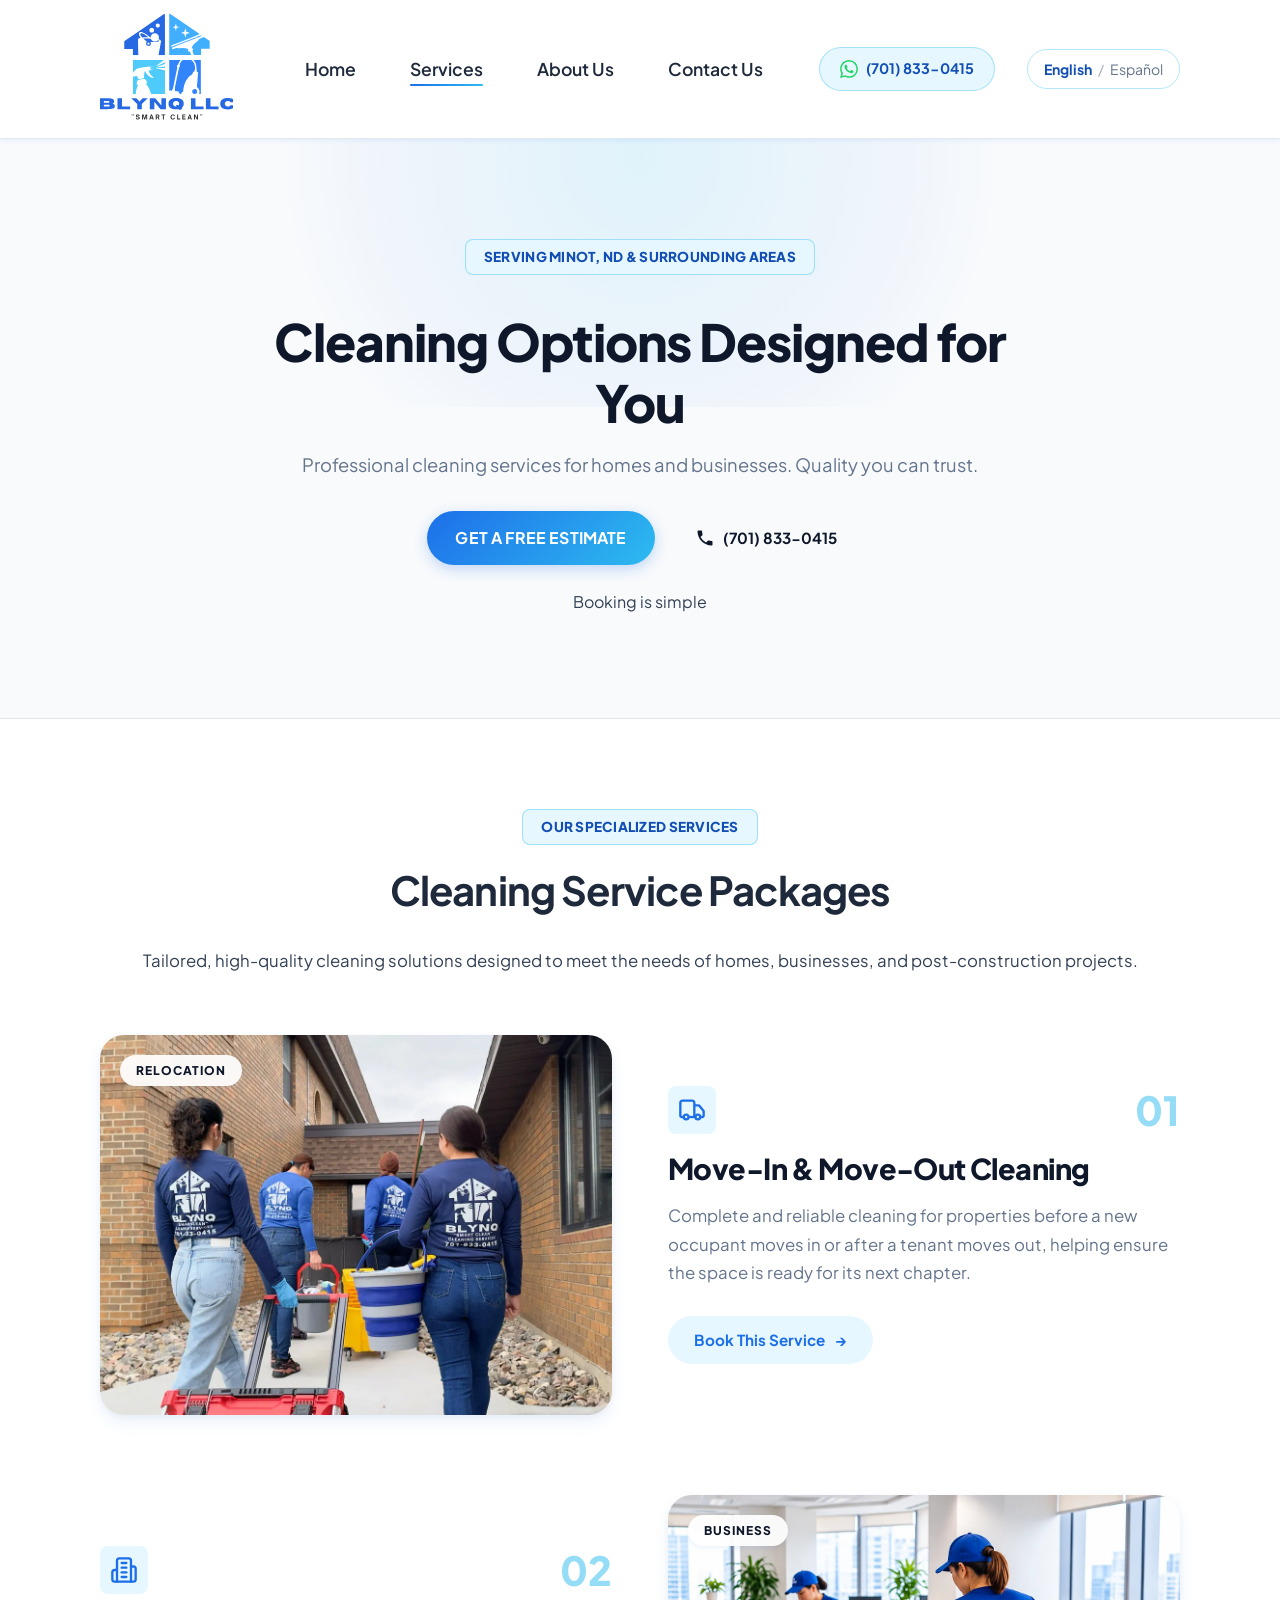
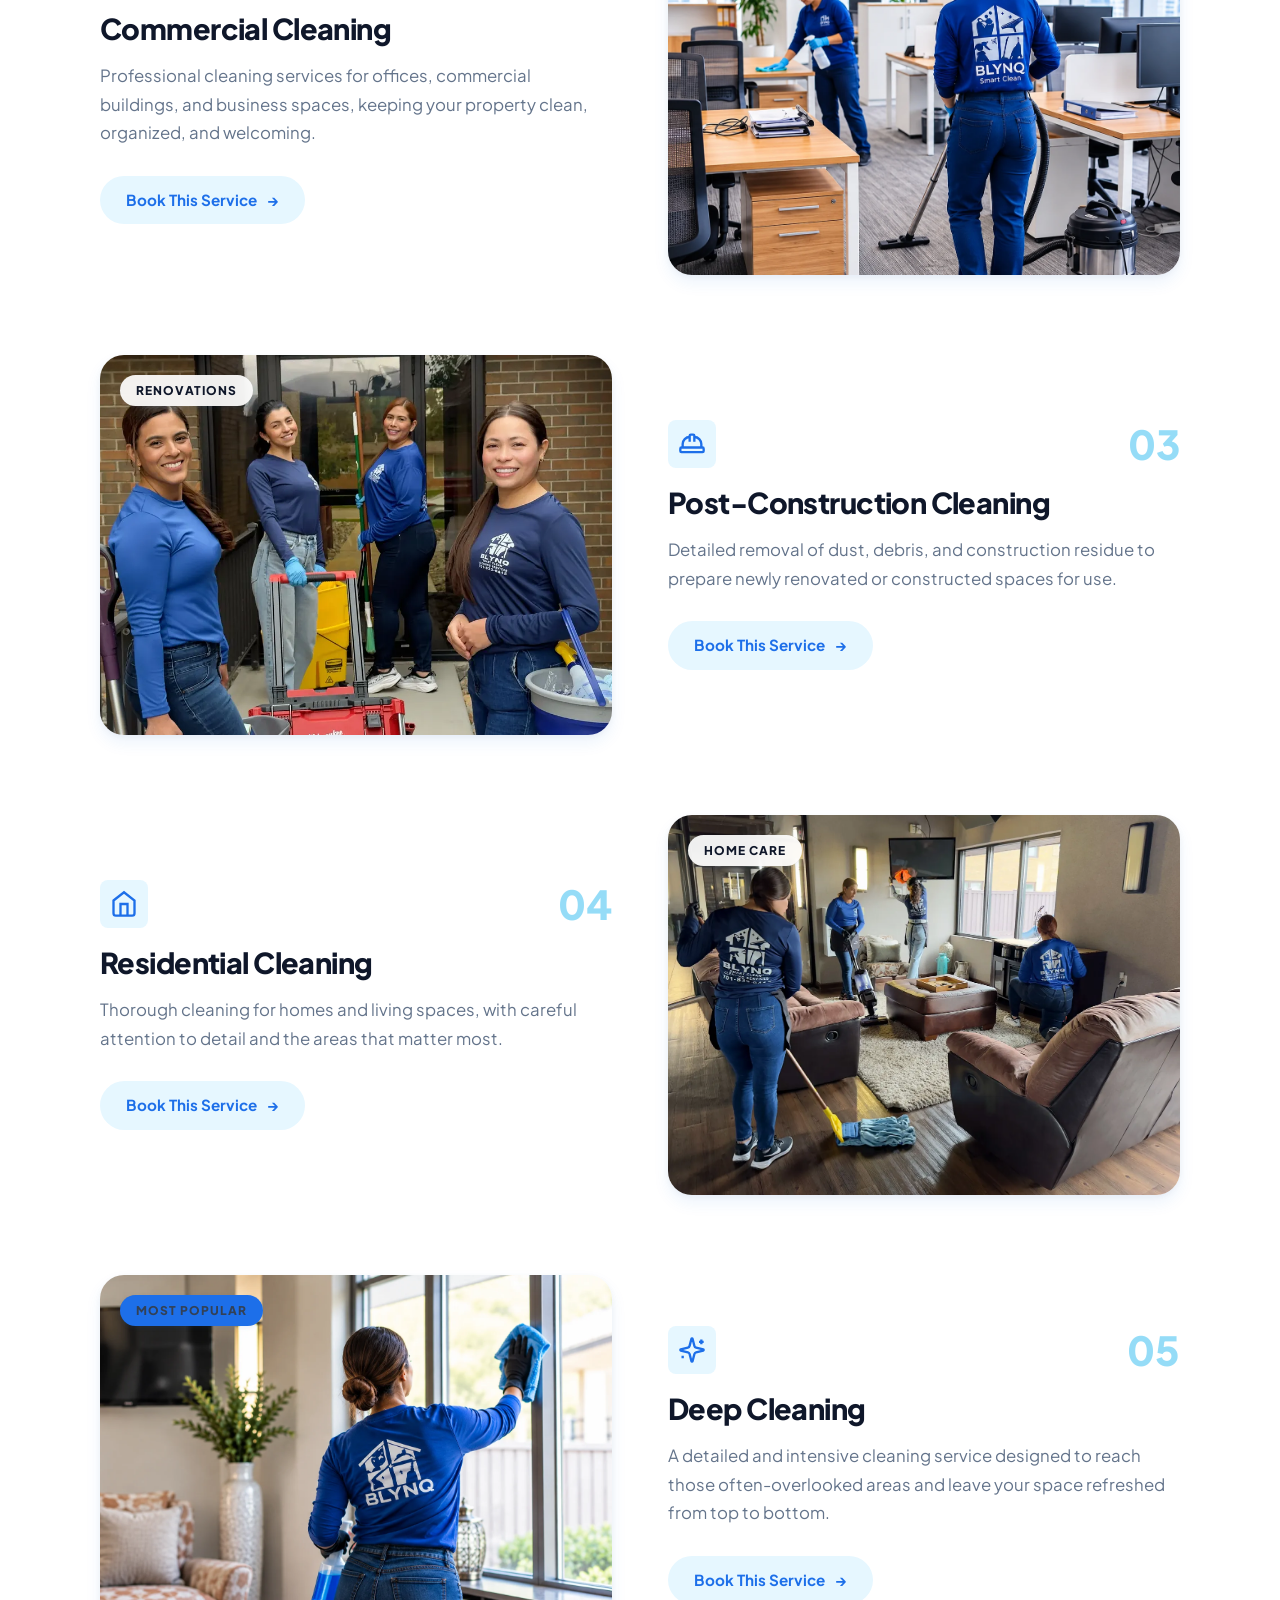
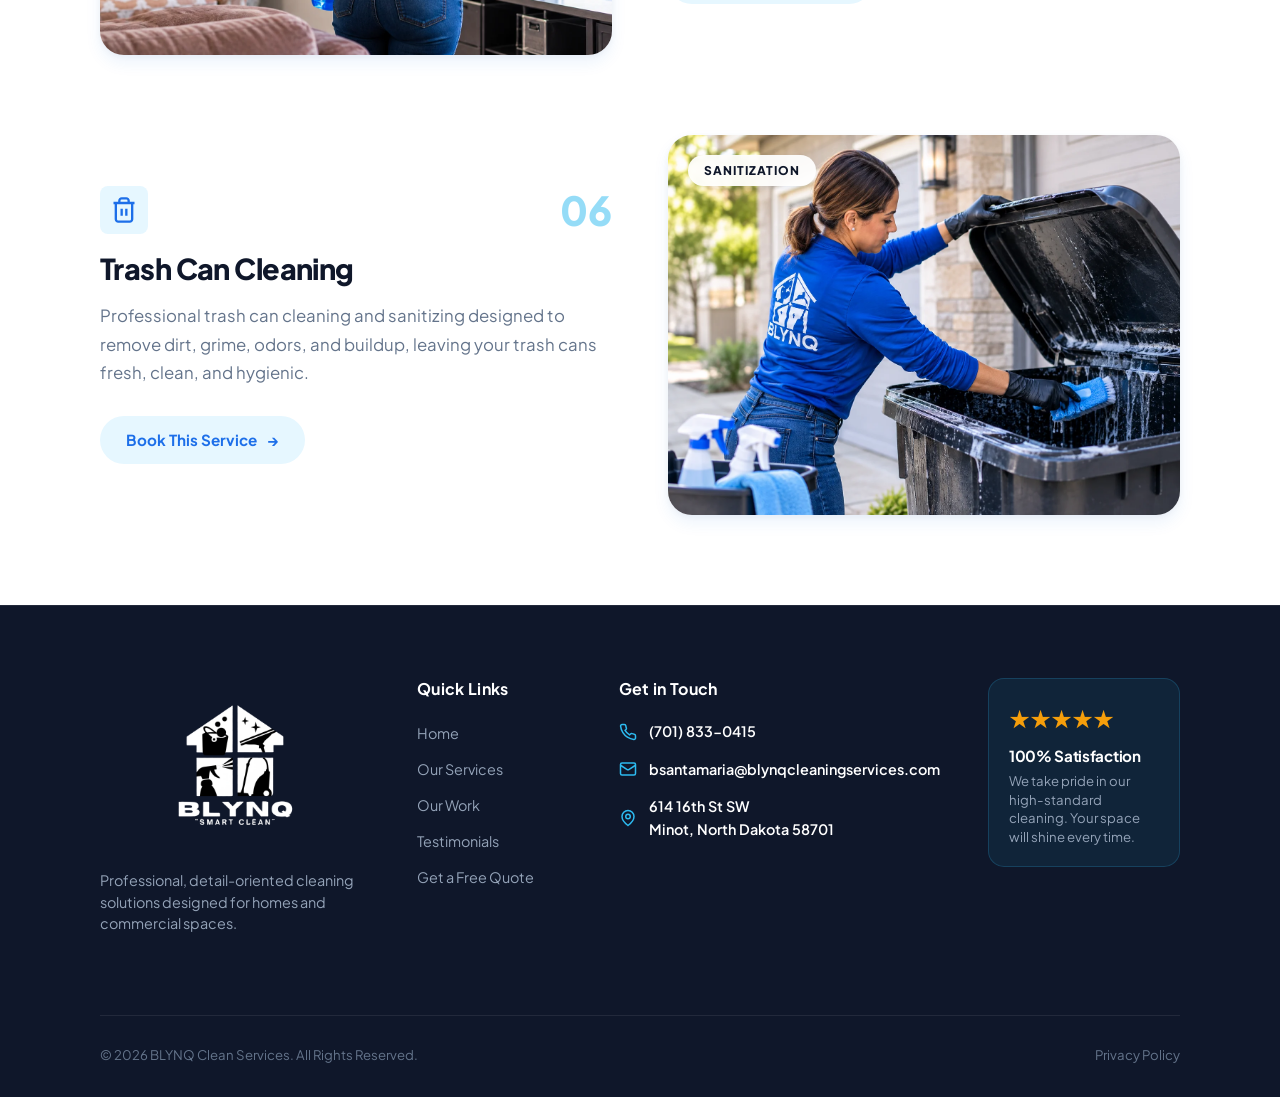
<file: services.html>
<!DOCTYPE html>
<html lang="en">
<head>
    <meta charset="UTF-8">
    <meta name="viewport" content="width=device-width, initial-scale=1.0">
    <title>BLYNQ "SMART CLEAN" - Professional Cleaning Services</title>
    <meta name="description" content="Professional residential and commercial cleaning by BLYNQ Smart Clean. Deep cleaning, move-in/move-out, post-construction and recurring maintenance. 15% off your first service.">
    <link rel="icon" type="image/svg+xml" href="BLYNQ%20LLC%20SVG.svg">
    <link rel="apple-touch-icon" href="Blynq-logo.jpg">

    <!-- Open Graph -->
    <meta property="og:type" content="website">
    <meta property="og:site_name" content="BLYNQ Smart Clean">
    <meta property="og:title" content="BLYNQ &quot;SMART CLEAN&quot; Professional Cleaning Services">
    <meta property="og:description" content="Professional cleaning designed to leave your spaces fresh, bright, and spotless. 15% off your first service.">
    <meta property="og:image" content="banner-hero-1.webp">
    <meta property="og:image:width" content="1280">
    <meta property="og:image:height" content="720">
    <meta property="og:image:alt" content="BLYNQ Smart Clean professional cleaning service">
    <meta name="twitter:card" content="summary_large_image">
    <link rel="preconnect" href="https://fonts.googleapis.com">
    <link rel="preconnect" href="https://fonts.gstatic.com" crossorigin>
    <link href="https://fonts.googleapis.com/css2?family=Outfit:wght@600;700;800;900&family=Plus+Jakarta+Sans:wght@400;500;600;700&display=swap" rel="stylesheet">
    <link rel="stylesheet" href="Services/style-services.css?v=2">
    <link rel="stylesheet" href="Home/style-header.css?v=3">
     <link rel="stylesheet" href="Home/style-footer.css?v=2">

    <style>
        /* Estilo para el botón selector de idioma */
        .lang-switcher {
            display: flex;
            align-items: center;
        }

        .lang-switcher button {
            display: inline-flex;
            align-items: center;
            justify-content: center;
            gap: 6px;
            background-color: transparent;
            color: var(--color-primary-dark, #0369a1);
            border: 1px solid rgba(45, 187, 240, 0.35);
            padding: 10px 16px;
            font-size: 0.88rem;
            font-weight: 700;
            border-radius: 99px;
            cursor: pointer;
            transition: all 0.2s ease;
        }

        .lang-switcher button:hover {
            background-color: var(--color-secondary-light, #e0f2fe);
            border-color: var(--color-secondary, #2dbbf0);
            transform: translateY(-1px);
        }
    </style>
</head>

<body data-page="services">

    <!-- HEADER (módulo reutilizable) -->
    <div id="include-header" data-root=""></div>


<main>

<!-- SERVICES HERO: CLEAN & CENTERED -->
<section id="services-hero" class="services-hero-clean">
  <div class="boxer">
    <div class="hero-clean-content text-center">
      <span class="promo-badge" data-en="Serving Minot, ND &amp; Surrounding Areas" data-es="Sirviendo a Minot, ND y áreas cercanas">Serving Minot, ND &amp; Surrounding Areas</span>
      
      <h1 data-en="Cleaning Options Designed for You" data-es="Opciones de Limpieza Diseñadas para Ti">Cleaning Options <br>Designed for You</h1>
      
      <p class="hero-subtitle" data-en="Professional cleaning services for homes and businesses. Quality you can trust." data-es="Servicios profesionales de limpieza para hogares y negocios. Calidad en la que puedes confiar.">
        Professional cleaning services for homes and businesses. Quality you can trust.
      </p>

      <div class="hero-actions-center">
        <a href="contacto.html#contact" class="btn btn-primary" data-en="Get a Free Estimate" data-es="Obtener Cotización Gratis">Get a Free Estimate</a>
        <a href="tel:7018330415" class="phone-link">
          <svg width="20" height="20" viewBox="0 0 24 24" fill="currentColor">
            <path d="M6.62 10.79a15.053 15.053 0 006.59 6.59l2.2-2.2c.27-.27.67-.36 1.02-.24 1.12.37 2.33.57 3.57.57.55 0 1 .45 1 1V20c0 .55-.45 1-1 1-9.39 0-17-7.61-17-17 0-.55.45-1 1-1h3.5c.55 0 1 .45 1 1 0 1.25.2 2.45.57 3.57.11.35.03.74-.25 1.02l-2.2 2.2z"/>
          </svg>
          <span>(701) 833-0415</span>
        </a>
      </div>
      <div class="hero-actions-center py-lg">
        <span>Booking is simple</span>
      </div>
    </div>
  </div>
</section>

<!-- MAIN SERVICES SECTION: ZIG-ZAG LAYOUT WITH BRAND ICONS -->
<section id="services-zigzag" class="services-zigzag-section py-section">
  <div class="boxer">
    
    <!-- Header de la Sección -->
    <div class="section-header text-center">
      <span class="promo-badge" data-en="Our Specialized Services" data-es="Nuestros Servicios Especializados">Our Specialized Services</span>
      <h2 data-en="Cleaning Service Packages" data-es="Paquetes de Servicios de Limpieza">Cleaning Service Packages</h2>
      <p class="section-subtitle" data-en="Tailored, high-quality cleaning solutions designed to meet the needs of homes, businesses, and post-construction projects." data-es="Soluciones de limpieza de alta calidad diseñadas a medida para satisfacer las necesidades de hogares, empresas y proyectos de post-construcción.">
        Tailored, high-quality cleaning solutions designed to meet the needs of homes, businesses, and post-construction projects.
      </p>
    </div>

    <!-- Lista Zig-Zag -->
    <div class="zigzag-container">

      <!-- Item 1: Move-In & Move-Out Cleaning -->
      <article class="zigzag-item">
        <div class="zigzag-media">
          <img src="img-service/web/service-2.webp" width="1400" height="788" loading="lazy" decoding="async" alt="BLYNQ team arriving at a property with cleaning cart and supplies for a move-in/move-out clean">
          <span class="zigzag-tag" data-en="Relocation" data-es="Reubicación">Relocation</span>
        </div>
        <div class="zigzag-content">
          <div class="zigzag-header-wrap">
            <div class="service-icon">
              <svg viewBox="0 0 24 24" fill="none" stroke="currentColor" stroke-width="2"><path d="M14 18V6a2 2 0 0 0-2-2H4a2 2 0 0 0-2 2v11a1 1 0 0 0 1 1h2"/><path d="M15 18H9"/><path d="M19 18h2a1 1 0 0 0 1-1v-3.65a1 1 0 0 0-.22-.624l-3.48-4.35A1 1 0 0 0 17.52 8H14"/><circle cx="17" cy="18" r="2"/><circle cx="7" cy="18" r="2"/></svg>
            </div>
            <span class="service-number">01</span>
          </div>
          <h3 data-en="Move-In &amp; Move-Out Cleaning" data-es="Limpieza de Mudanza (Entrada / Salida)">Move-In &amp; Move-Out Cleaning</h3>
          <p data-en="Complete and reliable cleaning for properties before a new occupant moves in or after a tenant moves out, helping ensure the space is ready for its next chapter." data-es="Limpieza completa y confiable para propiedades antes de que se mude un nuevo ocupante o después de que un inquilino se retire, garantizando que el espacio esté listo.">
            Complete and reliable cleaning for properties before a new occupant moves in or after a tenant moves out, helping ensure the space is ready for its next chapter.
          </p>
          <a href="contacto.html#contact" class="zigzag-link"><span data-en="Book This Service" data-es="Reservar Este Servicio">Book This Service</span> <span>&rarr;</span></a>
        </div>
      </article>

      <!-- Item 2: Commercial Cleaning -->
      <article class="zigzag-item reverse">
        <div class="zigzag-media">
          <img src="img-service/web/comercial-clining.webp" width="1400" height="957" loading="lazy" decoding="async" alt="BLYNQ team with professional cleaning equipment at a commercial facility">
          <span class="zigzag-tag" data-en="Business" data-es="Negocios">Business</span> 
        </div>
        <div class="zigzag-content">
          <div class="zigzag-header-wrap">
            <div class="service-icon">
              <svg viewBox="0 0 24 24" fill="none" stroke="currentColor" stroke-width="2" stroke-linecap="round" stroke-linejoin="round">
                <path d="M6 22V4a2 2 0 0 1 2-2h8a2 2 0 0 1 2 2v18Z"/>
                <path d="M6 12H4a2 2 0 0 0-2 2v6a2 2 0 0 0 2 2h2"/>
                <path d="M18 9h2a2 2 0 0 1 2 2v9a2 2 0 0 1-2 2h-2"/>
                <path d="M10 6h4"/>
                <path d="M10 10h4"/>
                <path d="M10 14h4"/>
                <path d="M10 18h4"/>
              </svg>
            </div>
            <span class="service-number">02</span>
          </div>
          <h3 data-en="Commercial Cleaning" data-es="Limpieza Comercial">Commercial Cleaning</h3>
          <p data-en="Professional cleaning services for offices, commercial buildings, and business spaces, keeping your property clean, organized, and welcoming." data-es="Servicios profesionales de limpieza para oficinas, edificios comerciales y espacios de negocios, manteniendo su propiedad limpia, organizada y acogedora.">
            Professional cleaning services for offices, commercial buildings, and business spaces, keeping your property clean, organized, and welcoming.
          </p>
          <a href="contacto.html#contact" class="zigzag-link"><span data-en="Book This Service" data-es="Reservar Este Servicio">Book This Service</span> <span>&rarr;</span></a>
        </div>
      </article>

      <!-- Item 3: Post-Construction Cleaning -->
      <article class="zigzag-item">
        <div class="zigzag-media">
          <img src="Galeria/web/Galeria-2.webp" width="1200" height="675" loading="lazy" decoding="async" alt="BLYNQ crew arriving with heavy-duty equipment for a post-construction cleanup">
          <span class="zigzag-tag" data-en="Renovations" data-es="Renovaciones">Renovations</span>
        </div>
        <div class="zigzag-content">
          <div class="zigzag-header-wrap">
            <div class="service-icon">
              <svg viewBox="0 0 24 24" fill="none" stroke="currentColor" stroke-width="2"><path d="M10 10V5a1 1 0 0 1 1-1h2a1 1 0 0 1 1 1v5"/><path d="M14 6a6 6 0 0 1 6 6v3"/><path d="M4 15v-3a6 6 0 0 1 6-6"/><rect width="20" height="4" x="2" y="15" rx="1"/></svg>
            </div>
            <span class="service-number">03</span>
          </div>
          <h3 data-en="Post-Construction Cleaning" data-es="Limpieza Post-Construcción">Post-Construction Cleaning</h3>
          <p data-en="Detailed removal of dust, debris, and construction residue to prepare newly renovated or constructed spaces for use." data-es="Eliminación detallada de polvo, escombros y residuos de construcción para dejar espacios recién renovados o construidos listos para su uso.">
            Detailed removal of dust, debris, and construction residue to prepare newly renovated or constructed spaces for use.
          </p>
          <a href="contacto.html#contact" class="zigzag-link"><span data-en="Book This Service" data-es="Reservar Este Servicio">Book This Service</span> <span>&rarr;</span></a>
        </div>
      </article>

      <!-- Item 4: Residential Cleaning -->
      <article class="zigzag-item reverse">
        <div class="zigzag-media">
          <img src="img-service/web/service-3.webp" width="1400" height="1013" loading="lazy" decoding="async" alt="BLYNQ cleaners mopping and dusting a living room">
          <span class="zigzag-tag" data-en="Home Care" data-es="Cuidado del Hogar">Home Care</span>
        </div>
        <div class="zigzag-content">
          <div class="zigzag-header-wrap">
            <div class="service-icon">
              <svg viewBox="0 0 24 24" fill="none" stroke="currentColor" stroke-width="2"><path d="m3 9 9-7 9 7v11a2 2 0 0 1-2 2H5a2 2 0 0 1-2-2z"/><polyline points="9 22 9 12 15 12 15 22"/></svg>
            </div>
            <span class="service-number">04</span>
          </div>
          <h3 data-en="Residential Cleaning" data-es="Limpieza Residencial">Residential Cleaning</h3>
          <p data-en="Thorough cleaning for homes and living spaces, with careful attention to detail and the areas that matter most." data-es="Limpieza exhaustiva para hogares y espacios residenciales, con cuidada atención a los detalles y a las áreas más importantes.">
            Thorough cleaning for homes and living spaces, with careful attention to detail and the areas that matter most.
          </p>
          <a href="contacto.html#contact" class="zigzag-link"><span data-en="Book This Service" data-es="Reservar Este Servicio">Book This Service</span> <span>&rarr;</span></a>
        </div>
      </article>

      <!-- Item 5: Deep Cleaning -->
      <article class="zigzag-item">
        <div class="zigzag-media">
          <img src="img-service/web/limpieza-profunda.webp" width="1200" height="666" loading="lazy" decoding="async" alt="BLYNQ cleaner deep cleaning and sanitizing a bathroom sink">
          <span class="zigzag-tag popular" data-en="Most Popular" data-es="Más Popular">Most Popular</span>
        </div>
        <div class="zigzag-content">
          <div class="zigzag-header-wrap">
            <div class="service-icon">
              <svg viewBox="0 0 24 24" fill="none" stroke="currentColor" stroke-width="2"><path d="M9.937 15.5A2 2 0 0 0 8.5 14.063l-6.135-1.582a.5.5 0 0 1 0-.962L8.5 9.936A2 2 0 0 0 9.937 8.5l1.582-6.135a.5.5 0 0 1 .963 0L14.063 8.5A2 2 0 0 0 15.5 9.937l6.135 1.581a.5.5 0 0 1 0 .964L15.5 14.063a2 2 0 0 0-1.437 1.437l-1.582 6.135a.5.5 0 0 1-.963 0z"/><path d="M20 3v4M22 5h-4M4 17v2M5 18H3"/></svg>
            </div>
            <span class="service-number">05</span>
          </div>
          <h3 data-en="Deep Cleaning" data-es="Limpieza Profunda">Deep Cleaning</h3>
          <p data-en="A detailed and intensive cleaning service designed to reach those often-overlooked areas and leave your space refreshed from top to bottom." data-es="Un servicio de limpieza detallado e intensivo diseñado para llegar a esas áreas que a menudo se pasan por alto y renovar tu espacio de arriba a abajo.">
            A detailed and intensive cleaning service designed to reach those often-overlooked areas and leave your space refreshed from top to bottom.
          </p>
          <a href="contacto.html#contact" class="zigzag-link"><span data-en="Book This Service" data-es="Reservar Este Servicio">Book This Service</span> <span>&rarr;</span></a>
        </div>
      </article>

      <!-- Item 6: Trash Can Cleaning -->
      <article class="zigzag-item reverse">
        <div class="zigzag-media">
          <img src="img-service/web/limpiando-contenedor.webp" width="1400" height="938" loading="lazy" decoding="async" alt="BLYNQ cleaners with sanitizing products and supplies">
          <span class="zigzag-tag" data-en="Sanitization" data-es="Desinfección">Sanitization</span> 
        </div>
        <div class="zigzag-content">
          <div class="zigzag-header-wrap">
            <div class="service-icon">
              <svg viewBox="0 0 24 24" fill="none" stroke="currentColor" stroke-width="2"><path d="M3 6h18M19 6v14c0 1-1 2-2 2H7c-1 0-2-1-2-2V6M8 6V4c0-1 1-2 2-2h4c1 0 2 1 2 2v2M10 11v6M14 11v6"/></svg>
            </div>
            <span class="service-number">06</span>
          </div>
          <h3 data-en="Trash Can Cleaning" data-es="Limpieza de Basureros">Trash Can Cleaning</h3>
          <p data-en="Professional trash can cleaning and sanitizing designed to remove dirt, grime, odors, and buildup, leaving your trash cans fresh, clean, and hygienic." data-es="Limpieza y desinfección profesional de basureros para eliminar suciedad, malos olores y acumulaciones, dejándolos frescos y libres de gérmenes.">
            Professional trash can cleaning and sanitizing designed to remove dirt, grime, odors, and buildup, leaving your trash cans fresh, clean, and hygienic.
          </p>
          <a href="contacto.html#contact" class="zigzag-link"><span data-en="Book This Service" data-es="Reservar Este Servicio">Book This Service</span> <span>&rarr;</span></a>
        </div>
      </article>

    </div>
  </div>
</section>

</main>

    <!-- FOOTER (módulo reutilizable) -->
    <div id="include-footer" data-root=""></div>

    <script src="Home/funciones-home.js?v=2"></script>
    <script src="Home/include-header.js?v=2"></script>
    <script src="Home/include-footer.js?v=2"></script> 

</body>
</html>
</file>
<file: Home/style-home.css>
/* ==========================================================================
   1. VARIABLES & CONFIGURACIÓN ROOT (SISTEMA DE DISEÑO BLYNQ - PREMIUM UI)
   ========================================================================== */
:root {
  /* -----------------------------------------
     A. COLORES DE MARCA
  ----------------------------------------- */
  --color-primary: #1d6fe9;       /* Azul rey: BLYNQ texto y cuadrantes fuertes */
  --color-primary-dark: #124eb3;  /* Hover y estados activos */
  --color-primary-light: #4b8df2; /* Elementos secundarios de interacción */
  
  --color-secondary: #2dbbf0;     /* Cian vibrante: Cuadrantes claros y acentos */
  --color-secondary-dark: #1da3d6;/* Hover en elementos secundarios */
  --color-secondary-light: #e6f7ff;/* Fondos ultraclaros (alertas, tags, badges) */

  /* -----------------------------------------
     B. DEGRADADOS (Gradients Premium)
  ----------------------------------------- */
  --gradient-brand: linear-gradient(135deg, var(--color-primary) 0%, var(--color-secondary) 100%);
  --gradient-brand-hover: linear-gradient(135deg, var(--color-primary-dark) 0%, var(--color-secondary-dark) 100%);
  --gradient-glass: linear-gradient(180deg, rgba(255, 255, 255, 0.9) 0%, rgba(255, 255, 255, 0.6) 100%);
  --gradient-fade-light: linear-gradient(180deg, #ffffff 0%, #f8fafc 100%);

  /* -----------------------------------------
     C. FONDOS Y SUPERFICIES
  ----------------------------------------- */
  --color-surface-white: #ffffff;
  --color-surface-light: #f8fafc;
  --color-surface-soft: #f1f5f9;
  --color-surface-dark: #0f172a;
  --color-surface-glass: rgba(255, 255, 255, 0.75);

  /* -----------------------------------------
     D. TEXTOS (Jerarquía y Legibilidad)
  ----------------------------------------- */
  --color-text-display: #0f172a; /* Títulos H1 gigantes */
  --color-text-heading: #1e293b; /* Títulos H2, H3, H4 */
  --color-text-body: #334155;    /* Párrafos nítidos y legibles */
  --color-text-muted: #64748b;   /* Textos secundarios / placeholders */
  --color-text-white: #ffffff;   /* Texto sobre fondos oscuros o primarios */
  --color-text-dark: #0f172a;    /* Alias para consistencia */

  /* -----------------------------------------
     E. ESTADOS DEL SISTEMA (Feedback)
  ----------------------------------------- */
  --color-success: #10b981;
  --color-success-bg: #ecfdf5;
  --color-warning: #f59e0b;
  --color-warning-bg: #fffbeb;
  --color-danger: #ef4444;
  --color-danger-bg: #fef2f2;

  /* -----------------------------------------
     F. BORDES Y LÍNEAS
  ----------------------------------------- */
  --color-border: #e2e8f0;        /* Borde general estandarizado */
  --color-border-subtle: #e2e8f0; /* Divisores e inputs */
  --color-border-strong: #cbd5e1; /* Hover en inputs/tarjetas */
  
  /* -----------------------------------------
     G. SOMBRAS (Elevación Moderna Tintada)
  ----------------------------------------- */
  --shadow-xs: 0 1px 2px rgba(29, 111, 233, 0.05);
  --shadow-sm: 0 2px 4px rgba(29, 111, 233, 0.08);
  --shadow-md: 0 8px 16px rgba(29, 111, 233, 0.08), 0 2px 6px rgba(15, 23, 42, 0.04);
  --shadow-lg: 0 20px 24px -4px rgba(29, 111, 233, 0.12), 0 8px 10px -4px rgba(15, 23, 42, 0.04);
  --shadow-hover: 0 12px 24px rgba(29, 111, 233, 0.16);
  --shadow-glow: 0 0 20px rgba(45, 187, 240, 0.4);

  /* -----------------------------------------
     H. TIPOGRAFÍA CORPORATIVA
  ----------------------------------------- */
  --font-main: 'Plus Jakarta Sans', -apple-system, BlinkMacSystemFont, sans-serif;
  --font-heading: 'Plus Jakarta Sans', sans-serif;
  --font-display: 'Outfit', sans-serif;
  
  /* -----------------------------------------
     I. SISTEMA DE ESPACIADO
  ----------------------------------------- */
  --spacing-xs: 0.25rem;  --space-xs: 0.25rem; /* 4px */
  --spacing-sm: 0.5rem;   --space-sm: 0.5rem;  /* 8px */
  --spacing-md: 1rem;     --space-md: 1rem;    /* 16px */
  --spacing-lg: 1.5rem;   --space-lg: 1.5rem;  /* 24px */
  --spacing-xl: 2rem;     --space-xl: 2rem;    /* 32px */
  --spacing-2xl: 4rem;    --space-xl-2: 4rem;  /* 64px */
  --spacing-3xl: 6rem;                         /* 96px */

  /* -----------------------------------------
     J. RADIOS (Bordes Curvos)
  ----------------------------------------- */
  --radius-sm: 0.5rem; /* 8px */
  --radius-md: 1rem;  /* 16px */
  --radius-lg: 1.5rem;  /* 24px */
  --radius-full: 9999px; /* Pastillas / Avatares */

  /* -----------------------------------------
     K. TRANSICIONES
  ----------------------------------------- */
  --transition-fast: 150ms cubic-bezier(0.4, 0, 0.2, 1);
  --transition-normal: 300ms cubic-bezier(0.4, 0, 0.2, 1);
  --transition-slow: 500ms cubic-bezier(0.4, 0, 0.2, 1);

  /* -----------------------------------------
     L. Z-INDEX
  ----------------------------------------- */
  --z-below: -1;
  --z-normal: 1;
  --z-sticky: 100;
  --z-overlay: 900;
  --z-modal: 1000;
  --z-toast: 1100;
}

/* ==========================================================================
   2. REINICIO Y ESTILOS BASE
   ========================================================================== */
html {
    max-width: 100%;
    overflow-x: clip; /* recorte aquí: overflow en body rompería position:sticky del header */
}

body {
    max-width: 100%;
}

*, *::before, *::after {
  box-sizing: border-box;
}

body {
  font-family: var(--font-main);
  color: var(--color-text-body);
  line-height: 1.6;
  margin: 0;
  padding: 0;
  background-color: var(--color-surface-white);
  -webkit-font-smoothing: antialiased;
  -moz-osx-font-smoothing: grayscale;
}

.boxer {
  width: 90%; 
  max-width: 1080px; 
  margin: 0 auto;
}

/* Headings */
h1, .h1-display {
  font-family: var(--font-display);
  font-weight: 800;
  font-size: 2.75rem;
  line-height: 1.15;
  color: var(--color-text-display);
  letter-spacing: -0.03em;
  margin-top: 0;
  margin-bottom: 1rem;
}

h2, h3, h4 {
  font-family: var(--font-heading);
  font-weight: 700;
  color: var(--color-text-heading);
  margin-top: 0;
  letter-spacing: -0.02em;
}

h2 { font-size: 2rem; line-height: 1.25; }
h3 { font-size: 1.35rem; line-height: 1.35; }
h4 { font-size: 1.1rem; line-height: 1.4; }

p, span, label, input {
  font-family: var(--font-main);
}

p {
  font-size: 1.05rem;
  font-weight: 400;
  color: var(--color-text-body);
  margin-top: 0;
  margin-bottom: 1.25rem;
}

/* ==========================================================================
   3. SISTEMA DE GRID UNIFICADO
   ========================================================================== */

/* --------------------------------------------------------------------------
   A. MOBILE FIRST (0px - 766px) (4 Columnas Base)
   -------------------------------------------------------------------------- */
.grid, .md-grid, .lg-grid {
  display: grid;
  gap: 1rem .5rem;
  grid-auto-flow: row;
  grid-template-columns: repeat(4, 1fr);
}

[class*="col"] {
  position: relative;
}

.col, .col-4 { grid-column: span 4 / span 4; }
.col-1 { grid-column: span 1 / span 1; }
.col-2 { grid-column: span 2 / span 2; }
.col-3 { grid-column: span 3 / span 3; }

.col-st-1 { grid-column-start: 1; }
.col-st-2 { grid-column-start: 2; }
.col-st-3 { grid-column-start: 3; }
.col-st-4 { grid-column-start: 4; }

.col-ed-2 { grid-column-end: 2; }
.col-ed-3 { grid-column-end: 3; }
.col-ed-4 { grid-column-end: 4; }
.col-ed-5 { grid-column-end: 5; }

.row-1 { grid-row: span 1 / span 1; }
.row-2 { grid-row: span 2 / span 2; }
.row-3 { grid-row: span 3 / span 3; }
.row-4 { grid-row: span 4 / span 4; }

/* --------------------------------------------------------------------------
   B. TABLET (767px - 1019px) (12 Columnas)
   -------------------------------------------------------------------------- */
@media only screen and (min-width: 767px) {
  .grid, .md-grid { 
    display: grid; 
    grid-template-columns: repeat(12, 1fr); 
    gap: 1rem .5rem; 
    grid-auto-flow: row; 
  }
  
  .col, .col-md-12 { grid-column: span 12 / span 12; }
  .col-md-1 { grid-column: span 1 / span 1; }
  .col-md-2 { grid-column: span 2 / span 2; }
  .col-md-3 { grid-column: span 3 / span 3; }
  .col-md-4 { grid-column: span 4 / span 4; }
  .col-md-5 { grid-column: span 5 / span 5; }
  .col-md-6 { grid-column: span 6 / span 6; }
  .col-md-7 { grid-column: span 7 / span 7; }
  .col-md-8 { grid-column: span 8 / span 8; }
  .col-md-9 { grid-column: span 9 / span 9; }
  .col-md-10 { grid-column: span 10 / span 10; }
  .col-md-11 { grid-column: span 11 / span 11; }
}

/* --------------------------------------------------------------------------
   C. DESKTOP (1020px+) (12 Columnas)
   -------------------------------------------------------------------------- */
@media only screen and (min-width: 1020px) {
  .grid, .lg-grid { 
    display: grid; 
    grid-template-columns: repeat(12, 1fr); 
    gap: 1.5rem 1rem; 
    grid-auto-flow: row; 
  }
  
  .grid--columns-15 { grid-template-columns: repeat(15, 1fr) !important; }
  .grid--columns-15 .col-15 { grid-column: span 15 / span 15; }
  
  .col, .col-lg-12 { grid-column: span 12 / span 12; }
  .col-lg-1 { grid-column: span 1 / span 1; }
  .col-lg-2 { grid-column: span 2 / span 2; }
  .col-lg-3 { grid-column: span 3 / span 3; }
  .col-lg-4 { grid-column: span 4 / span 4; }
  .col-lg-5 { grid-column: span 5 / span 5; }
  .col-lg-6 { grid-column: span 6 / span 6; }
  .col-lg-7 { grid-column: span 7 / span 7; }
  .col-lg-8 { grid-column: span 8 / span 8; }
  .col-lg-9 { grid-column: span 9 / span 9; }
  .col-lg-10 { grid-column: span 10 / span 10; }
  .col-lg-11 { grid-column: span 11 / span 11; }
  .col-lg-13 { grid-column: span 13 / span 13; }
}

/* --------------------------------------------------------------------------
   D. GRID FLUIDO (Módulos / Tarjetas / Catálogos)
   -------------------------------------------------------------------------- */
.grid-fluid-XL {
  display: grid;
  gap: 1.5rem;
  grid-template-columns: repeat(auto-fit, minmax(480px, 1fr));
}


.grid-fluid {
  display: grid;
  gap: 1.5rem;
  grid-template-columns: repeat(auto-fit, minmax(280px, 1fr));
}

.grid-fluid-sm {
  display: grid;
  gap: 1rem;
  grid-template-columns: repeat(auto-fit, minmax(150px, 1fr));
}

/* ==========================================================================
   4. CLASES UTILITARIAS INDISPENSABLES
   ========================================================================== */
/* Fondos */
.d-flex { 
  display: flex; 
}

.d-flex-col {
    display: flex;
    flex-direction: column;
}

.flex-uno {
  flex: 1;
}

.flex-cero {
  flex: 0;
  flex-grow: 0;
}

.bg-white { background-color: var(--color-surface-white); }
.bg-light { background-color: var(--color-surface-light); }
.bg-soft  { background-color: var(--color-surface-soft); }
.bg-dark  { background-color: var(--color-surface-dark); color: var(--color-text-white); }

.bg-gradient-brand { background: var(--gradient-brand); color: var(--color-text-white); }
.bg-gradient-fade  { background: var(--gradient-fade-light); }

/* Espaciados / Paddings */
.py-sm { padding-top: var(--space-sm); padding-bottom: var(--space-sm); }
.py-md { padding-top: var(--space-md); padding-bottom: var(--space-md); }
.py-lg { padding-top: var(--space-lg); padding-bottom: var(--space-lg); }
.py-section { padding-top: var(--spacing-2xl); padding-bottom: var(--spacing-2xl); }

/* Flexbox & Layout */
.flex { display: flex; }
.flex-col { display: flex; flex-direction: column; }
.items-center, .align-items-center { align-items: center; }
.justify-between { justify-content: space-between; }
.justify-center { justify-content: center; }

.gap-sm { gap: var(--space-xs); }
.gap-md { gap: var(--space-sm); }
.gap-lg { gap: var(--space-md); }

/* Texto Utilitario */
.text-center { text-align: center; }
.text-left   { text-align: left; }
.text-right  { text-align: right; }
.text-primary { color: var(--color-primary); }
.text-white   { color: var(--color-text-white); }
.text-muted   { color: var(--color-text-muted); }
.font-bold    { font-weight: 700; }

/* Dimensiones */
.w-full { width: 100%; }
.img-fluid { max-width: 100%; height: auto; display: block; }

/* ==========================================================================
   5. COMPONENTES DE INTERFAZ
   ========================================================================== */

/* Botones principales */
.btn, .btn-primary {
  display: inline-flex;
  align-items: center;
  justify-content: center;
  background: var(--gradient-brand);
  color: #ffffff !important;
  padding: 12px 28px;
  font-family: var(--font-main);
  font-size: 0.95rem;
  font-weight: 700;
  text-decoration: none;
  border-radius: var(--radius-full);
  border: none;
  box-shadow: var(--shadow-sm);
  transition: all var(--transition-fast);
  cursor: pointer;
  letter-spacing: 0.01em;
  text-transform: uppercase;
}

.btn:hover, .btn-primary:hover {
  background: var(--gradient-brand-hover);
  box-shadow: var(--shadow-hover);
  transform: translateY(-2px);
}

/* Botón Secundario / Outline */
.btn-alt {
  display: inline-flex;
  align-items: center;
  justify-content: center;
  background-color: transparent;
  color: var(--color-primary);
  padding: 12px 28px;
  font-family: var(--font-main);
  font-size: 0.95rem;
  font-weight: 700;
  text-decoration: none;
  border-radius: var(--radius-full);
  border: 2px solid var(--color-primary);
  transition: all var(--transition-fast);
  cursor: pointer;
  text-transform: uppercase;
}

.btn-alt:hover {
  background-color: var(--color-secondary-light);
  border-color: var(--color-secondary);
  transform: translateY(-2px);
}

/* Badge Promocional Armonizado */
.promo-badge {
  display: inline-block;
  background-color: var(--color-secondary-light);
  color: var(--color-primary-dark);
  border: 1px solid rgba(45, 187, 240, 0.4);
  font-family: var(--font-main);
  font-weight: 800;
  font-size: 0.85rem;
  padding: 6px 18px;
  border-radius: var(--radius-sm);
  text-transform: uppercase;
  letter-spacing: 0.02em;
  margin-bottom: 1.25rem;
}

/* Tarjetas */
.card {
  background: var(--color-surface-white);
  border: 1px solid var(--color-border);
  border-radius: var(--radius-md);
  padding: var(--space-md);
  box-shadow: var(--shadow-sm);
  transition: all var(--transition-normal);
}

.card:hover {
  border-color: var(--color-secondary);
  box-shadow: var(--shadow-hover);
  transform: translateY(-4px);
}

/* Formularios */
input[type="text"],
input[type="email"],
select,
textarea {
  width: 100%;
  padding: 12px 16px;
  border: 1px solid var(--color-border);
  border-radius: var(--radius-sm);
  font-family: var(--font-main);
  font-size: 1rem;
  color: var(--color-text-dark);
  outline: none;
  transition: border-color var(--transition-fast), box-shadow var(--transition-fast);
}

input:focus,
select:focus,
textarea:focus {
  border-color: var(--color-primary);
  box-shadow: 0 0 0 3px rgba(29, 111, 233, 0.15);
}

/* ==========================================================================
   RESPONSIVE MOBILE (< 992px)
   ========================================================================== */
@media (max-width: 991px) {
  
  /* Asegurar espacio entre logo y hamburguesa dentro del .boxer */
  header .boxer {
    display: flex;
    justify-content: space-between;
    align-items: center;
  }

  .menu-toggle {
    display: flex;
  }

  /* Drawer Lateral Fijo */
  header nav.nav-menu {
    position: fixed;
    top: 0;
    right: -100%;
    width: 80%;
    max-width: 320px;
    height: 100vh;
    height: 100dvh; /* Para navegadores móviles modernos */
    background-color: #ffffff;
    padding: 90px 24px 40px;
    box-shadow: -5px 0 25px rgba(0, 0, 0, 0.15);
    z-index: 999;
    
    /* Ocultar visibilidad para eliminar el scroll lateral cuando esté cerrado */
    visibility: hidden;
    transition: right 0.35s cubic-bezier(0.16, 1, 0.3, 1), 
                visibility 0.35s linear;
  }

  /* Estado Abierto */
  header nav.nav-menu.is-open {
    right: 0;
    visibility: visible;
  }

  /* Estilos internos del menú */
  header nav.nav-menu ul {
    flex-direction: column;
    align-items: flex-start;
    gap: 16px;
    width: 100%;
    padding: 0;
    margin: 0;
  }

  header nav.nav-menu ul li {
    width: 100%;
  }

  header nav.nav-menu ul li a {
    display: block;
    font-size: 1.1rem;
    padding: 12px 0;
    border-bottom: 1px solid rgba(0, 0, 0, 0.06);
  }

  header nav.nav-menu ul li a::after {
    display: none;
  }

  /* Botón de contacto dentro del menú desplegable */
  header nav.nav-menu .header-contact {
    margin-top: 30px;
    width: 100%;
  }

  header nav.nav-menu .header-contact a {
    width: 100%;
    justify-content: center;
    padding: 12px 20px;
  }
}





/* ==========================================================================
   7. HERO SECTION (IMAGEN DE FONDO COMPLETA INVERTIDA)
   ========================================================================== */

.hero-section {
  position: relative;
  min-height: 560px;
  padding: 5rem 0;
  display: flex;
  align-items: center;
  overflow: hidden;
  background-color: var(--color-surface-dark); /* Color base de respaldo */
}

/* Garantiza que el contenido textual y controles se ubiquen sobre las capas de fondo */
.hero-section .boxer {
  position: relative;
  z-index: 3;
}

/* A. CAPA 1: Imagen de fondo volteada (Espejo Horizontal: Luz a la derecha) */
.hero-section::before {
  content: '';
  position: absolute;
  top: 0;
  left: 0;
  width: 100%;
  height: 100%;
  background-image: url('../banner-hero-1.webp');
  background-size: cover;
  background-position: center;
  transform: scaleX(-1); /* Gira la imagen horizontalmente */
  z-index: 1;
}

/* B. CAPA 2: Máscara / Degradado en Desktop para lectura óptima a la izquierda */
.hero-section::after {
  content: '';
  position: absolute;
  top: 0;
  left: 0;
  width: 100%;
  height: 100%;
  background: linear-gradient(
    90deg, 
    rgba(255, 255, 255, 0.96) 0%,
    rgba(255, 255, 255, 0.90) 32%,
    rgba(255, 255, 255, 0) 70%
  );
  z-index: 2;
  transition: background var(--transition-normal);
}

/* --- ESTILOS DE TEXTO DEL HERO --- */
.hero-content {
  display: flex;
  flex-direction: column;
  align-items: flex-start;
}

.hero-content h1 {
  font-size: 2.6rem;
  line-height: 1.15;
  font-weight: 800;
  color: var(--color-text-display);
  margin-bottom: 1rem;
}

.hero-description {
  font-size: 1.1rem;
  line-height: 1.6;
  color: var(--color-text-body);
  margin-bottom: 2rem;
  max-width: 500px;
}

/* Botones y Contacto */
.hero-cta {
  display: flex;
  align-items: center;
  gap: 1.5rem;
  margin-bottom: 2rem;
  flex-wrap: wrap;
}

.phone-link {
  display: inline-flex;
  align-items: center;
  gap: 0.5rem;
  color: var(--color-text-display);
  font-weight: 700;
  font-size: 1.05rem;
  text-decoration: none;
  transition: color var(--transition-fast);
}

.phone-link:hover {
  color: var(--color-primary);
}

/* Badges de Confianza */
.hero-trust-badges {
  display: flex;
  gap: 1.25rem;
  flex-wrap: wrap;
  padding-top: 1.25rem;
  border-top: 1px solid var(--color-border);
  width: 100%;
}

.trust-item {
  display: inline-flex;
  align-items: center;
  gap: 0.35rem;
  font-size: 0.875rem;
  font-weight: 600;
  color: var(--color-text-body);
}

.trust-item .check-icon {
  color: var(--color-success);
  font-style: normal;
  font-weight: bold;
}


/* --------------------------------------------------------------------------
   ADAPTACIÓN PARA PANTALLAS MÓVILES Y TABLETS (< 1020px)
   -------------------------------------------------------------------------- */
@media (max-width: 1019px) {
  .hero-section {
    padding: 3.5rem 0;
    min-height: auto;
  }

  /* 1. la columna derecha en móviles */
  .hero-media-wrapper {
    height: 40px;
  }
  
  /* 2. Hace la capa del fondo casi opaca para asegurar contraste y legibilidad */
  
  .hero-section::after {
    background: linear-gradient(180deg, rgba(255, 255, 255, 0.96) 0%, rgba(255, 255, 255, 0.90) 80%, rgba(255, 255, 255, 0) 94%);
  }

  .hero-content h1 {
    font-size: 2rem;
  }

  .hero-trust-badges {
    flex-wrap: wrap;
  }

  .hero-section::before {
  content: '';
  position: absolute;
  top: 150px;
  left: 0;
  }

  .hero-sparkle-bg {
    display: none;
  }  
}

/* MOSTRAR ÚNICAMENTE EN DESKTOP (Min-width: 992px) */
@media (min-width: 992px) {
  .hero-media-wrapper {
    position: relative;
    min-height: 450px;
  }

  .hero-sparkle-bg {
    display: flex;
    position: absolute;
    color: #ffffff; /* Blanco puro */
    pointer-events: none;
    z-index: 2;
    animation: whiteGlintDesktop 3.5s infinite ease-in-out;
    /* Añadimos un fondo de luz difusa sutil para destacar sobre la foto */
    background: radial-gradient(circle, rgba(255,255,255,0.6) 0%, rgba(255,255,255,0) 70%);
    border-radius: 50%;
  }

  .hero-sparkle-bg svg {
    width: 100%;
    height: 100%;
  }

  /* Tamaños aumentados para mayor visibilidad */
  .sparkle-1 {
    top: 22%;
    right: 28%;
    width: 44px;
    height: 44px;
    animation-delay: 0s;
  }

  .sparkle-2 {
    top: 48%;
    right: 42%;
    width: 36px;
    height: 36px;
    animation-delay: 1.1s;
  }

  .sparkle-3 {
    top: 68%;
    right: 22%;
    width: 40px;
    height: 40px;
    animation-delay: 2.2s;
  }

  /* Destellos adicionales repartidos por el área completa */
  .sparkle-4 {
    top: 15%;
    right: 10%;
    width: 30px;
    height: 30px;
    animation-delay: 0.6s;
  }

  .sparkle-5 {
    top: 40%;
    right: 8%;
    width: 26px;
    height: 26px;
    animation-delay: 1.7s;
  }

  .sparkle-6 {
    top: 60%;
    right: 35%;
    width: 32px;
    height: 32px;
    animation-delay: 2.8s;
  }

  /* Destellos a nivel de piso */
  .sparkle-7 {
    top: 85%;
    right: 30%;
    width: 34px;
    height: 34px;
    animation-delay: 0.9s;
  }

  .sparkle-8 {
    top: 88%;
    right: 12%;
    width: 28px;
    height: 28px;
    animation-delay: 2s;
  }
}

/* Animación con destello de luz mucho más intenso */
@keyframes whiteGlintDesktop {
  0% {
    opacity: 0.1;
    transform: scale(0.4) rotate(0deg);
    filter: drop-shadow(0 0 4px rgba(255, 255, 255, 0.6));
  }
  50% {
    opacity: 1;
    transform: scale(1.35) rotate(45deg);
    /* Resplandor blanco múltiple súper brillante */
    filter: drop-shadow(0 0 8px rgba(255, 255, 255, 1)) 
            drop-shadow(0 0 20px rgba(255, 255, 255, 0.9)) 
            drop-shadow(0 0 35px rgba(45, 187, 240, 0.6));
  }
  100% {
    opacity: 0.1;
    transform: scale(0.4) rotate(90deg);
    filter: drop-shadow(0 0 4px rgba(255, 255, 255, 0.6));
  }
}




/* ==========================================================================
   SECCIÓN 2: TRUST & CERTIFICATIONS
   ========================================================================== */
#certifications {
  background: var(--color-surface-white);
  border-bottom: 1px solid var(--color-border);
  position: relative;
  z-index: 2;
}

.py-section-sm {
  padding: 4.5rem 0;
}

.certifications-wrapper {
  display: grid;
  grid-template-columns: 1fr 1fr;
  gap: 3.5rem;
  align-items: center;
}

/* Informacion de la Izquierda */
.certifications-info h2 {
  font-size: 2.25rem;
  line-height: 1.2;
  margin-top: 0.75rem;
  margin-bottom: 1rem;
}

/* Lista de Chequeo de Confianza */
.trust-check-list {
  display: flex;
  flex-direction: column;
  gap: 0.85rem;
}

.trust-check-item {
  display: flex;
  align-items: center;
  gap: 0.75rem;
  font-weight: 600;
  color: var(--color-text-heading);
  font-size: 0.95rem;
}

.trust-check-item svg {
  width: 20px;
  height: 20px;
  color: var(--color-primary);
  background: var(--color-secondary-light);
  padding: 3px;
  border-radius: var(--radius-full);
  flex-shrink: 0;
}

/* Grilla de Tarjetas de Insignias (Derecha) */
.certifications-grid {
  display: flex;
  flex-direction: column;
  gap: 1.25rem;
}

.cert-card {
  background: var(--color-surface-white);
  border: 1px solid var(--color-border);
  border-radius: var(--radius-lg);
  padding: 1.5rem 1.75rem;
  display: flex;
  align-items: center;
  gap: 1.5rem;
  box-shadow: 0 4px 15px rgba(0, 0, 0, 0.03);
  transition: transform var(--transition-normal), box-shadow var(--transition-normal), border-color var(--transition-normal);
}

.cert-card:hover {
  border-color: var(--color-primary-light);
  box-shadow: 0 10px 25px rgba(30, 58, 138, 0.08);
  transform: translateY(-3px);
}

.cert-img-container {
  width: 90px;
  height: 90px;
  flex-shrink: 0;
  display: flex;
  align-items: center;
  justify-content: center;
}

.cert-badge-img {
  width: auto;
  height: auto;
  max-width: 100%;
  max-height: 100%;
  object-fit: contain;
  filter: drop-shadow(0 4px 8px rgba(0, 0, 0, 0.08));
}

.cert-details h3 {
  font-size: 1.15rem;
  line-height: 1.4;
  margin-bottom: 0.35rem;
  color: var(--color-text-heading);
}

.cert-details p {
  font-size: 0.9rem;
  color: var(--color-text-muted);
  margin-bottom: 0;
  line-height: 1.4;
}

/* --------------------------------------------------------------------------
   RESPONSIVE DESIGN
   -------------------------------------------------------------------------- */
/* En desktop las tarjetas van a la izquierda aunque en el HTML vayan después del texto */
@media (min-width: 992px) {
  .certifications-grid {
    order: -1;
  }
}

@media (max-width: 991px) {
  .certifications-wrapper {
    grid-template-columns: 1fr;
    gap: 2.5rem;
  }

  .certifications-info h2 {
    font-size: 1.85rem;
  }
}

@media (max-width: 575px) {
  .cert-card {
    flex-direction: column;
    text-align: center;
    padding: 1.5rem;
  }

  .cert-img-container {
    width: 80px;
    height: 80px;
  }
}


/* ==========================================================================
   SECCIÓN 2: CLIENT LOGOS & MARCAS (TIENDA / CONFIANZA)
   Carrusel infinito con velocidad constante.
   La duración de la animación (--carousel-duration) la calcula el JS
   según el ancho real del track y el atributo data-speed (px/s).
   ========================================================================== */

#client-logos {
  padding: 3.5rem 0;
  background-color: #e8f1fd;
  border-bottom: 1px solid var(--color-border-subtle);
}

/* Título centrado arriba */
#client-logos h2 {
  text-align: center;
  font-size: 1.15rem;
  font-weight: 700;
  color: var(--color-text-muted);
  text-transform: uppercase;
  letter-spacing: 0.06em;
  margin-bottom: 2.5rem;
}

/* --------------------------------------------------------------------------
   Contenedor del carrusel: recorta el track
   -------------------------------------------------------------------------- */
#client-logos .carousel {
  position: relative;
  overflow: hidden;
  padding: 6px 0; /* evita recortar el translateY del hover */
}

/* Fallback sin JS: fila/grilla centrada (diseño original) */
#client-logos .carousel-track {
  display: flex;
  align-items: center;
  justify-content: center;
  flex-wrap: wrap;
  gap: 2.5rem 3.5rem;
}

/* --------------------------------------------------------------------------
   Modo carrusel (la clase .is-ready la agrega el JS)
   -------------------------------------------------------------------------- */

/* Bordes difuminados a izquierda y derecha */
#client-logos .carousel.is-ready {
  -webkit-mask-image: linear-gradient(to right, transparent, #000 8%, #000 92%, transparent);
          mask-image: linear-gradient(to right, transparent, #000 8%, #000 92%, transparent);
}

#client-logos .carousel.is-ready .carousel-track {
  flex-wrap: nowrap;
  justify-content: flex-start;
  gap: 0; /* el espaciado va como padding en .logo-item para que el loop sea exacto */
  width: max-content;
  animation: logos-scroll var(--carousel-duration, 30s) linear infinite;
  will-change: transform;
}

#client-logos .carousel.is-ready .logo-item {
  flex: 0 0 auto;
  padding: 0 1.75rem;
}

/* Pausa al pasar el mouse o al enfocar con teclado */
#client-logos .carousel.is-ready:hover .carousel-track,
#client-logos .carousel.is-ready:focus-within .carousel-track {
  animation-play-state: paused;
}

@keyframes logos-scroll {
  from { transform: translate3d(0, 0, 0); }
  to   { transform: translate3d(-50%, 0, 0); }
}

/* --------------------------------------------------------------------------
   Logos individuales
   -------------------------------------------------------------------------- */
#client-logos .logo-item {
  display: flex;
  flex-direction: column;
  align-items: center;
  gap: 0.5rem;
}

#client-logos .carousel img {
  max-height: 42px;
  width: auto;
  max-width: 140px;
  object-fit: contain;
  filter: grayscale(100%);
  opacity: 0.6;
  transition: filter var(--transition-normal), opacity var(--transition-normal), transform var(--transition-fast);
}

#client-logos .carousel img:hover {
  filter: grayscale(0%);
  opacity: 1;
  transform: translateY(-2px);
}

/* Opcional: badge ("Caso de Éxito") debajo del logo */
.badge-case {
  display: inline-block;
  font-size: 0.725rem;
  font-weight: 700;
  color: var(--color-primary-dark);
  background-color: #dbeafe;
  padding: 3px 12px;
  border-radius: var(--radius-full);
  white-space: nowrap;
}

/* --------------------------------------------------------------------------
   Adaptabilidad Mobile
   -------------------------------------------------------------------------- */
@media (max-width: 767px) {
  #client-logos {
    padding: 2.5rem 0;
  }

  #client-logos .carousel-track {
    gap: 1.5rem 2rem;
  }

  #client-logos .carousel.is-ready .logo-item {
    padding: 0 1rem;
  }

  #client-logos .carousel img {
    max-height: 32px;
    max-width: 110px;
  }
}

/* --------------------------------------------------------------------------
   Accesibilidad: sin animación si el usuario lo prefiere.
   Va al final para que gane sobre las reglas anteriores.
   -------------------------------------------------------------------------- */
@media (prefers-reduced-motion: reduce) {
  #client-logos .carousel.is-ready {
    -webkit-mask-image: none;
            mask-image: none;
  }

  #client-logos .carousel.is-ready .carousel-track {
    animation: none;
    flex-wrap: wrap;
    justify-content: center;
    width: auto;
    gap: 2.5rem 3.5rem;
  }

  #client-logos .carousel.is-ready .logo-item {
    padding: 0;
  }

  /* Los logos clonados por el JS no se muestran */
  #client-logos .carousel .carousel-track [data-clone] {
    display: none;
  }
}


/* ==========================================================================
   SECCIÓN 3: SERVICES & GRID DE TARJETAS
   ========================================================================== 
#services {
  ********* Fondeo con degradado: Inicia en blanco puro y baja hacia un tono azula/gris suave *********
  background: linear-gradient(180deg, #ffffff 0%, #e8f1fd 100%);
}   

.section-header {
  margin-bottom: 3rem;
}

.section-subtitle {
  max-width: 580px;
  margin: 0.5rem auto 0;
  color: var(--color-text-muted);
}

******* Grilla de Servicios (3 Columnas en Desktop) *******
.services-grid {
  display: grid;
  grid-template-columns: repeat(3, 1fr);
  gap: 1.75rem;
  margin-bottom: 1.75rem;
}

******** Estilo Individual de Tarjetas ******
.service-card {
  position: relative;
  background: var(--color-surface-white);
  border: 1px solid var(--color-border);
  border-radius: var(--radius-lg);
  padding: 2rem;
  display: flex;
  flex-direction: column;
  transition: all var(--transition-normal);
}

.service-card:hover {
  border-color: var(--color-secondary);
  box-shadow: var(--shadow-md);
  transform: translateY(-5px);
}

****** Íconos de Servicio *****
.service-icon,
.recurring-icon {
  width: 52px;
  height: 52px;
  background-color: var(--color-secondary-light);
  border-radius: var(--radius-md);
  display: flex;
  align-items: center;
  justify-content: center;
  color: var(--color-primary);
  flex-shrink: 0;
  transition: background-color var(--transition-fast), color var(--transition-fast);
}

.service-icon {
  margin-bottom: 1.25rem;
}

.service-icon svg,
.recurring-icon svg {
  width: 26px;
  height: 26px;
}

.service-card:hover .service-icon,
.recurring-banner:hover .recurring-icon {
  background-color: var(--color-primary);
  color: #ffffff;
}

.service-card h3 {
  font-size: 1.25rem;
  margin-bottom: 0.75rem;
}

.service-card p {
  font-size: 0.95rem;
  color: var(--color-text-muted);
  margin-bottom: 1.5rem;
  flex-grow: 1;
}

******* Enlace dentro de la tarjeta ********
.service-link {
  font-size: 0.9rem;
  font-weight: 700;
  color: var(--color-primary);
  text-decoration: none;
  display: inline-flex;
  align-items: center;
  gap: 0.35rem;
  transition: gap var(--transition-fast);
}

.service-link:hover {
  gap: 0.6rem;
  color: var(--color-primary-dark);
}

******** Tarjeta Destacada / Popular *****
.service-card.featured-service {
  border-color: var(--color-primary-light);
  box-shadow: var(--shadow-sm);
}

.popular-tag {
  position: absolute;
  top: 1rem;
  right: 1rem;
  background: var(--gradient-brand);
  color: #ffffff;
  font-size: 0.7rem;
  font-weight: 800;
  text-transform: uppercase;
  padding: 4px 10px;
  border-radius: var(--radius-full);
  letter-spacing: 0.05em;
}

 --------------------------------------------------------------------------
   BANNER RECURRENTE (Servicio 7 - Estilo Unificado)
   -------------------------------------------------------------------------- 
.recurring-banner {
  background: var(--color-surface-white);
  border: 1px solid var(--color-border);
  border-radius: var(--radius-lg);
  padding: 1.75rem 2rem;
  display: flex;
  align-items: center;
  gap: 1.5rem;
  transition: all var(--transition-normal);
}

.recurring-banner:hover {
  border-color: var(--color-secondary);
  box-shadow: var(--shadow-md);
  transform: translateY(-3px);
}

.recurring-text h3 {
  font-size: 1.25rem;
  margin-bottom: 0.35rem;
  color: var(--color-text-heading);
}

.recurring-text p {
  margin-bottom: 0;
  font-size: 0.95rem;
  color: var(--color-text-muted);
}

 --------------------------------------------------------------------------
   RESPONSIVE DESIGN
   -------------------------------------------------------------------------- 
@media (max-width: 1019px) {
  .services-grid {
    grid-template-columns: repeat(2, 1fr);
  }
}

@media (max-width: 767px) {
  .services-grid {
    grid-template-columns: 1fr;
  }
  
  .recurring-banner {
    flex-direction: column;
    align-items: flex-start;
    padding: 1.5rem;
    gap: 1rem;
  }
} */

/* ==========================================================================
   SECCIÓN 3: SERVICES & BENTO BOX GRID
   ========================================================================== */
#services {
  background: linear-gradient(180deg, #ffffff 0%, #e8f1fd 100%);
}   

#services .section-header {
  margin-bottom: 2rem;
}

#services .section-subtitle {
  max-width: 580px;
  margin: 0.5rem auto 0;
  color: var(--color-text-muted);
}

/* --------------------------------------------------------------------------
   GRILLA BENTO BOX (Tetris Inteligente)
   -------------------------------------------------------------------------- */
.services-grid.bento-layout {
  display: grid;
  grid-template-columns: repeat(3, 1fr);
  grid-auto-rows: minmax(180px, auto); 
  grid-auto-flow: row dense; /* Empuja las tarjetas pequeñas para tapar huecos */
  gap: 1.25rem;
  margin-bottom: 1.25rem;
}

/* Modificadores de Tamaño Bento */
.bento-wide {
  grid-column: span 2;
}

.bento-tall {
  grid-row: span 2;
}

/* --------------------------------------------------------------------------
   ESTILO BASE DE LAS TARJETAS BENTO
   -------------------------------------------------------------------------- */
.service-card {
  position: relative;
  background: var(--color-surface-white);
  border: 1px solid var(--color-border);
  border-color: var(--color-secondary);
  border-radius: var(--radius-lg);
  padding: 1.5rem;
  display: flex;
  flex-direction: column;
  transition: transform var(--transition-normal), box-shadow var(--transition-normal), border-color var(--transition-normal);
  overflow: hidden;
}

.service-card-2 {
    border-radius: var(--radius-lg);
    padding: 1.5rem;
    transition: transform var(--transition-normal), box-shadow var(--transition-normal), border-color var(--transition-normal);
    overflow: hidden;
}

.service-card:hover {
  border-color: rgba(0, 0, 0, 0.1);
  box-shadow: 0 12px 24px rgba(0, 0, 0, 0.06);
  transform: translateY(-4px);
}

.service-card-2.grid-fluid {
  gap: 1rem;
}

.service-card-2:hover {
  border-color: rgba(0, 0, 0, 0.1);
  box-shadow: 0 12px 24px rgba(0, 0, 0, 0.06);
  transform: translateY(-4px);
}

/* Íconos Originales Limpios */
.service-icon,
.recurring-icon {
  width: 52px;
  height: 52px;
  background-color: var(--color-secondary-light);
  border-radius: var(--radius-md);
  display: flex;
  align-items: center;
  justify-content: center;
  color: var(--color-primary);
  flex-shrink: 0;
  transition: background-color var(--transition-fast), color var(--transition-fast);
}

.service-icon {
  margin-bottom: 0.75rem;
}

.service-icon svg,
.recurring-icon svg {
  width: 26px;
  height: 26px;
}

.service-card:hover .service-icon,
.recurring-banner:hover .recurring-icon {
  background-color: var(--color-primary);
  color: #ffffff;
}

/* Tipografía */
.service-card h3 {
  font-size: 1.25rem;
  margin-bottom: 0.4rem;
}

.service-card p {
  font-size: 0.95rem;
  color: var(--color-text-muted);
  margin-bottom: 0.75rem;
  flex-grow: 1;
}

/* Enlace dentro de la tarjeta */
.service-link {
  font-size: 0.9rem;
  font-weight: 700;
  color: var(--color-primary);
  text-decoration: none;
  display: inline-flex;
  align-items: center;
  gap: 0.35rem;
  transition: gap var(--transition-fast);
}

.service-link:hover {
  gap: 0.6rem;
  color: var(--color-primary-dark);
}

/* --------------------------------------------------------------------------
   TARJETAS DESTACADAS (El Factor WOW sin etiquetas)
   -------------------------------------------------------------------------- */
.service-card.bento-featured, .service-card-2.bento-featured {
  background: linear-gradient(135deg, var(--color-primary) 0%, #1e3a8a 100%);
  border: none;
  box-shadow: 0 8px 20px rgba(30, 58, 138, 0.15);
}

.service-card.bento-featured:hover, .service-card-2.bento-featured:hover {
  box-shadow: 0 15px 30px rgba(30, 58, 138, 0.3);
}

/* Invertir colores del texto en destacadas */
.bento-featured h3, 
.bento-featured p {
  color: #ffffff;
}

.bento-featured p {
  opacity: 0.85; 
}

.bento-featured .service-link {
  color: #ffffff;
}

.bento-featured .service-link:hover {
  color: #e0e7ff;
}

.bento-featured .service-icon {
  background: rgba(255, 255, 255, 0.15);
  color: #ffffff;
}

.bento-featured:hover .service-icon {
  background: #ffffff;
  color: var(--color-primary);
}

/* --------------------------------------------------------------------------
   TARJETAS BLANCAS EN DESKTOP: título al lado del ícono
   -------------------------------------------------------------------------- */
@media (min-width: 1020px) {
  .service-card:not(.bento-featured) {
    display: grid;
    grid-template-columns: auto 1fr;
    grid-template-rows: auto 1fr auto; /* el texto absorbe el alto libre y el enlace queda abajo */
    column-gap: 0.75rem;
  }

  .service-card:not(.bento-featured) .service-icon {
    margin-bottom: 0;
  }

  .service-card:not(.bento-featured) h3 {
    margin-bottom: 0;
    align-self: center;
  }

  .service-card:not(.bento-featured) > p,
  .service-card:not(.bento-featured) > .service-link {
    grid-column: 1 / -1;
  }

  .service-card:not(.bento-featured) > p {
    margin-top: 0.75rem;
  }

  .service-card:not(.bento-featured) > .service-link {
    justify-self: start;
  }
}

/* --------------------------------------------------------------------------
   BANNER RECURRENTE (Servicio 7)
   -------------------------------------------------------------------------- */
.recurring-banner {
  background: var(--color-surface-white);
  border: 1px solid var(--color-border);
  border-color: var(--color-secondary);
  border-radius: var(--radius-lg);
  padding: 1.25rem 1.5rem;
  display: flex;
  align-items: center;
  gap: 1.25rem;
  transition: all var(--transition-normal);
}

.recurring-banner:hover {
  border-color: rgba(0, 0, 0, 0.1);
  box-shadow: 0 12px 24px rgba(0, 0, 0, 0.06);
  transform: translateY(-3px);
}

.recurring-text h3 {
  font-size: 1.25rem;
  margin-bottom: 0.25rem;
  color: var(--color-text-heading);
}

.recurring-text p {
  margin-bottom: 0;
  font-size: 0.95rem;
  color: var(--color-text-muted);
}

/* --------------------------------------------------------------------------
   RESPONSIVE DESIGN
   -------------------------------------------------------------------------- */
@media (max-width: 1019px) {
  .services-grid.bento-layout {
    grid-template-columns: repeat(2, 1fr);
  }
  
  .bento-wide {
    grid-column: span 2; 
  }

  /* Move-In pasa a ancho completo con la imagen a la derecha, para no estirar a su vecina */
  .bento-tall {
    grid-row: span 1;
    grid-column: span 2;
    display: grid;
    grid-template-columns: 1fr minmax(0, 220px);
    column-gap: 1.25rem;
    align-content: center;
  }

  .bento-tall > * {
    grid-column: 1;
  }

  .bento-tall .featured-service-img {
    grid-column: 2;
    grid-row: 1 / span 3;
    align-self: center;
    max-height: 180px;
    margin: 0;
  }

  /* Residential vuelve a 1 columna para que la grilla quede sin huecos */
  .services-grid.bento-layout .service-card.bento-wide {
    grid-column: span 1;
  }
}

@media (max-width: 767px) {
  .services-grid.bento-layout {
    grid-template-columns: 1fr;
    gap: 0.75rem;
  }
  
  .bento-wide,
  .bento-tall {
    grid-column: span 1;
  }

  .bento-tall {
    display: flex;
  }

  .bento-tall .featured-service-img {
    margin: 0 0 0.75rem;
  }

  .imagen-contenedor img {
    max-height: 140px;
  }
  
  .service-card {
    padding: 1.25rem;
  }
  
  .recurring-banner {
    flex-direction: column;
    align-items: flex-start;
    padding: 1.25rem;
    gap: 0.75rem;
  }
}

/* --------------------------------------------------------------------------
   IMÁGENES PROTAGÓNICAS EN TARJETAS DESTACADAS
   -------------------------------------------------------------------------- */
.featured-service-img {
  width: 100%;
  height: auto;
  object-fit: contain;
  margin-bottom: 0.75rem;
  /* Elevación sutil para integrar la imagen sobre el fondo azul */
  filter: drop-shadow(0 10px 15px rgba(0, 0, 0, 0.25));
  transition: transform var(--transition-normal), filter var(--transition-normal);
}

/* En la tarjeta alta la imagen ocupa el espacio libre entre el texto y el enlace */
.bento-tall .featured-service-img {
  min-height: 0;
  max-height: 260px;
  margin: auto 0 0.75rem;
}

/* Desktop: imagen de Move-In a tamaño fijo, centrada en el espacio libre de la tarjeta */
@media (min-width: 1020px) {
  .service-card.bento-tall .featured-service-img {
    flex: none; /* anula .flex-uno para que no se estire */
    width: 218px;
    height: 189px;
    max-height: none;
    margin: auto;
  }
}

/* Efecto de escala al hacer hover en la tarjeta */
.service-card.bento-featured:hover .featured-service-img {
  transform: translateY(-4px) scale(1.05);
  filter: drop-shadow(0 14px 20px rgba(0, 0, 0, 0.35));
}

/* Ajustes Responsivos para Pantallas Pequeñas */
@media (max-width: 767px) {
  .featured-service-img {
    max-width: 100px; /* Tamaño adaptado a móviles */
    margin-bottom: 0.75rem;
  }
}

.imagen-contenedor {
  position: relative;
  display: flex;
  align-items: center;
  justify-content: center;
}

/* Alto limitado: la imagen no debe estirar la fila del bento (y con ella la tarjeta vecina) */
.imagen-contenedor img {
  display: block;
  width: auto;
  max-width: 100%;
  height: auto;
  max-height: 200px;
  margin-bottom: 0;
  position: relative;
  z-index: 3;
}

.imagen-contenedor::after {
  content: "";
    position: absolute;
    top: 0;
    left: 0;
    width: 100%;
    height: 100%;
    background: radial-gradient(circle at center, rgba(255, 255, 255, 1) 0%, /* Centro: Blanco Puro */ rgba(255, 255, 255, 0.3) 30%, /* Suave desvanecimiento */ rgba(255, 255, 255, 0) 46% /* Bordes: Totalmente Transparente */);
    pointer-events: none;
}




/* ==========================================================================
   SECCIÓN 4: CALL TO ACTION #1 (BANER PROMOCIONAL DE ANCHO COMPLETO)
   ========================================================================== */

#cta-banner-1 {
  position: relative;
  background: var(--gradient-brand);
  color: #ffffff;
  overflow: hidden;
  text-align: center;
}

/* Efecto de resplandor radial suave en el fondo para dar profundidad */
#cta-banner-1::before {
  content: '';
  position: absolute;
  top: -50%;
  left: -20%;
  width: 140%;
  height: 200%;
  background: radial-gradient(circle, rgba(255, 255, 255, 0.18) 0%, rgba(255, 255, 255, 0) 65%);
  pointer-events: none;
}

#cta-banner-1 .boxer {
  position: relative;
  z-index: 2;
}

.cta-content {
  max-width: 720px;
  margin: 0 auto;
}

/* Insignia / Badge de Promoción */
.cta-badge {
  display: inline-block;
  background-color: rgba(255, 255, 255, 0.2);
  backdrop-filter: blur(8px);
  -webkit-backdrop-filter: blur(8px);
  color: #ffffff;
  font-size: 0.775rem;
  font-weight: 800;
  text-transform: uppercase;
  letter-spacing: 0.08em;
  padding: 6px 16px;
  border-radius: var(--radius-full);
  border: 1px solid rgba(255, 255, 255, 0.35);
  margin-bottom: 1.25rem;
}

/* Título de la Oferta */
#cta-banner-1 h2 {
  color: #ffffff;
  font-size: 2.5rem;
  line-height: 1.15;
  font-weight: 800;
  margin-bottom: 1rem;
  letter-spacing: -0.02em;
}

/* Descripción */
#cta-banner-1 p {
  color: rgba(255, 255, 255, 0.92);
  font-size: 1.15rem;
  line-height: 1.6;
  margin-bottom: 2rem;
}

/* Botón Blanco Prominente */
#cta-banner-1 .btn-white {
  background: #ffffff !important;
  color: var(--color-primary-dark) !important;
  padding: 14px 36px;
  font-size: 1rem;
  font-weight: 800;
  box-shadow: 0 10px 25px rgba(0, 0, 0, 0.12);
}

#cta-banner-1 .btn-white:hover {
  background: var(--color-surface-soft) !important;
  color: var(--color-primary) !important;
  transform: translateY(-3px);
  box-shadow: 0 14px 30px rgba(0, 0, 0, 0.18);
}

/* Contenedor de Botón y Nota */
.cta-action-wrapper {
  display: flex;
  flex-direction: column;
  align-items: center;
  gap: 0.85rem;
}

/* Nota Aclaratoria Inferior */
.cta-note {
  font-size: 0.825rem;
  color: rgba(255, 255, 255, 0.8);
  font-weight: 500;
}

/* --------------------------------------------------------------------------
   RESPONSIVE DESIGN (Móviles y Tablets)
   -------------------------------------------------------------------------- */
@media (max-width: 767px) {
  #cta-banner-1 {
    padding: 3.75rem 0;
  }

  #cta-banner-1 h2 {
    font-size: 1.85rem;
  }

  #cta-banner-1 p {
    font-size: 1rem;
  }

  #cta-banner-1 .btn-white {
    width: 100%;
  }
}


/* --------------------------------------------------------------------------
   SECTION 5: TESTIMONIALS (Custom Card Style)
   -------------------------------------------------------------------------- */
.testimonials-section {
    background-color: #ffffff; /* Fondo general blanco */
    padding: 80px 0;
}

.testimonials-grid {
    display: flex;
    gap: 40px;
    margin-top: 50px;
    transition: transform 500ms cubic-bezier(0.4, 0, 0.2, 1);
    will-change: transform;
}

.testimonials-grid .testimonial-item {
    flex: 0 0 calc((100% - 80px) / 3); /* 3 tarjetas por página, respetando 2 gaps de 40px */
    min-width: 0;
}

/* Slider de Testimonios: muestra 3 por página, navegable con flechas */
.testimonials-slider {
    display: flex;
    flex-direction: column;
    gap: 20px;
    margin-top: 50px;
}

.testimonials-viewport {
    width: 100%;
    min-width: 0;
    overflow: hidden;
}

.testimonials-viewport .testimonials-grid {
    margin-top: 0;
}

/* Contenedor de flechas: centrado bajo el carrusel, mismo en todas las pantallas */
.slider-controls {
    display: flex;
    justify-content: center;
    align-items: center;
    gap: 12px;
}

/* Flechas pequeñas estilo botón (30x30px) */
.slider-arrow {
    flex-shrink: 0;
    width: 30px;
    height: 30px;
    display: inline-flex;
    align-items: center;
    justify-content: center;
    background: var(--gradient-brand);
    color: #ffffff;
    border: none;
    border-radius: var(--radius-full);
    box-shadow: var(--shadow-sm);
    cursor: pointer;
    transition: all var(--transition-fast);
    padding: 0;
}

.slider-arrow svg {
    width: 14px;
    height: 14px;
}

.slider-arrow:hover:not(:disabled) {
    background: var(--gradient-brand-hover);
    box-shadow: var(--shadow-hover);
    transform: translateY(-1px);
}

/* Flechas pequeñas estilo botón (30x30px) - centradas verticalmente junto al slider */
.testimonials-slider {
    align-items: center;
}

/* Evita que el botón "salte" al deshabilitarlo: se mantiene el layout con invisibilidad visual */
.slider-arrow[disabled] {
    opacity: 0.35;
    cursor: not-allowed;
    box-shadow: none;
    pointer-events: none;
}

/* El track se desliza según la página actual (lo calcula el JS con precisión de píxeles) */
.testimonials-slider[data-page="1"] .testimonials-grid {
    transform: translateX(calc(-1 * ((100% - 80px) / 3 + 40px)));
}

@media (max-width: 1019px) {
    .testimonials-grid .testimonial-item {
        flex-basis: calc((100% - 40px) / 2); /* 2 tarjetas por página en tablet */
    }
}

@media (max-width: 767px) {
    .testimonials-grid .testimonial-item {
        flex-basis: 100%;
    }
}

.testimonial-item {
    position: relative;
    padding-top: 35px; /* Espacio para que el avatar resalte arriba */
    display: flex;
    flex-direction: column;
    align-items: center;
}

/* El recuadro gris sutil que queda Por Debajo del texto */
.testimonial-box {
    position: relative;
    margin-top: -35px;
    padding: 55px 25px 30px 25px;
    text-align: center;
    width: 100%;
    z-index: 1;
    background: #64748b2b;
    border-radius: 16px;
    min-height: 406px;
}

/* Fondo gris sutil (Capas / Pseudoelemento) */
.testimonial-box::before {
    content: '';
    position: absolute;
    top: 5%;
    left: 25%;
    right: 25%;
    bottom: 5%;
    background-color: #e9f1fda3;
    border-radius: 12px;
    z-index: -1;
}

.quote-mark {
    display: block;
    font-size: 45px;
    color: #94a3b8;
    line-height: 0.7;
    margin-bottom: 10px;
}

.testimonial-text {
    font-size: 0.95rem;
    color: #334155;
    line-height: 1.6;
    margin-bottom: 20px;
    position: relative;
    z-index: 2;
}

.testimonial-author {
    border-top: 1px solid rgba(0, 0, 0, 0.06);
    padding-top: 15px;
}

.author-role {
    display: block;
    font-size: 0.625rem;
    text-transform: uppercase;
    letter-spacing: 1px;
    color: #64748b;
    margin-bottom: 4px;
}
.author-role storng {
  font-size: 0.75rem;
}  

.author-name {
    font-family: var(--font-heading);
    font-size: 1rem;
    line-height: 1.35;
    letter-spacing: -0.02em;
    font-weight: 700;
    color: #124eb3;
    margin: 0;
}

.service-card .flex-uno {
  flex: 1;
}

.service-card .flex-cero {
  flex: 0;
  flex-grow: 0;
}

/* ==========================================================================
   SECCIÓN 6: PHOTO GALLERY (MEDIUM DARK GLASSMORPHISM)
   ========================================================================== */

#gallery {
  position: relative;
  overflow: hidden;
}

/* A. CAPA DE IMAGEN DESENFOCADA */
#gallery::before {
  content: '';
  position: absolute;
  top: -10%;
  left: -10%;
  width: 120%;
  height: 120%;
  background-image: url('../banner-galeria.webp');
  background-size: cover;
  background-position: center;
  filter: blur(12px);
  z-index: 1;
}

/* B. CAPA DE ATENUACIÓN (Degradado que termina claro abajo) */
#gallery::after {
  content: '';
  position: absolute;
  top: 0;
  left: 0;
  width: 100%;
  height: 100%;
  background: linear-gradient(180deg, rgba(245, 247, 249, 0.95) 0%, rgba(51, 65, 85, 0.6) 75%, #0f172a9e 100%);
  z-index: 2;
}

/* Asegurar que el contenido flote sobre el fondo */
#gallery .boxer {
  position: relative;
  z-index: 3;
}

/* Textos oscuros: la parte superior del degradado es clara */
#gallery .section-header h2 {
  color: var(--color-text-heading);
}

#gallery .section-header .section-subtitle {
  color: var(--color-text-body);
}

/* --------------------------------------------------------------------------
   GRILLA Y TARJETAS FOTOGRÁFICAS
   -------------------------------------------------------------------------- */
.gallery-grid {
  display: grid;
  grid-template-columns: repeat(3, 1fr);
  gap: 1.5rem;
}

/* Contenedor de la Imagen */
.gallery-card {
  position: relative;
  height: 240px; 
  border-radius: var(--radius-md);
  overflow: hidden;
  box-shadow: 0 4px 10px rgba(0, 0, 0, 0.3);
  border: 1px solid rgba(255, 255, 255, 0.1);
  transition: transform var(--transition-normal), box-shadow var(--transition-normal), border-color var(--transition-normal);
}

.gallery-card:hover {
  transform: translateY(-6px);
  box-shadow: 0 15px 30px rgba(0, 0, 0, 0.4);
  border-color: rgba(255, 255, 255, 0.3);
}

/* Estilo de la Imagen */
.gallery-card img {
  width: 100%;
  height: 100%;
  object-fit: cover; 
  display: block;
  transition: transform var(--transition-slow);
}

/* Foto vertical: se encuadra cerca del borde superior para no cortar a la persona */
.gallery-card--portrait img {
  object-position: 40% 68%;
}

/* Foto vertical de los fundadores: el encuadre baja hasta sus caras */
.gallery-card--founders img {
  object-position: center 36%;
}

/* Foto vertical del duo con plumero: encuadre a la altura de las caras */
.gallery-card--duo img {
  object-position: center 32%;
}

/* Efecto de Zoom interior al hacer hover */
.gallery-card:hover img {
  transform: scale(1.08); 
}

.galeria-11 img {
  object-position: 40% 50%;
}

/* --------------------------------------------------------------------------
   ADAPTACIÓN MOBILE (Ocultar desde el 4to elemento)
   -------------------------------------------------------------------------- */
@media (max-width: 1019px) {
  .gallery-grid {
    grid-template-columns: repeat(2, 1fr);
  }

  /* Con 2 columnas, si la última foto queda sola ocupa todo el ancho */
  .gallery-card:last-child:nth-child(odd) {
    grid-column: 1 / -1;
  }
}

@media (max-width: 767px) {
  .gallery-grid {
    grid-template-columns: 1fr;
    gap: 1.25rem;
  }
  
  .gallery-card {
    height: 200px;
  }

  .gallery-card:nth-child(n+9) {
    display: none;
  }
}
</file>
<file: Home/style-header.css>
/* ==========================================================================
   HEADER BLYNQ — CSS del módulo reutilizable
   Se carga junto con Home/partials/header.html + Home/include-header.js:
     <link rel="stylesheet" href="Home/style-header.css">
   Este archivo es la ÚNICA fuente de estilos del header:
   cualquier cambio aquí se refleja en las 5 plantillas.
   Requiere las variables CSS de marca (:root) ya definidas por la
   hoja principal de cada página (style-home / style-services / etc.)
   ========================================================================== */

/* --------------------------------------------------------------------------
   Barra sticky con efecto glass
   -------------------------------------------------------------------------- */
#include-header {
  position: sticky;
  top: 0;
  z-index: 1000;
  padding: 12px 0;
  background-color: rgba(255, 255, 255, 1);
  backdrop-filter: blur(12px);
  -webkit-backdrop-filter: blur(12px);
  border-bottom: 1px solid var(--color-border, #e2e8f0);
  box-shadow: var(--shadow-sm, 0 1px 3px rgba(0, 0, 0, 0.05));
}

header .boxer {
  display: flex;
  justify-content: space-between;
  align-items: center;
  position: relative;
}

/* Logo */
header .logo {
  align-items: center;
  overflow: hidden;
  display: flex;
  justify-content: center;
  width: 152px;
}

header .logo a {
  display: flex;
  align-items: center;
}

header .logo img {
  display: block;
  height: auto;
  max-width: 114px;
  object-fit: contain;
  transform: scale(1.4);
}

/* Navegación Desktop */
header nav ul {
  display: flex;
  align-items: center;
  gap: 54px;
  list-style: none;
  margin: 0;
  padding: 0;
  margin-right: 24px;
}

header nav ul li a {
  position: relative;
  font-family: var(--font-main, inherit);
  font-size: 1.1rem;
  font-weight: 600;
  color: var(--color-text-heading, #0f172a);
  text-decoration: none;
  padding: 6px 0;
  transition: color 0.2s ease;
}

/* Subrayado animado en hover y en el enlace de la página actual */
header nav ul li a::after {
  content: '';
  position: absolute;
  bottom: 0;
  left: 0;
  width: 0%;
  height: 2px;
  background: var(--gradient-brand, #0070f3);
  border-radius: 99px;
  transition: width 0.3s cubic-bezier(0.4, 0, 0.2, 1);
}

header nav ul li a:hover::after,
header nav ul li a.active::after {
  width: 100%;
}

/* Botón Contacto Header Desktop (WhatsApp) */
header .header-contact a {
  display: inline-flex;
  align-items: center;
  gap: 8px;
  background-color: var(--color-secondary-light, #e0f2fe);
  color: var(--color-primary-dark, #0369a1) !important;
  border: 1px solid rgba(45, 187, 240, 0.35);
  padding: 9px 20px;
  font-size: 0.9rem;
  font-weight: 700;
  text-decoration: none;
  border-radius: 99px;
  transition: all 0.2s ease;
}

/* Ícono de WhatsApp en verde oficial de la marca */
header .header-contact a svg {
  width: 18px;
  height: 18px;
  flex-shrink: 0;
  color: #25D366;
}

/* Botón Selector de Idioma */
.lang-switcher {
  display: flex;
  align-items: center;
}

.lang-switcher button {
  display: inline-flex;
  align-items: center;
  justify-content: center;
  gap: 6px;
  background-color: transparent;
  color: var(--color-primary-dark, #0369a1);
  border: 1px solid rgba(45, 187, 240, 0.35);
  padding: 8px 16px;
  font-size: 0.88rem;
  font-weight: 700;
  text-decoration: none;
  border-radius: 99px;
  cursor: pointer;
  transition: all 0.2s ease;
}

.lang-switcher button:hover {
  background-color: var(--color-secondary-light, #e0f2fe);
  border-color: var(--color-secondary, #2dbbf0);
  transform: translateY(-1px);
}

/* Selector de idioma texto dual: la palabra activa va en bold y azul,
   la inactiva en gris. Ambas son clicables individualmente. */
.lang-switcher .lang-opt {
  color: var(--color-text-muted, #64748b);
  font-weight: 400;
  transition: color var(--transition-fast, 150ms ease);
}

.lang-switcher .lang-opt:hover {
  color: var(--color-primary, #1d6fe9);
}

.lang-switcher .lang-opt.lang-active {
  color: #124eb3;
  font-weight: 700;
}

.lang-switcher .lang-sep {
  color: var(--color-text-muted, #64748b);
  font-weight: 400;
  opacity: 0.6;
}

/* Botón Hamburguesa */
.menu-toggle {
  display: none;
  flex-direction: column;
  justify-content: space-between;
  width: 28px;
  height: 20px;
  background: transparent;
  border: none;
  cursor: pointer;
  padding: 0;
  z-index: 1001;
}

.menu-toggle span {
  width: 100%;
  height: 3px;
  background-color: var(--color-text-heading, #0f172a);
  border-radius: 3px;
  transition: all 0.3s ease;
}

.menu-toggle.is-active span:nth-child(1) {
  transform: translateY(8.5px) rotate(45deg);
}

.menu-toggle.is-active span:nth-child(2) {
  opacity: 0;
}

.menu-toggle.is-active span:nth-child(3) {
  transform: translateY(-8.5px) rotate(-45deg);
}

@media (min-width: 1020px) {
  header nav.nav-menu {
    width: 100%;
    display: flex;
    gap: 2rem;
    justify-content: flex-end;
  }
}

/* --------------------------------------------------------------------------
   RESPONSIVE MOBILE (< 992px): Drawer lateral
   -------------------------------------------------------------------------- */
@media (min-width: 991px) and (max-width: 1279px) {
header nav ul {
    gap: 38px;
}
header nav ul li a {
  font-size: 1rem;
}
 header nav.nav-menu {
  gap: 1rem; 
 }
}

@media (max-width: 991px) {

  /* Recorta el drawer oculto (right: -100%) y cualquier desborde horizontal
     en móvil. "clip" + position:relative NO rompe el sticky del header. */
  body {
    position: relative;
    overflow-x: clip;
  }

  header .boxer {
    display: flex;
    justify-content: space-between;
    align-items: center;
  }

  .menu-toggle {
    display: flex;
  }

  /* Drawer Lateral Fijo */
  header nav.nav-menu {
    position: fixed;
    top: 0;
    right: -100%;
    width: 80%;
    max-width: 320px;
    height: 100vh;
    height: 100dvh;
    /* navegadores móviles modernos */
    background-color: #ffffff;
    padding: 90px 24px 40px;
    box-shadow: -5px 0 25px rgba(0, 0, 0, 0.15);
    z-index: 999;
    visibility: hidden;
    transition: right 0.35s cubic-bezier(0.16, 1, 0.3, 1),
      visibility 0.35s linear;
  }

  /* Estado Abierto */
  header nav.nav-menu.is-open {
    right: 0;
    visibility: visible;
  }

  header nav.nav-menu ul {
    flex-direction: column;
    align-items: flex-start;
    gap: 16px;
    width: 100%;
    padding: 0;
    margin: 0;
  }

  header nav.nav-menu ul li {
    width: 100%;
  }

  header nav.nav-menu ul li a {
    display: block;
    font-size: 1.1rem;
    padding: 12px 0;
    border-bottom: 1px solid rgba(0, 0, 0, 0.06);
  }

  header nav.nav-menu ul li a::after {
    display: none;
  }

  /* Botón de contacto dentro del menú desplegable */
  header nav.nav-menu .header-contact {
    margin-top: 30px;
    width: 100%;
  }

  header nav.nav-menu .header-contact a {
    width: 100%;
    justify-content: center;
    padding: 12px 20px;
  }

  .lang-switcher button {
    margin-top: 1.5rem;
    width: 100%;
  }  
}
</file>
<file: Home/style-footer.css>
/* ==========================================================================
   FOOTER CORPORATIVO (ESTILO PREMIUM DARK)
   ========================================================================== */

#main-footer {
  background-color: var(--color-surface-dark); /* #0f172a */
  color: #94a3b8; /* Texto gris suave accesible sobre oscuro */
  padding-top: 4.5rem;
  padding-bottom: 2rem;
  border-top: 1px solid rgba(255, 255, 255, 0.08);
}

/* Grilla del Footer */
.footer-grid {
  display: grid;
  grid-template-columns: 1.4fr 0.8fr 1.2fr 1fr;
  gap: 3rem;
  margin-bottom: 3.5rem;
}

/* Columna 1: Branding y Propietaria */
.footer-logo {
  color: #ffffff;
  font-family: var(--font-display);
  font-size: 1.4rem;
  font-weight: 800;
  line-height: 1.35;
  margin-bottom: 0.75rem;
  letter-spacing: -0.02em;
}

.footer-logo span {
  color: var(--color-secondary);
  font-weight: 600;
  font-size: 1.1rem;
}

.footer-logo img {
  display: block;
  width: 180px;
  height: 180px;
  margin: 0 auto;
}

.footer-tagline {
  font-size: 0.9rem;
  line-height: 1.5;
  color: #94a3b8;
  margin-bottom: 1.5rem;

}

/* Headings del Footer */
.footer-heading {
  color: #ffffff;
  font-size: 1rem;
  line-height: 1.4;
  font-weight: 700;
  margin-bottom: 1.25rem;
  letter-spacing: 0.02em;
}

/* Listas de Enlaces */
.footer-links,
.footer-contact {
  list-style: none;
  padding: 0;
  margin: 0;
}

.footer-links li {
  margin-bottom: 0.65rem;
}

.footer-links a {
  color: #94a3b8;
  text-decoration: none;
  font-size: 0.9rem;
  transition: color var(--transition-fast), padding-left var(--transition-fast);
}

.footer-links a:hover {
  color: var(--color-secondary);
  padding-left: 4px;
}

/* Información de Contacto con Íconos */
.footer-contact li {
  display: flex;
  align-items: center;
  gap: 0.75rem;
  margin-bottom: 0.9rem;
  font-size: 0.9rem;
}

.footer-contact svg {
  width: 18px;
  height: 18px;
  stroke: var(--color-secondary);
  flex-shrink: 0;
}

.footer-contact a {
  color: #ffffff;
  text-decoration: none;
  font-weight: 600;
  transition: color var(--transition-fast);
}

.footer-contact a:hover {
  color: var(--color-secondary);
}

.contact-location span {
  color: #94a3b8;
}

/* Tarjeta / Badge de Confianza */
.footer-trust-box {
  background: rgba(45, 187, 240, 0.08);
  border: 1px solid rgba(45, 187, 240, 0.2);
  border-radius: var(--radius-md);
  padding: 1.25rem;
}

.trust-icon {
  font-size: 1.5rem;
  margin-bottom: 0.5rem;
}

.footer-trust-box h2 {
  color: #ffffff;
  font-size: 0.95rem;
  line-height: 1.4;
  margin-bottom: 0.35rem;
}

.footer-trust-box p {
  color: #94a3b8;
  font-size: 0.825rem;
  line-height: 1.4;
  margin-bottom: 0;
}

/* --------------------------------------------------------------------------
   BARRA INFERIOR (SUB-FOOTER)
   -------------------------------------------------------------------------- */
.footer-bottom {
  padding-top: 1.75rem;
  border-top: 1px solid rgba(255, 255, 255, 0.08);
  display: flex;
  justify-content: space-between;
  align-items: center;
  font-size: 0.825rem;
  color: #64748b;
}

.footer-bottom p {
  margin-bottom: 0;
  color: #64748b;
  font-size: 0.825rem;
}

.footer-legal {
  display: flex;
  align-items: center;
  gap: 0.75rem;
}

.footer-legal a {
  color: #64748b;
  text-decoration: none;
  transition: color var(--transition-fast);
}

.footer-legal a:hover {
  color: #ffffff;
}

.footer-privacy-link {
  color: #64748b;
  text-decoration: none;
  font-size: 0.825rem;
  transition: color var(--transition-fast);
}

.footer-privacy-link:hover {
  color: #ffffff;
}

.footer-trust-box .rating-stars {
  color: #f59e0b;
  margin-bottom: 8px;
}

/* --------------------------------------------------------------------------
   RESPONSIVE DESIGN (Móviles y Tablets)
   -------------------------------------------------------------------------- */
@media (max-width: 1019px) {
  .footer-grid {
    grid-template-columns: repeat(2, 1fr);
    gap: 2.5rem;
  }
}

@media (max-width: 640px) {
  .footer-grid {
    grid-template-columns: 1fr;
    gap: 2rem;
  }

  .footer-bottom {
    flex-direction: column;
    align-items: center;
    gap: 0.75rem;
    text-align: center;
  }
}

/*
  .footer-grid {
    grid-template-columns: 1.2fr 0.8fr 1fr 1fr;
  }
*/
</file>
<file: about Us/style-about-us.css>
/* ==========================================================================
   1. VARIABLES & CONFIGURACIÓN ROOT (SISTEMA DE DISEÑO BLYNQ - PREMIUM UI)
   ========================================================================== */
:root {
  /* -----------------------------------------
     A. COLORES DE MARCA
  ----------------------------------------- */
  --color-primary: #1d6fe9;       /* Azul rey: BLYNQ texto y cuadrantes fuertes */
  --color-primary-dark: #124eb3;  /* Hover y estados activos */
  --color-primary-light: #4b8df2; /* Elementos secundarios de interacción */
  
  --color-secondary: #2dbbf0;     /* Cian vibrante: Cuadrantes claros y acentos */
  --color-secondary-dark: #1da3d6;/* Hover en elementos secundarios */
  --color-secondary-light: #e6f7ff;/* Fondos ultraclaros (alertas, tags, badges) */

  /* -----------------------------------------
     B. DEGRADADOS (Gradients Premium)
  ----------------------------------------- */
  --gradient-brand: linear-gradient(135deg, var(--color-primary) 0%, var(--color-secondary) 100%);
  --gradient-brand-hover: linear-gradient(135deg, var(--color-primary-dark) 0%, var(--color-secondary-dark) 100%);
  --gradient-glass: linear-gradient(180deg, rgba(255, 255, 255, 0.9) 0%, rgba(255, 255, 255, 0.6) 100%);
  --gradient-fade-light: linear-gradient(180deg, #ffffff 0%, #f8fafc 100%);

  /* -----------------------------------------
     C. FONDOS Y SUPERFICIES
  ----------------------------------------- */
  --color-surface-white: #ffffff;
  --color-surface-light: #f8fafc;
  --color-surface-soft: #f1f5f9;
  --color-surface-dark: #0f172a;
  --color-surface-glass: rgba(255, 255, 255, 0.75);

  /* -----------------------------------------
     D. TEXTOS (Jerarquía y Legibilidad)
  ----------------------------------------- */
  --color-text-display: #0f172a; /* Títulos H1 gigantes */
  --color-text-heading: #1e293b; /* Títulos H2, H3, H4 */
  --color-text-body: #334155;    /* Párrafos nítidos y legibles */
  --color-text-muted: #64748b;   /* Textos secundarios / placeholders */
  --color-text-white: #ffffff;   /* Texto sobre fondos oscuros o primarios */
  --color-text-dark: #0f172a;    /* Alias para consistencia */

  /* -----------------------------------------
     E. ESTADOS DEL SISTEMA (Feedback)
  ----------------------------------------- */
  --color-success: #10b981;
  --color-success-bg: #ecfdf5;
  --color-warning: #f59e0b;
  --color-warning-bg: #fffbeb;
  --color-danger: #ef4444;
  --color-danger-bg: #fef2f2;

  /* -----------------------------------------
     F. BORDES Y LÍNEAS
  ----------------------------------------- */
  --color-border: #e2e8f0;        /* Borde general estandarizado */
  --color-border-subtle: #e2e8f0; /* Divisores e inputs */
  --color-border-strong: #cbd5e1; /* Hover en inputs/tarjetas */
  
  /* -----------------------------------------
     G. SOMBRAS (Elevación Moderna Tintada)
  ----------------------------------------- */
  --shadow-xs: 0 1px 2px rgba(29, 111, 233, 0.05);
  --shadow-sm: 0 2px 4px rgba(29, 111, 233, 0.08);
  --shadow-md: 0 8px 16px rgba(29, 111, 233, 0.08), 0 2px 6px rgba(15, 23, 42, 0.04);
  --shadow-lg: 0 20px 24px -4px rgba(29, 111, 233, 0.12), 0 8px 10px -4px rgba(15, 23, 42, 0.04);
  --shadow-hover: 0 12px 24px rgba(29, 111, 233, 0.16);
  --shadow-glow: 0 0 20px rgba(45, 187, 240, 0.4);

  /* -----------------------------------------
     H. TIPOGRAFÍA CORPORATIVA
  ----------------------------------------- */
  --font-main: 'Plus Jakarta Sans', -apple-system, BlinkMacSystemFont, sans-serif;
  --font-heading: 'Plus Jakarta Sans', sans-serif;
  --font-display: 'Outfit', sans-serif;
  
  /* -----------------------------------------
     I. SISTEMA DE ESPACIADO
  ----------------------------------------- */
  --spacing-xs: 0.25rem;  --space-xs: 0.25rem; /* 4px */
  --spacing-sm: 0.5rem;   --space-sm: 0.5rem;  /* 8px */
  --spacing-md: 1rem;     --space-md: 1rem;    /* 16px */
  --spacing-lg: 1.5rem;   --space-lg: 1.5rem;  /* 24px */
  --spacing-xl: 2rem;     --space-xl: 2rem;    /* 32px */
  --spacing-2xl: 4rem;    --space-xl-2: 4rem;  /* 64px */
  --spacing-3xl: 6rem;                         /* 96px */

  /* -----------------------------------------
     J. RADIOS (Bordes Curvos)
  ----------------------------------------- */
  --radius-sm: 0.5rem; /* 8px */
  --radius-md: 1rem;  /* 16px */
  --radius-lg: 1.5rem;  /* 24px */
  --radius-full: 9999px; /* Pastillas / Avatares */

  /* -----------------------------------------
     K. TRANSICIONES
  ----------------------------------------- */
  --transition-fast: 150ms cubic-bezier(0.4, 0, 0.2, 1);
  --transition-normal: 300ms cubic-bezier(0.4, 0, 0.2, 1);
  --transition-slow: 500ms cubic-bezier(0.4, 0, 0.2, 1);

  /* -----------------------------------------
     L. Z-INDEX
  ----------------------------------------- */
  --z-below: -1;
  --z-normal: 1;
  --z-sticky: 100;
  --z-overlay: 900;
  --z-modal: 1000;
  --z-toast: 1100;
}

/* ==========================================================================
   2. REINICIO Y ESTILOS BASE
   ========================================================================== */
html {
    max-width: 100%;
    overflow-x: clip; /* recorte aquí: overflow en body rompería position:sticky del header */
}

body {
    max-width: 100%;
}

*, *::before, *::after {
  box-sizing: border-box;
}

body {
  font-family: var(--font-main);
  color: var(--color-text-body);
  line-height: 1.6;
  margin: 0;
  padding: 0;
  background-color: var(--color-surface-white);
  -webkit-font-smoothing: antialiased;
  -moz-osx-font-smoothing: grayscale;
}

.boxer {
  width: 90%; 
  max-width: 1080px; 
  margin: 0 auto;
}

/* Headings */
h1, .h1-display {
  font-family: var(--font-display);
  font-weight: 800;
  font-size: 2.75rem;
  line-height: 1.15;
  color: var(--color-text-display);
  letter-spacing: -0.03em;
  margin-top: 0;
  margin-bottom: 1rem;
}

h2, h3, h4 {
  font-family: var(--font-heading);
  font-weight: 700;
  color: var(--color-text-heading);
  margin-top: 0;
  letter-spacing: -0.02em;
}

h2 { font-size: 2rem; line-height: 1.25; }
h3 { font-size: 1.35rem; line-height: 1.35; }
h4 { font-size: 1.1rem; line-height: 1.4; }

p, span, label, input {
  font-family: var(--font-main);
}

p {
  font-size: 1.05rem;
  font-weight: 400;
  color: var(--color-text-body);
  margin-top: 0;
  margin-bottom: 1.25rem;
}

/* ==========================================================================
   3. SISTEMA DE GRID UNIFICADO
   ========================================================================== */

/* --------------------------------------------------------------------------
   A. MOBILE FIRST (0px - 766px) (4 Columnas Base)
   -------------------------------------------------------------------------- */
.grid, .md-grid, .lg-grid {
  display: grid;
  gap: 1rem .5rem;
  grid-auto-flow: row;
  grid-template-columns: repeat(4, 1fr);
}

[class*="col"] {
  position: relative;
}

.col, .col-4 { grid-column: span 4 / span 4; }
.col-1 { grid-column: span 1 / span 1; }
.col-2 { grid-column: span 2 / span 2; }
.col-3 { grid-column: span 3 / span 3; }

.col-st-1 { grid-column-start: 1; }
.col-st-2 { grid-column-start: 2; }
.col-st-3 { grid-column-start: 3; }
.col-st-4 { grid-column-start: 4; }

.col-ed-2 { grid-column-end: 2; }
.col-ed-3 { grid-column-end: 3; }
.col-ed-4 { grid-column-end: 4; }
.col-ed-5 { grid-column-end: 5; }

.row-1 { grid-row: span 1 / span 1; }
.row-2 { grid-row: span 2 / span 2; }
.row-3 { grid-row: span 3 / span 3; }
.row-4 { grid-row: span 4 / span 4; }

/* --------------------------------------------------------------------------
   B. TABLET (767px - 1019px) (12 Columnas)
   -------------------------------------------------------------------------- */
@media only screen and (min-width: 767px) {
  .grid, .md-grid { 
    display: grid; 
    grid-template-columns: repeat(12, 1fr); 
    gap: 1rem .5rem; 
    grid-auto-flow: row; 
  }
  
  .col, .col-md-12 { grid-column: span 12 / span 12; }
  .col-md-1 { grid-column: span 1 / span 1; }
  .col-md-2 { grid-column: span 2 / span 2; }
  .col-md-3 { grid-column: span 3 / span 3; }
  .col-md-4 { grid-column: span 4 / span 4; }
  .col-md-5 { grid-column: span 5 / span 5; }
  .col-md-6 { grid-column: span 6 / span 6; }
  .col-md-7 { grid-column: span 7 / span 7; }
  .col-md-8 { grid-column: span 8 / span 8; }
  .col-md-9 { grid-column: span 9 / span 9; }
  .col-md-10 { grid-column: span 10 / span 10; }
  .col-md-11 { grid-column: span 11 / span 11; }
}

/* --------------------------------------------------------------------------
   C. DESKTOP (1020px+) (12 Columnas)
   -------------------------------------------------------------------------- */
@media only screen and (min-width: 1020px) {
  .grid, .lg-grid { 
    display: grid; 
    grid-template-columns: repeat(12, 1fr); 
    gap: 1.5rem 1rem; 
    grid-auto-flow: row; 
  }
  
  .grid--columns-15 { grid-template-columns: repeat(15, 1fr) !important; }
  .grid--columns-15 .col-15 { grid-column: span 15 / span 15; }
  
  .col, .col-lg-12 { grid-column: span 12 / span 12; }
  .col-lg-1 { grid-column: span 1 / span 1; }
  .col-lg-2 { grid-column: span 2 / span 2; }
  .col-lg-3 { grid-column: span 3 / span 3; }
  .col-lg-4 { grid-column: span 4 / span 4; }
  .col-lg-5 { grid-column: span 5 / span 5; }
  .col-lg-6 { grid-column: span 6 / span 6; }
  .col-lg-7 { grid-column: span 7 / span 7; }
  .col-lg-8 { grid-column: span 8 / span 8; }
  .col-lg-9 { grid-column: span 9 / span 9; }
  .col-lg-10 { grid-column: span 10 / span 10; }
  .col-lg-11 { grid-column: span 11 / span 11; }
  .col-lg-13 { grid-column: span 13 / span 13; }
}

/* --------------------------------------------------------------------------
   D. GRID FLUIDO (Módulos / Tarjetas / Catálogos)
   -------------------------------------------------------------------------- */
.grid-fluid-XL {
  display: grid;
  gap: 1.5rem;
  grid-template-columns: repeat(auto-fit, minmax(480px, 1fr));
}


.grid-fluid {
  display: grid;
  gap: 1.5rem;
  grid-template-columns: repeat(auto-fit, minmax(280px, 1fr));
}

.grid-fluid-sm {
  display: grid;
  gap: 1rem;
  grid-template-columns: repeat(auto-fit, minmax(150px, 1fr));
}

/* ==========================================================================
   4. CLASES UTILITARIAS INDISPENSABLES
   ========================================================================== */
/* Fondos */
.d-flex { 
  display: flex; 
}

.d-flex-col {
    display: flex;
    flex-direction: column;
}

.flex-uno {
  flex: 1;
}

.flex-cero {
  flex: 0;
  flex-grow: 0;
}

.bg-white { background-color: var(--color-surface-white); }
.bg-light { background-color: var(--color-surface-light); }
.bg-soft  { background-color: var(--color-surface-soft); }
.bg-dark  { background-color: var(--color-surface-dark); color: var(--color-text-white); }

.bg-gradient-brand { background: var(--gradient-brand); color: var(--color-text-white); }
.bg-gradient-fade  { background: var(--gradient-fade-light); }

/* Espaciados / Paddings */
.py-sm { padding-top: var(--space-sm); padding-bottom: var(--space-sm); }
.py-md { padding-top: var(--space-md); padding-bottom: var(--space-md); }
.py-lg { padding-top: var(--space-lg); padding-bottom: var(--space-lg); }
.py-section { padding-top: var(--spacing-2xl); padding-bottom: var(--spacing-2xl); }

/* Flexbox & Layout */
.flex { display: flex; }
.flex-col { display: flex; flex-direction: column; }
.items-center, .align-items-center { align-items: center; }
.justify-between { justify-content: space-between; }
.justify-center { justify-content: center; }

.gap-sm { gap: var(--space-xs); }
.gap-md { gap: var(--space-sm); }
.gap-lg { gap: var(--space-md); }

/* Texto Utilitario */
.text-center { text-align: center; }
.text-left   { text-align: left; }
.text-right  { text-align: right; }
.text-primary { color: var(--color-primary); }
.text-white   { color: var(--color-text-white); }
.text-muted   { color: var(--color-text-muted); }
.font-bold    { font-weight: 700; }

/* Dimensiones */
.w-full { width: 100%; }
.img-fluid { max-width: 100%; height: auto; display: block; }

/* ==========================================================================
   5. COMPONENTES DE INTERFAZ
   ========================================================================== */

/* Botones principales */
.btn, .btn-primary {
  display: inline-flex;
  align-items: center;
  justify-content: center;
  background: var(--gradient-brand);
  color: #ffffff !important;
  padding: 12px 28px;
  font-family: var(--font-main);
  font-size: 0.95rem;
  font-weight: 700;
  text-decoration: none;
  border-radius: var(--radius-full);
  border: none;
  box-shadow: var(--shadow-sm);
  transition: all var(--transition-fast);
  cursor: pointer;
  letter-spacing: 0.01em;
  text-transform: uppercase;
}

.btn:hover, .btn-primary:hover {
  background: var(--gradient-brand-hover);
  box-shadow: var(--shadow-hover);
  transform: translateY(-2px);
}

/* Botón Secundario / Outline */
.btn-alt {
  display: inline-flex;
  align-items: center;
  justify-content: center;
  background-color: transparent;
  color: var(--color-primary);
  padding: 12px 28px;
  font-family: var(--font-main);
  font-size: 0.95rem;
  font-weight: 700;
  text-decoration: none;
  border-radius: var(--radius-full);
  border: 2px solid var(--color-primary);
  transition: all var(--transition-fast);
  cursor: pointer;
  text-transform: uppercase;
}

.btn-alt:hover {
  background-color: var(--color-secondary-light);
  border-color: var(--color-secondary);
  transform: translateY(-2px);
}

/* Badge Promocional Armonizado */
.promo-badge {
  display: inline-block;
  background-color: var(--color-secondary-light);
  color: var(--color-primary-dark);
  border: 1px solid rgba(45, 187, 240, 0.4);
  font-family: var(--font-main);
  font-weight: 800;
  font-size: 0.85rem;
  padding: 6px 18px;
  border-radius: var(--radius-sm);
  text-transform: uppercase;
  letter-spacing: 0.02em;
  margin-bottom: 1.25rem;
}

/* Tarjetas */
.card {
  background: var(--color-surface-white);
  border: 1px solid var(--color-border);
  border-radius: var(--radius-md);
  padding: var(--space-md);
  box-shadow: var(--shadow-sm);
  transition: all var(--transition-normal);
}

.card:hover {
  border-color: var(--color-secondary);
  box-shadow: var(--shadow-hover);
  transform: translateY(-4px);
}

/* Formularios */
input[type="text"],
input[type="email"],
select,
textarea {
  width: 100%;
  padding: 12px 16px;
  border: 1px solid var(--color-border);
  border-radius: var(--radius-sm);
  font-family: var(--font-main);
  font-size: 1rem;
  color: var(--color-text-dark);
  outline: none;
  transition: border-color var(--transition-fast), box-shadow var(--transition-fast);
}

input:focus,
select:focus,
textarea:focus {
  border-color: var(--color-primary);
  box-shadow: 0 0 0 3px rgba(29, 111, 233, 0.15);
}

/* ==========================================================================
   RESPONSIVE MOBILE (< 992px)
   ========================================================================== */
@media (max-width: 991px) {
  
  /* Asegurar espacio entre logo y hamburguesa dentro del .boxer */
  header .boxer {
    display: flex;
    justify-content: space-between;
    align-items: center;
  }

  .menu-toggle {
    display: flex;
  }

  /* Drawer Lateral Fijo */
  header nav.nav-menu {
    position: fixed;
    top: 0;
    right: -100%;
    width: 80%;
    max-width: 320px;
    height: 100vh;
    height: 100dvh; /* Para navegadores móviles modernos */
    background-color: #ffffff;
    padding: 90px 24px 40px;
    box-shadow: -5px 0 25px rgba(0, 0, 0, 0.15);
    z-index: 999;
    
    /* Ocultar visibilidad para eliminar el scroll lateral cuando esté cerrado */
    visibility: hidden;
    transition: right 0.35s cubic-bezier(0.16, 1, 0.3, 1), 
                visibility 0.35s linear;
  }

  /* Estado Abierto */
  header nav.nav-menu.is-open {
    right: 0;
    visibility: visible;
  }

  /* Estilos internos del menú */
  header nav.nav-menu ul {
    flex-direction: column;
    align-items: flex-start;
    gap: 16px;
    width: 100%;
    padding: 0;
    margin: 0;
  }

  header nav.nav-menu ul li {
    width: 100%;
  }

  header nav.nav-menu ul li a {
    display: block;
    font-size: 1.1rem;
    padding: 12px 0;
    border-bottom: 1px solid rgba(0, 0, 0, 0.06);
  }

  header nav.nav-menu ul li a::after {
    display: none;
  }

  /* Botón de contacto dentro del menú desplegable */
  header nav.nav-menu .header-contact {
    margin-top: 30px;
    width: 100%;
  }

  header nav.nav-menu .header-contact a {
    width: 100%;
    justify-content: center;
    padding: 12px 20px;
  }
}


/* ==========================================================================
   ABOUT HERO CLEAN
   ========================================================================== */
.about-hero-clean {
  position: relative;
  background-color: var(--color-bg-light);
  padding: 60px 0 40px 0;
  border-bottom: 1px solid var(--color-border);
  overflow: hidden;
}

.about-hero-clean::before {
  content: "";
  position: absolute;
  top: -30%;
  left: 50%;
  transform: translateX(-50%);
  width: 600px;
  height: 350px;
  background: radial-gradient(circle, rgba(45, 187, 240, 0.14) 0%, rgba(29, 111, 233, 0.03) 60%, transparent 70%);
  pointer-events: none;
}

.hero-clean-content {
  max-width: 760px;
  margin: 0 auto;
}

.hero-clean-content h1 {
  font-family: var(--font-heading);
  font-size: 2.2rem;
  font-weight: 800;
  color: var(--color-text-heading);
  margin: 16px 0 12px 0;
  line-height: 1.25;
}

.hero-clean-content .hero-subtitle {
  font-size: 1rem;
  color: var(--color-text-muted);
  line-height: 1.6;
}

/* ==========================================================================
   SECTION 1: WHO WE ARE (MOBILE-FIRST)
   ========================================================================== */
.who-grid {
  display: flex;
  flex-direction: column;
  gap: 32px;
}

.who-media {
  position: relative;
  width: 100%;
  border-radius: var(--radius-lg);
  overflow: hidden;
  box-shadow: var(--shadow-md);
  max-height: 480px;
}

.who-media img {
  width: 100%;
  height: 480px; /* igual al max-height del contenedor para que object-position funcione */
  object-fit: cover;
  object-position: center 30%; /* baja el encuadre para que Osmar no quede al borde */
  display: block;
}

/* Nota de foto bajo la imagen de los fundadores */
.who-figure {
  margin: 0;
}

.who-caption {
  margin-top: 10px;
  font-size: 0.85rem;
  font-style: italic;
  color: var(--color-text-muted);
  text-align: center;
}

.who-content {
  display: flex;
  flex-direction: column;
  justify-content: center;
}

.section-tagline {
  font-size: 0.8rem;
  font-weight: 800;
  text-transform: uppercase;
  color: var(--color-primary);
  letter-spacing: 0.05em;
  margin-bottom: 8px;
}

.who-content h2 {
  font-family: var(--font-heading);
  font-size: 1.8rem;
  font-weight: 800;
  margin: 0 0 16px 0;
  line-height: 1.3;
}

.lead-text {
  font-size: 1.1rem;
  font-weight: 600;
  color: var(--color-text-heading);
  line-height: 1.6;
}

.who-content p {
  font-size: 0.95rem;
  color: var(--color-text-muted);
  line-height: 1.7;
}

.owner-quote {
  margin-top: 24px;
  padding: 16px 20px;
  background-color: var(--color-secondary-light);
  border-left: 4px solid var(--color-primary);
  border-radius: 0 var(--radius-md) var(--radius-md) 0;
  font-family: var(--font-heading);
  font-size: 1.05rem;
  font-weight: 700;
  color: var(--color-primary-dark);
  line-height: 1.5;
}

.owner-quote-author {
  display: block;
  margin-top: 8px;
  font-family: var(--font-main);
  font-size: 0.85rem;
  font-weight: 600;
  font-style: normal;
  color: var(--color-text-muted);
}

/* ==========================================================================
   SECTION 2: MISSION & VISION
   ========================================================================== */
.mission-vision-section {
  background-color: var(--color-bg-light);
  border-top: 1px solid var(--color-border);
  border-bottom: 1px solid var(--color-border);
}

.mission-grid {
  display: flex;
  flex-direction: column;
  gap: 32px;
}

.mission-cards-wrap {
  display: flex;
  flex-direction: column;
  gap: 20px;
}

.mv-card {
  background-color: var(--color-white);
  border-radius: var(--radius-md);
  padding: 24px;
  border: 1px solid var(--color-border);
  box-shadow: var(--shadow-sm);
  display: flex;
  gap: 16px;
}

.mv-icon {
  width: 44px;
  height: 44px;
  background-color: var(--color-secondary-light);
  color: var(--color-primary);
  border-radius: 12px;
  display: flex;
  align-items: center;
  justify-content: center;
  flex-shrink: 0;
}

.mv-icon svg {
  width: 22px;
  height: 22px;
}

.mv-body h3 {
  font-family: var(--font-heading);
  font-size: 1.3rem;
  font-weight: 800;
  margin: 0 0 8px 0;
}

.mv-body p {
  font-size: 0.95rem;
  color: var(--color-text-muted);
  line-height: 1.6;
  margin: 0;
}

.mission-media {
  width: 100%;
  border-radius: var(--radius-lg);
  overflow: hidden;
  box-shadow: var(--shadow-md);
  max-height: 480px;
}

.mission-media img {
  width: 100%;
  height: 100%;
  object-fit: cover;
  display: block;
}

/* ==========================================================================
   SECTION 3: CORE VALUES GRID
   ========================================================================== */
.values-grid {
  display: grid;
  grid-template-columns: repeat(auto-fit, minmax(260px, 1fr));
  gap: 24px;
  margin-top: 40px;
}

.value-card {
  background-color: var(--color-white);
  border: 1px solid var(--color-border);
  border-radius: var(--radius-md);
  padding: 24px;
  transition: transform var(--transition-normal), box-shadow var(--transition-normal);
}

.value-card:hover {
  transform: translateY(-4px);
  box-shadow: var(--shadow-md);
  border-color: var(--color-secondary);
}

.value-icon {
  width: 40px;
  height: 40px;
  background-color: var(--color-secondary-light);
  color: var(--color-primary);
  border-radius: 10px;
  display: flex;
  align-items: center;
  justify-content: center;
  margin-bottom: 16px;
}

.value-icon svg {
  width: 20px;
  height: 20px;
}

.value-card h3 {
  font-family: var(--font-heading);
  font-size: 1.15rem;
  font-weight: 800;
  margin: 0 0 8px 0;
}

.value-card p {
  font-size: 0.9rem;
  color: var(--color-text-muted);
  line-height: 1.5;
  margin: 0;
}

/* Desktop: título al lado del ícono */
@media (min-width: 992px) {
  .value-card {
    display: grid;
    grid-template-columns: auto 1fr;
    align-content: start;
    column-gap: 12px;
  }

  .value-icon {
    margin-bottom: 0;
  }

  .value-card h3 {
    margin: 0;
    align-self: center;
  }

  .value-card p {
    grid-column: 1 / -1;
    margin-top: 12px;
  }
}

/* ==========================================================================
   SECTION 4: ACTION BANNER WITH SPLASH
   ========================================================================== */
.about-cta-section {
  padding: 60px 0;
}

.cta-banner-wrap {
  background-color: #0f172a;
  border-radius: var(--radius-lg);
  overflow: hidden;
  color: #ffffff;
  display: flex;
  flex-direction: column;
}

.cta-image-col {
  width: 100%;
  max-height: 320px;
  overflow: hidden;
}

.cta-image-col img {
  width: 100%;
  height: 100%;
  object-fit: cover;
  object-position: top;
}

.cta-text-col {
  padding: 36px 24px;
  display: flex;
  flex-direction: column;
  justify-content: center;
}

.cta-text-col h2 {
  font-family: var(--font-heading);
  font-size: 1.8rem;
  font-weight: 800;
  margin: 0 0 12px 0;
  line-height: 1.25;
  color: #ffffff;
}

.cta-text-col p {
  font-size: 0.95rem;
  color: #94a3b8;
  line-height: 1.6;
  margin-bottom: 24px;
}

.cta-buttons {
  display: flex;
  flex-direction: column;
  gap: 16px;
}

.cta-buttons .btn-primary {
  display: inline-flex;
  align-items: center;
  justify-content: center;
  padding: 14px 28px;
  background-color: var(--color-primary);
  color: #ffffff;
  font-weight: 700;
  border-radius: 99px;
  text-decoration: none;
  transition: background-color var(--transition-fast);
}

.cta-buttons .btn-primary:hover {
  background-color: var(--color-primary-dark);
}

.cta-buttons .phone-link {
  color: #ffffff;
  text-decoration: none;
  font-weight: 700;
  text-align: center;
}

@media (max-width: 600px) {
  .cta-image-col img {
    object-fit: cover;
    object-position: center -115px;
  }
}

/* ==========================================================================
   DESKTOP (Min-width: 992px)
   ========================================================================== */
@media (min-width: 992px) {
  .about-hero-clean {
    padding: 80px 0 50px 0;
  }

  .hero-clean-content h1 {
    font-size: 3rem;
  }

  .who-grid {
    display: grid;
    grid-template-columns: 0.9fr 1.1fr;
    gap: 56px;
    align-items: center;
  }

  .who-media {
    max-height: 580px;
  }

  .who-media img {
    height: 580px;
  }

  .who-content h2 {
    font-size: 2.2rem;
  }

  .mission-grid {
    display: grid;
    grid-template-columns: 1.1fr 0.9fr;
    gap: 56px;
    align-items: center;
  }

  .mission-media {
    max-height: 520px;
  }

  .cta-banner-wrap {
    display: grid;
    grid-template-columns: 0.8fr 1.2fr;
  }

  .cta-image-col {
    max-height: 100%;
  }

  .cta-text-col {
    padding: 60px;
  }

  .cta-text-col h2 {
    font-size: 2.4rem;
  }

  .cta-buttons {
    flex-direction: row;
    align-items: center;
    gap: 24px;
  }

}
</file>
<file: Contacto/style-contact.css>
/* ==========================================================================
   1. VARIABLES & CONFIGURACIÓN ROOT (SISTEMA DE DISEÑO BLYNQ - PREMIUM UI)
   ========================================================================== */
:root {
  /* -----------------------------------------
     A. COLORES DE MARCA
  ----------------------------------------- */
  --color-primary: #1d6fe9;       /* Azul rey: BLYNQ texto y cuadrantes fuertes */
  --color-primary-dark: #124eb3;  /* Hover y estados activos */
  --color-primary-light: #4b8df2; /* Elementos secundarios de interacción */
  
  --color-secondary: #2dbbf0;     /* Cian vibrante: Cuadrantes claros y acentos */
  --color-secondary-dark: #1da3d6;/* Hover en elementos secundarios */
  --color-secondary-light: #e6f7ff;/* Fondos ultraclaros (alertas, tags, badges) */

  /* -----------------------------------------
     B. DEGRADADOS (Gradients Premium)
  ----------------------------------------- */
  --gradient-brand: linear-gradient(135deg, var(--color-primary) 0%, var(--color-secondary) 100%);
  --gradient-brand-hover: linear-gradient(135deg, var(--color-primary-dark) 0%, var(--color-secondary-dark) 100%);
  --gradient-glass: linear-gradient(180deg, rgba(255, 255, 255, 0.9) 0%, rgba(255, 255, 255, 0.6) 100%);
  --gradient-fade-light: linear-gradient(180deg, #ffffff 0%, #f8fafc 100%);

  /* -----------------------------------------
     C. FONDOS Y SUPERFICIES
  ----------------------------------------- */
  --color-surface-white: #ffffff;
  --color-surface-light: #f8fafc;
  --color-surface-soft: #f1f5f9;
  --color-surface-dark: #0f172a;
  --color-surface-glass: rgba(255, 255, 255, 0.75);

  /* -----------------------------------------
     D. TEXTOS (Jerarquía y Legibilidad)
  ----------------------------------------- */
  --color-text-display: #0f172a; /* Títulos H1 gigantes */
  --color-text-heading: #1e293b; /* Títulos H2, H3, H4 */
  --color-text-body: #334155;    /* Párrafos nítidos y legibles */
  --color-text-muted: #64748b;   /* Textos secundarios / placeholders */
  --color-text-white: #ffffff;   /* Texto sobre fondos oscuros o primarios */
  --color-text-dark: #0f172a;    /* Alias para consistencia */

  /* -----------------------------------------
     E. ESTADOS DEL SISTEMA (Feedback)
  ----------------------------------------- */
  --color-success: #10b981;
  --color-success-bg: #ecfdf5;
  --color-warning: #f59e0b;
  --color-warning-bg: #fffbeb;
  --color-danger: #ef4444;
  --color-danger-bg: #fef2f2;

  /* -----------------------------------------
     F. BORDES Y LÍNEAS
  ----------------------------------------- */
  --color-border: #e2e8f0;        /* Borde general estandarizado */
  --color-border-subtle: #e2e8f0; /* Divisores e inputs */
  --color-border-strong: #cbd5e1; /* Hover en inputs/tarjetas */
  
  /* -----------------------------------------
     G. SOMBRAS (Elevación Moderna Tintada)
  ----------------------------------------- */
  --shadow-xs: 0 1px 2px rgba(29, 111, 233, 0.05);
  --shadow-sm: 0 2px 4px rgba(29, 111, 233, 0.08);
  --shadow-md: 0 8px 16px rgba(29, 111, 233, 0.08), 0 2px 6px rgba(15, 23, 42, 0.04);
  --shadow-lg: 0 20px 24px -4px rgba(29, 111, 233, 0.12), 0 8px 10px -4px rgba(15, 23, 42, 0.04);
  --shadow-hover: 0 12px 24px rgba(29, 111, 233, 0.16);
  --shadow-glow: 0 0 20px rgba(45, 187, 240, 0.4);

  /* -----------------------------------------
     H. TIPOGRAFÍA CORPORATIVA
  ----------------------------------------- */
  --font-main: 'Plus Jakarta Sans', -apple-system, BlinkMacSystemFont, sans-serif;
  --font-heading: 'Plus Jakarta Sans', sans-serif;
  --font-display: 'Outfit', sans-serif;
  
  /* -----------------------------------------
     I. SISTEMA DE ESPACIADO
  ----------------------------------------- */
  --spacing-xs: 0.25rem;  --space-xs: 0.25rem; /* 4px */
  --spacing-sm: 0.5rem;   --space-sm: 0.5rem;  /* 8px */
  --spacing-md: 1rem;     --space-md: 1rem;    /* 16px */
  --spacing-lg: 1.5rem;   --space-lg: 1.5rem;  /* 24px */
  --spacing-xl: 2rem;     --space-xl: 2rem;    /* 32px */
  --spacing-2xl: 4rem;    --space-xl-2: 4rem;  /* 64px */
  --spacing-3xl: 6rem;                         /* 96px */

  /* -----------------------------------------
     J. RADIOS (Bordes Curvos)
  ----------------------------------------- */
  --radius-sm: 0.5rem; /* 8px */
  --radius-md: 1rem;  /* 16px */
  --radius-lg: 1.5rem;  /* 24px */
  --radius-full: 9999px; /* Pastillas / Avatares */

  /* -----------------------------------------
     K. TRANSICIONES
  ----------------------------------------- */
  --transition-fast: 150ms cubic-bezier(0.4, 0, 0.2, 1);
  --transition-normal: 300ms cubic-bezier(0.4, 0, 0.2, 1);
  --transition-slow: 500ms cubic-bezier(0.4, 0, 0.2, 1);

  /* -----------------------------------------
     L. Z-INDEX
  ----------------------------------------- */
  --z-below: -1;
  --z-normal: 1;
  --z-sticky: 100;
  --z-overlay: 900;
  --z-modal: 1000;
  --z-toast: 1100;
}

/* ==========================================================================
   2. REINICIO Y ESTILOS BASE
   ========================================================================== */
html {
    max-width: 100%;
    overflow-x: clip; /* recorte aquí: overflow en body rompería position:sticky del header */
}

body {
    max-width: 100%;
}

*, *::before, *::after {
  box-sizing: border-box;
}

body {
  font-family: var(--font-main);
  color: var(--color-text-body);
  line-height: 1.6;
  margin: 0;
  padding: 0;
  background-color: var(--color-surface-white);
  -webkit-font-smoothing: antialiased;
  -moz-osx-font-smoothing: grayscale;
}

.boxer {
  width: 90%; 
  max-width: 1080px; 
  margin: 0 auto;
}

/* Headings */
h1, .h1-display {
  font-family: var(--font-display);
  font-weight: 800;
  font-size: 2.75rem;
  line-height: 1.15;
  color: var(--color-text-display);
  letter-spacing: -0.03em;
  margin-top: 0;
  margin-bottom: 1rem;
}

h2, h3, h4 {
  font-family: var(--font-heading);
  font-weight: 700;
  color: var(--color-text-heading);
  margin-top: 0;
  letter-spacing: -0.02em;
}

h2 { font-size: 2rem; line-height: 1.25; }
h3 { font-size: 1.35rem; line-height: 1.35; }
h4 { font-size: 1.1rem; line-height: 1.4; }

p, span, label, input {
  font-family: var(--font-main);
}

p {
  font-size: 1.05rem;
  font-weight: 400;
  color: var(--color-text-body);
  margin-top: 0;
  margin-bottom: 1.25rem;
}

/* ==========================================================================
   3. SISTEMA DE GRID UNIFICADO
   ========================================================================== */

/* --------------------------------------------------------------------------
   A. MOBILE FIRST (0px - 766px) (4 Columnas Base)
   -------------------------------------------------------------------------- */
.grid, .md-grid, .lg-grid {
  display: grid;
  gap: 1rem .5rem;
  grid-auto-flow: row;
  grid-template-columns: repeat(4, 1fr);
}

[class*="col"] {
  position: relative;
}

.col, .col-4 { grid-column: span 4 / span 4; }
.col-1 { grid-column: span 1 / span 1; }
.col-2 { grid-column: span 2 / span 2; }
.col-3 { grid-column: span 3 / span 3; }

.col-st-1 { grid-column-start: 1; }
.col-st-2 { grid-column-start: 2; }
.col-st-3 { grid-column-start: 3; }
.col-st-4 { grid-column-start: 4; }

.col-ed-2 { grid-column-end: 2; }
.col-ed-3 { grid-column-end: 3; }
.col-ed-4 { grid-column-end: 4; }
.col-ed-5 { grid-column-end: 5; }

.row-1 { grid-row: span 1 / span 1; }
.row-2 { grid-row: span 2 / span 2; }
.row-3 { grid-row: span 3 / span 3; }
.row-4 { grid-row: span 4 / span 4; }

/* --------------------------------------------------------------------------
   B. TABLET (767px - 1019px) (12 Columnas)
   -------------------------------------------------------------------------- */
@media only screen and (min-width: 767px) {
  .grid, .md-grid { 
    display: grid; 
    grid-template-columns: repeat(12, 1fr); 
    gap: 1rem .5rem; 
    grid-auto-flow: row; 
  }
  
  .col, .col-md-12 { grid-column: span 12 / span 12; }
  .col-md-1 { grid-column: span 1 / span 1; }
  .col-md-2 { grid-column: span 2 / span 2; }
  .col-md-3 { grid-column: span 3 / span 3; }
  .col-md-4 { grid-column: span 4 / span 4; }
  .col-md-5 { grid-column: span 5 / span 5; }
  .col-md-6 { grid-column: span 6 / span 6; }
  .col-md-7 { grid-column: span 7 / span 7; }
  .col-md-8 { grid-column: span 8 / span 8; }
  .col-md-9 { grid-column: span 9 / span 9; }
  .col-md-10 { grid-column: span 10 / span 10; }
  .col-md-11 { grid-column: span 11 / span 11; }
}

/* --------------------------------------------------------------------------
   C. DESKTOP (1020px+) (12 Columnas)
   -------------------------------------------------------------------------- */
@media only screen and (min-width: 1020px) {
  .grid, .lg-grid { 
    display: grid; 
    grid-template-columns: repeat(12, 1fr); 
    gap: 1.5rem 1rem; 
    grid-auto-flow: row; 
  }
  
  .grid--columns-15 { grid-template-columns: repeat(15, 1fr) !important; }
  .grid--columns-15 .col-15 { grid-column: span 15 / span 15; }
  
  .col, .col-lg-12 { grid-column: span 12 / span 12; }
  .col-lg-1 { grid-column: span 1 / span 1; }
  .col-lg-2 { grid-column: span 2 / span 2; }
  .col-lg-3 { grid-column: span 3 / span 3; }
  .col-lg-4 { grid-column: span 4 / span 4; }
  .col-lg-5 { grid-column: span 5 / span 5; }
  .col-lg-6 { grid-column: span 6 / span 6; }
  .col-lg-7 { grid-column: span 7 / span 7; }
  .col-lg-8 { grid-column: span 8 / span 8; }
  .col-lg-9 { grid-column: span 9 / span 9; }
  .col-lg-10 { grid-column: span 10 / span 10; }
  .col-lg-11 { grid-column: span 11 / span 11; }
  .col-lg-13 { grid-column: span 13 / span 13; }
}

/* --------------------------------------------------------------------------
   D. GRID FLUIDO (Módulos / Tarjetas / Catálogos)
   -------------------------------------------------------------------------- */
.grid-fluid-XL {
  display: grid;
  gap: 1.5rem;
  grid-template-columns: repeat(auto-fit, minmax(480px, 1fr));
}


.grid-fluid {
  display: grid;
  gap: 1.5rem;
  grid-template-columns: repeat(auto-fit, minmax(280px, 1fr));
}

.grid-fluid-sm {
  display: grid;
  gap: 1rem;
  grid-template-columns: repeat(auto-fit, minmax(150px, 1fr));
}

/* ==========================================================================
   4. CLASES UTILITARIAS INDISPENSABLES
   ========================================================================== */
/* Fondos */
.d-flex { 
  display: flex; 
}

.d-flex-col {
    display: flex;
    flex-direction: column;
}

.flex-uno {
  flex: 1;
}

.flex-cero {
  flex: 0;
  flex-grow: 0;
}

.bg-white { background-color: var(--color-surface-white); }
.bg-light { background-color: var(--color-surface-light); }
.bg-soft  { background-color: var(--color-surface-soft); }
.bg-dark  { background-color: var(--color-surface-dark); color: var(--color-text-white); }

.bg-gradient-brand { background: var(--gradient-brand); color: var(--color-text-white); }
.bg-gradient-fade  { background: var(--gradient-fade-light); }

/* Espaciados / Paddings */
.py-sm { padding-top: var(--space-sm); padding-bottom: var(--space-sm); }
.py-md { padding-top: var(--space-md); padding-bottom: var(--space-md); }
.py-lg { padding-top: var(--space-lg); padding-bottom: var(--space-lg); }
.py-section { padding-top: var(--spacing-2xl); padding-bottom: var(--spacing-2xl); }

/* Flexbox & Layout */
.flex { display: flex; }
.flex-col { display: flex; flex-direction: column; }
.items-center, .align-items-center { align-items: center; }
.justify-between { justify-content: space-between; }
.justify-center { justify-content: center; }

.gap-sm { gap: var(--space-xs); }
.gap-md { gap: var(--space-sm); }
.gap-lg { gap: var(--space-md); }

/* Texto Utilitario */
.text-center { text-align: center; }
.text-left   { text-align: left; }
.text-right  { text-align: right; }
.text-primary { color: var(--color-primary); }
.text-white   { color: var(--color-text-white); }
.text-muted   { color: var(--color-text-muted); }
.font-bold    { font-weight: 700; }

/* Dimensiones */
.w-full { width: 100%; }
.img-fluid { max-width: 100%; height: auto; display: block; }

/* ==========================================================================
   5. COMPONENTES DE INTERFAZ
   ========================================================================== */

/* Botones principales */
.btn, .btn-primary {
  display: inline-flex;
  align-items: center;
  justify-content: center;
  background: var(--gradient-brand);
  color: #ffffff !important;
  padding: 12px 28px;
  font-family: var(--font-main);
  font-size: 0.95rem;
  font-weight: 700;
  text-decoration: none;
  border-radius: var(--radius-full);
  border: none;
  box-shadow: var(--shadow-sm);
  transition: all var(--transition-fast);
  cursor: pointer;
  letter-spacing: 0.01em;
  text-transform: uppercase;
}

.btn:hover, .btn-primary:hover {
  background: var(--gradient-brand-hover);
  box-shadow: var(--shadow-hover);
  transform: translateY(-2px);
}

/* Botón Secundario / Outline */
.btn-alt {
  display: inline-flex;
  align-items: center;
  justify-content: center;
  background-color: transparent;
  color: var(--color-primary);
  padding: 12px 28px;
  font-family: var(--font-main);
  font-size: 0.95rem;
  font-weight: 700;
  text-decoration: none;
  border-radius: var(--radius-full);
  border: 2px solid var(--color-primary);
  transition: all var(--transition-fast);
  cursor: pointer;
  text-transform: uppercase;
}

.btn-alt:hover {
  background-color: var(--color-secondary-light);
  border-color: var(--color-secondary);
  transform: translateY(-2px);
}

/* Badge Promocional Armonizado */
.promo-badge {
  display: inline-block;
  background-color: var(--color-secondary-light);
  color: var(--color-primary-dark);
  border: 1px solid rgba(45, 187, 240, 0.4);
  font-family: var(--font-main);
  font-weight: 800;
  font-size: 0.85rem;
  padding: 6px 18px;
  border-radius: var(--radius-sm);
  text-transform: uppercase;
  letter-spacing: 0.02em;
  margin-bottom: 1.25rem;
}

/* Tarjetas */
.card {
  background: var(--color-surface-white);
  border: 1px solid var(--color-border);
  border-radius: var(--radius-md);
  padding: var(--space-md);
  box-shadow: var(--shadow-sm);
  transition: all var(--transition-normal);
}

.card:hover {
  border-color: var(--color-secondary);
  box-shadow: var(--shadow-hover);
  transform: translateY(-4px);
}

/* Formularios */
input[type="text"],
input[type="email"],
select,
textarea {
  width: 100%;
  padding: 12px 16px;
  border: 1px solid var(--color-border);
  border-radius: var(--radius-sm);
  font-family: var(--font-main);
  font-size: 1rem;
  color: var(--color-text-dark);
  outline: none;
  transition: border-color var(--transition-fast), box-shadow var(--transition-fast);
}

input:focus,
select:focus,
textarea:focus {
  border-color: var(--color-primary);
  box-shadow: 0 0 0 3px rgba(29, 111, 233, 0.15);
}

/* ==========================================================================
   RESPONSIVE MOBILE (< 992px)
   ========================================================================== */
@media (max-width: 991px) {
  
  /* Asegurar espacio entre logo y hamburguesa dentro del .boxer */
  header .boxer {
    display: flex;
    justify-content: space-between;
    align-items: center;
  }

  .menu-toggle {
    display: flex;
  }

  /* Drawer Lateral Fijo */
  header nav.nav-menu {
    position: fixed;
    top: 0;
    right: -100%;
    width: 80%;
    max-width: 320px;
    height: 100vh;
    height: 100dvh; /* Para navegadores móviles modernos */
    background-color: #ffffff;
    padding: 90px 24px 40px;
    box-shadow: -5px 0 25px rgba(0, 0, 0, 0.15);
    z-index: 999;
    
    /* Ocultar visibilidad para eliminar el scroll lateral cuando esté cerrado */
    visibility: hidden;
    transition: right 0.35s cubic-bezier(0.16, 1, 0.3, 1), 
                visibility 0.35s linear;
  }

  /* Estado Abierto */
  header nav.nav-menu.is-open {
    right: 0;
    visibility: visible;
  }

  /* Estilos internos del menú */
  header nav.nav-menu ul {
    flex-direction: column;
    align-items: flex-start;
    gap: 16px;
    width: 100%;
    padding: 0;
    margin: 0;
  }

  header nav.nav-menu ul li {
    width: 100%;
  }

  header nav.nav-menu ul li a {
    display: block;
    font-size: 1.1rem;
    padding: 12px 0;
    border-bottom: 1px solid rgba(0, 0, 0, 0.06);
  }

  header nav.nav-menu ul li a::after {
    display: none;
  }

  /* Botón de contacto dentro del menú desplegable */
  header nav.nav-menu .header-contact {
    margin-top: 30px;
    width: 100%;
  }

  header nav.nav-menu .header-contact a {
    width: 100%;
    justify-content: center;
    padding: 12px 20px;
  }
}


/* ==========================================================================
   CONTACT HERO CLEAN
   ========================================================================== */
.contact-hero-clean {
  position: relative;
  background-color: var(--color-bg-light);
  padding: 60px 0 40px 0;
  border-bottom: 1px solid var(--color-border);
  overflow: hidden;
}

.contact-hero-clean::before {
  content: "";
  position: absolute;
  top: -30%;
  left: 50%;
  transform: translateX(-50%);
  width: 600px;
  height: 350px;
  background: radial-gradient(circle, rgba(45, 187, 240, 0.14) 0%, rgba(29, 111, 233, 0.03) 60%, transparent 70%);
  pointer-events: none;
}

.hero-clean-content {
  max-width: 760px;
  margin: 0 auto;
}

.hero-clean-content h1 {
  font-family: var(--font-heading);
  font-size: 2.2rem;
  font-weight: 800;
  color: var(--color-text-heading);
  margin: 16px 0 12px 0;
  line-height: 1.25;
}

.hero-clean-content .hero-subtitle {
  font-size: 1rem;
  color: var(--color-text-muted);
  line-height: 1.6;
}

/* ==========================================================================
   CONTACT GRID & FORMULARIO (MOBILE-FIRST BASE)
   ========================================================================== */
.contact-grid {
  display: flex;
  flex-direction: column;
  gap: 40px;
}

/* Columna Izquierda - Info */
.info-card {
  background-color: var(--color-bg-light);
  border-radius: var(--radius-lg);
  padding: 32px 24px;
  border: 1px solid var(--color-border);
}

.info-card h2 {
  font-family: var(--font-heading);
  font-size: 1.6rem;
  font-weight: 800;
  margin-top: 0;
  margin-bottom: 12px;
}

.info-description {
  font-size: 0.95rem;
  color: var(--color-text-muted);
  line-height: 1.6;
  margin-bottom: 28px;
}

.contact-direct-list {
  list-style: none;
  padding: 0;
  margin: 0 0 32px 0;
  display: flex;
  flex-direction: column;
  gap: 20px;
}

.contact-direct-list li {
  display: flex;
  align-items: center;
  gap: 16px;
}

.info-icon {
  width: 44px;
  height: 44px;
  background-color: var(--color-white);
  color: var(--color-primary);
  border-radius: 12px;
  display: flex;
  align-items: center;
  justify-content: center;
  border: 1px solid var(--color-border);
  box-shadow: var(--shadow-sm);
  flex-shrink: 0;
}

.info-icon svg {
  width: 20px;
  height: 20px;
}

.info-text {
  display: flex;
  flex-direction: column;
}

.info-text .label {
  font-size: 0.75rem;
  font-weight: 700;
  text-transform: uppercase;
  color: var(--color-text-muted);
  letter-spacing: 0.05em;
}

.info-text a, .info-text p {
  font-size: 1.05rem;
  font-weight: 700;
  color: var(--color-text-heading);
  text-decoration: none;
  margin: 2px 0 0 0;
}

.info-text a:hover {
  color: var(--color-primary);
}

.contact-trust-badge {
  background-color: var(--color-white);
  border-radius: var(--radius-md);
  padding: 20px;
  border: 1px solid var(--color-border);
  display: flex;
  flex-direction: column;
  gap: 8px;
}

.contact-trust-badge .stars {
  color: #f59e0b;
  letter-spacing: 2px;
  font-size: 1.1rem;
}

.badge-content h4 {
  font-size: 0.95rem;
  font-weight: 800;
  margin: 0 0 4px 0;
}

.badge-content p {
  font-size: 0.85rem;
  color: var(--color-text-muted);
  margin: 0;
}

/* Columna Derecha - Formulario */
.contact-form-wrap {
  background-color: var(--color-white);
  border-radius: var(--radius-lg);
  padding: 32px 24px;
  border: 1px solid var(--color-border);
  box-shadow: var(--shadow-md);
}

.form-header {
  margin-bottom: 28px;
}

.form-header h2 {
  font-family: var(--font-heading);
  font-size: 1.6rem;
  font-weight: 800;
  margin: 0 0 8px 0;
}

.form-header p {
  font-size: 0.95rem;
  color: var(--color-text-muted);
  margin: 0;
}

.form-grid {
  display: grid;
  grid-template-columns: 1fr;
  gap: 20px;
}

.form-group {
  display: flex;
  flex-direction: column;
  gap: 6px;
}

.form-group label {
  font-size: 0.85rem;
  font-weight: 700;
  color: var(--color-text-heading);
}

.form-group input,
.form-group select,
.form-group textarea {
  width: 100%;
  padding: 12px 16px;
  font-family: var(--font-main);
  font-size: 0.95rem;
  color: var(--color-text-heading);
  background-color: #ffffff;
  border: 1px solid var(--color-border);
  border-radius: var(--radius-sm);
  box-sizing: border-box;
  transition: border-color var(--transition-fast), box-shadow var(--transition-fast);
}

.form-group input:focus,
.form-group select:focus,
.form-group textarea:focus {
  outline: none;
  border-color: var(--color-primary);
  box-shadow: 0 0 0 3px rgba(29, 111, 233, 0.12);
}

.btn-submit {
  width: 100%;
  margin-top: 24px;
  padding: 14px 28px;
  background-color: var(--color-primary);
  color: var(--color-white);
  font-family: var(--font-main);
  font-size: 1rem;
  font-weight: 700;
  border: none;
  border-radius: 99px;
  cursor: pointer;
  display: inline-flex;
  align-items: center;
  justify-content: center;
  gap: 10px;
  transition: background-color var(--transition-fast), transform var(--transition-fast);
  box-shadow: 0 4px 14px rgba(29, 111, 233, 0.25);
}

.btn-submit:hover {
  background-color: var(--color-primary-dark);
  transform: translateY(-2px);
}


/* ==========================================================================
   DESKTOP & TABLETS (Min-width: 992px)
   ========================================================================== */
@media (min-width: 992px) {
  .contact-hero-clean {
    padding: 80px 0 50px 0;
  }

  .hero-clean-content h1 {
    font-size: 3rem;
  }

  .contact-grid {
    display: grid;
    grid-template-columns: 0.9fr 1.1fr;
    gap: 48px;
    align-items: start;
  }

  .info-card {
    padding: 40px;
  }

  .contact-form-wrap {
    padding: 40px;
  }

  .form-grid {
    grid-template-columns: 1fr 1fr;
  }

  .form-group.full-width {
    grid-column: span 2;
  }
}
</file>
<file: Services/style-services.css>
/* ==========================================================================
   1. VARIABLES & CONFIGURACIÓN ROOT (SISTEMA DE DISEÑO BLYNQ - PREMIUM UI)
   ========================================================================== */
:root {
  /* -----------------------------------------
     A. COLORES DE MARCA
  ----------------------------------------- */
  --color-primary: #1d6fe9;       /* Azul rey: BLYNQ texto y cuadrantes fuertes */
  --color-primary-dark: #124eb3;  /* Hover y estados activos */
  --color-primary-light: #4b8df2; /* Elementos secundarios de interacción */
  
  --color-secondary: #2dbbf0;     /* Cian vibrante: Cuadrantes claros y acentos */
  --color-secondary-dark: #1da3d6;/* Hover en elementos secundarios */
  --color-secondary-light: #e6f7ff;/* Fondos ultraclaros (alertas, tags, badges) */

  /* -----------------------------------------
     B. DEGRADADOS (Gradients Premium)
  ----------------------------------------- */
  --gradient-brand: linear-gradient(135deg, var(--color-primary) 0%, var(--color-secondary) 100%);
  --gradient-brand-hover: linear-gradient(135deg, var(--color-primary-dark) 0%, var(--color-secondary-dark) 100%);
  --gradient-glass: linear-gradient(180deg, rgba(255, 255, 255, 0.9) 0%, rgba(255, 255, 255, 0.6) 100%);
  --gradient-fade-light: linear-gradient(180deg, #ffffff 0%, #f8fafc 100%);

  /* -----------------------------------------
     C. FONDOS Y SUPERFICIES
  ----------------------------------------- */
  --color-surface-white: #ffffff;
  --color-surface-light: #f8fafc;
  --color-surface-soft: #f1f5f9;
  --color-surface-dark: #0f172a;
  --color-surface-glass: rgba(255, 255, 255, 0.75);

  /* -----------------------------------------
     D. TEXTOS (Jerarquía y Legibilidad)
  ----------------------------------------- */
  --color-text-display: #0f172a; /* Títulos H1 gigantes */
  --color-text-heading: #1e293b; /* Títulos H2, H3, H4 */
  --color-text-body: #334155;    /* Párrafos nítidos y legibles */
  --color-text-muted: #64748b;   /* Textos secundarios / placeholders */
  --color-text-white: #ffffff;   /* Texto sobre fondos oscuros o primarios */
  --color-text-dark: #0f172a;    /* Alias para consistencia */

  /* -----------------------------------------
     E. ESTADOS DEL SISTEMA (Feedback)
  ----------------------------------------- */
  --color-success: #10b981;
  --color-success-bg: #ecfdf5;
  --color-warning: #f59e0b;
  --color-warning-bg: #fffbeb;
  --color-danger: #ef4444;
  --color-danger-bg: #fef2f2;

  /* -----------------------------------------
     F. BORDES Y LÍNEAS
  ----------------------------------------- */
  --color-border: #e2e8f0;        /* Borde general estandarizado */
  --color-border-subtle: #e2e8f0; /* Divisores e inputs */
  --color-border-strong: #cbd5e1; /* Hover en inputs/tarjetas */
  
  /* -----------------------------------------
     G. SOMBRAS (Elevación Moderna Tintada)
  ----------------------------------------- */
  --shadow-xs: 0 1px 2px rgba(29, 111, 233, 0.05);
  --shadow-sm: 0 2px 4px rgba(29, 111, 233, 0.08);
  --shadow-md: 0 8px 16px rgba(29, 111, 233, 0.08), 0 2px 6px rgba(15, 23, 42, 0.04);
  --shadow-lg: 0 20px 24px -4px rgba(29, 111, 233, 0.12), 0 8px 10px -4px rgba(15, 23, 42, 0.04);
  --shadow-hover: 0 12px 24px rgba(29, 111, 233, 0.16);
  --shadow-glow: 0 0 20px rgba(45, 187, 240, 0.4);

  /* -----------------------------------------
     H. TIPOGRAFÍA CORPORATIVA
  ----------------------------------------- */
  --font-main: 'Plus Jakarta Sans', -apple-system, BlinkMacSystemFont, sans-serif;
  --font-heading: 'Plus Jakarta Sans', sans-serif;
  --font-display: 'Outfit', sans-serif;
  
  /* -----------------------------------------
     I. SISTEMA DE ESPACIADO
  ----------------------------------------- */
  --spacing-xs: 0.25rem;  --space-xs: 0.25rem; /* 4px */
  --spacing-sm: 0.5rem;   --space-sm: 0.5rem;  /* 8px */
  --spacing-md: 1rem;     --space-md: 1rem;    /* 16px */
  --spacing-lg: 1.5rem;   --space-lg: 1.5rem;  /* 24px */
  --spacing-xl: 2rem;     --space-xl: 2rem;    /* 32px */
  --spacing-2xl: 4rem;    --space-xl-2: 4rem;  /* 64px */
  --spacing-3xl: 6rem;                         /* 96px */

  /* -----------------------------------------
     J. RADIOS (Bordes Curvos)
  ----------------------------------------- */
  --radius-sm: 0.5rem; /* 8px */
  --radius-md: 1rem;  /* 16px */
  --radius-lg: 1.5rem;  /* 24px */
  --radius-full: 9999px; /* Pastillas / Avatares */

  /* -----------------------------------------
     K. TRANSICIONES
  ----------------------------------------- */
  --transition-fast: 150ms cubic-bezier(0.4, 0, 0.2, 1);
  --transition-normal: 300ms cubic-bezier(0.4, 0, 0.2, 1);
  --transition-slow: 500ms cubic-bezier(0.4, 0, 0.2, 1);

  /* -----------------------------------------
     L. Z-INDEX
  ----------------------------------------- */
  --z-below: -1;
  --z-normal: 1;
  --z-sticky: 100;
  --z-overlay: 900;
  --z-modal: 1000;
  --z-toast: 1100;
}

/* ==========================================================================
   2. REINICIO Y ESTILOS BASE
   ========================================================================== */
html {
    max-width: 100%;
    overflow-x: clip; /* recorte aquí: overflow en body rompería position:sticky del header */
}

body {
    max-width: 100%;
}

*, *::before, *::after {
  box-sizing: border-box;
}

body {
  font-family: var(--font-main);
  color: var(--color-text-body);
  line-height: 1.6;
  margin: 0;
  padding: 0;
  background-color: var(--color-surface-white);
  -webkit-font-smoothing: antialiased;
  -moz-osx-font-smoothing: grayscale;
}

.boxer {
  width: 90%; 
  max-width: 1080px; 
  margin: 0 auto;
}

/* Headings */
h1, .h1-display {
  font-family: var(--font-display);
  font-weight: 800;
  font-size: 2.75rem;
  line-height: 1.15;
  color: var(--color-text-display);
  letter-spacing: -0.03em;
  margin-top: 0;
  margin-bottom: 1rem;
}

h2, h3, h4 {
  font-family: var(--font-heading);
  font-weight: 700;
  color: var(--color-text-heading);
  margin-top: 0;
  letter-spacing: -0.02em;
}

h2 { font-size: 2rem; line-height: 1.25; }
h3 { font-size: 1.35rem; line-height: 1.35; }
h4 { font-size: 1.1rem; line-height: 1.4; }

p, span, label, input {
  font-family: var(--font-main);
}

p {
  font-size: 1.05rem;
  font-weight: 400;
  color: var(--color-text-body);
  margin-top: 0;
  margin-bottom: 1.25rem;
}

/* ==========================================================================
   3. SISTEMA DE GRID UNIFICADO
   ========================================================================== */

/* --------------------------------------------------------------------------
   A. MOBILE FIRST (0px - 766px) (4 Columnas Base)
   -------------------------------------------------------------------------- */
.grid, .md-grid, .lg-grid {
  display: grid;
  gap: 1rem .5rem;
  grid-auto-flow: row;
  grid-template-columns: repeat(4, 1fr);
}

[class*="col"] {
  position: relative;
}

.col, .col-4 { grid-column: span 4 / span 4; }
.col-1 { grid-column: span 1 / span 1; }
.col-2 { grid-column: span 2 / span 2; }
.col-3 { grid-column: span 3 / span 3; }

.col-st-1 { grid-column-start: 1; }
.col-st-2 { grid-column-start: 2; }
.col-st-3 { grid-column-start: 3; }
.col-st-4 { grid-column-start: 4; }

.col-ed-2 { grid-column-end: 2; }
.col-ed-3 { grid-column-end: 3; }
.col-ed-4 { grid-column-end: 4; }
.col-ed-5 { grid-column-end: 5; }

.row-1 { grid-row: span 1 / span 1; }
.row-2 { grid-row: span 2 / span 2; }
.row-3 { grid-row: span 3 / span 3; }
.row-4 { grid-row: span 4 / span 4; }

/* --------------------------------------------------------------------------
   B. TABLET (767px - 1019px) (12 Columnas)
   -------------------------------------------------------------------------- */
@media only screen and (min-width: 767px) {
  .grid, .md-grid { 
    display: grid; 
    grid-template-columns: repeat(12, 1fr); 
    gap: 1rem .5rem; 
    grid-auto-flow: row; 
  }
  
  .col, .col-md-12 { grid-column: span 12 / span 12; }
  .col-md-1 { grid-column: span 1 / span 1; }
  .col-md-2 { grid-column: span 2 / span 2; }
  .col-md-3 { grid-column: span 3 / span 3; }
  .col-md-4 { grid-column: span 4 / span 4; }
  .col-md-5 { grid-column: span 5 / span 5; }
  .col-md-6 { grid-column: span 6 / span 6; }
  .col-md-7 { grid-column: span 7 / span 7; }
  .col-md-8 { grid-column: span 8 / span 8; }
  .col-md-9 { grid-column: span 9 / span 9; }
  .col-md-10 { grid-column: span 10 / span 10; }
  .col-md-11 { grid-column: span 11 / span 11; }
}

/* --------------------------------------------------------------------------
   C. DESKTOP (1020px+) (12 Columnas)
   -------------------------------------------------------------------------- */
@media only screen and (min-width: 1020px) {
  .grid, .lg-grid { 
    display: grid; 
    grid-template-columns: repeat(12, 1fr); 
    gap: 1.5rem 1rem; 
    grid-auto-flow: row; 
  }
  
  .grid--columns-15 { grid-template-columns: repeat(15, 1fr) !important; }
  .grid--columns-15 .col-15 { grid-column: span 15 / span 15; }
  
  .col, .col-lg-12 { grid-column: span 12 / span 12; }
  .col-lg-1 { grid-column: span 1 / span 1; }
  .col-lg-2 { grid-column: span 2 / span 2; }
  .col-lg-3 { grid-column: span 3 / span 3; }
  .col-lg-4 { grid-column: span 4 / span 4; }
  .col-lg-5 { grid-column: span 5 / span 5; }
  .col-lg-6 { grid-column: span 6 / span 6; }
  .col-lg-7 { grid-column: span 7 / span 7; }
  .col-lg-8 { grid-column: span 8 / span 8; }
  .col-lg-9 { grid-column: span 9 / span 9; }
  .col-lg-10 { grid-column: span 10 / span 10; }
  .col-lg-11 { grid-column: span 11 / span 11; }
  .col-lg-13 { grid-column: span 13 / span 13; }
}

/* --------------------------------------------------------------------------
   D. GRID FLUIDO (Módulos / Tarjetas / Catálogos)
   -------------------------------------------------------------------------- */
.grid-fluid-XL {
  display: grid;
  gap: 1.5rem;
  grid-template-columns: repeat(auto-fit, minmax(480px, 1fr));
}


.grid-fluid {
  display: grid;
  gap: 1.5rem;
  grid-template-columns: repeat(auto-fit, minmax(280px, 1fr));
}

.grid-fluid-sm {
  display: grid;
  gap: 1rem;
  grid-template-columns: repeat(auto-fit, minmax(150px, 1fr));
}

/* ==========================================================================
   4. CLASES UTILITARIAS INDISPENSABLES
   ========================================================================== */
/* Fondos */
.d-flex { 
  display: flex; 
}

.d-flex-col {
    display: flex;
    flex-direction: column;
}

.flex-uno {
  flex: 1;
}

.flex-cero {
  flex: 0;
  flex-grow: 0;
}

.bg-white { background-color: var(--color-surface-white); }
.bg-light { background-color: var(--color-surface-light); }
.bg-soft  { background-color: var(--color-surface-soft); }
.bg-dark  { background-color: var(--color-surface-dark); color: var(--color-text-white); }

.bg-gradient-brand { background: var(--gradient-brand); color: var(--color-text-white); }
.bg-gradient-fade  { background: var(--gradient-fade-light); }

/* Espaciados / Paddings */
.py-sm { padding-top: var(--space-sm); padding-bottom: var(--space-sm); }
.py-md { padding-top: var(--space-md); padding-bottom: var(--space-md); }
.py-lg { padding-top: var(--space-lg); padding-bottom: var(--space-lg); }
.py-section { padding-top: var(--spacing-2xl); padding-bottom: var(--spacing-2xl); }

/* Flexbox & Layout */
.flex { display: flex; }
.flex-col { display: flex; flex-direction: column; }
.items-center, .align-items-center { align-items: center; }
.justify-between { justify-content: space-between; }
.justify-center { justify-content: center; }

.gap-sm { gap: var(--space-xs); }
.gap-md { gap: var(--space-sm); }
.gap-lg { gap: var(--space-md); }

/* Texto Utilitario */
.text-center { text-align: center; }
.text-left   { text-align: left; }
.text-right  { text-align: right; }
.text-primary { color: var(--color-primary); }
.text-white   { color: var(--color-text-white); }
.text-muted   { color: var(--color-text-muted); }
.font-bold    { font-weight: 700; }

/* Dimensiones */
.w-full { width: 100%; }
.img-fluid { max-width: 100%; height: auto; display: block; }

/* ==========================================================================
   5. COMPONENTES DE INTERFAZ
   ========================================================================== */

/* Botones principales */
.btn, .btn-primary {
  display: inline-flex;
  align-items: center;
  justify-content: center;
  background: var(--gradient-brand);
  color: #ffffff !important;
  padding: 12px 28px;
  font-family: var(--font-main);
  font-size: 0.95rem;
  font-weight: 700;
  text-decoration: none;
  border-radius: var(--radius-full);
  border: none;
  box-shadow: var(--shadow-sm);
  transition: all var(--transition-fast);
  cursor: pointer;
  letter-spacing: 0.01em;
  text-transform: uppercase;
}

.btn:hover, .btn-primary:hover {
  background: var(--gradient-brand-hover);
  box-shadow: var(--shadow-hover);
  transform: translateY(-2px);
}

/* Botón Secundario / Outline */
.btn-alt {
  display: inline-flex;
  align-items: center;
  justify-content: center;
  background-color: transparent;
  color: var(--color-primary);
  padding: 12px 28px;
  font-family: var(--font-main);
  font-size: 0.95rem;
  font-weight: 700;
  text-decoration: none;
  border-radius: var(--radius-full);
  border: 2px solid var(--color-primary);
  transition: all var(--transition-fast);
  cursor: pointer;
  text-transform: uppercase;
}

.btn-alt:hover {
  background-color: var(--color-secondary-light);
  border-color: var(--color-secondary);
  transform: translateY(-2px);
}

/* Badge Promocional Armonizado */
.promo-badge {
  display: inline-block;
  background-color: var(--color-secondary-light);
  color: var(--color-primary-dark);
  border: 1px solid rgba(45, 187, 240, 0.4);
  font-family: var(--font-main);
  font-weight: 800;
  font-size: 0.85rem;
  padding: 6px 18px;
  border-radius: var(--radius-sm);
  text-transform: uppercase;
  letter-spacing: 0.02em;
  margin-bottom: 1.25rem;
}

/* Tarjetas */
.card {
  background: var(--color-surface-white);
  border: 1px solid var(--color-border);
  border-radius: var(--radius-md);
  padding: var(--space-md);
  box-shadow: var(--shadow-sm);
  transition: all var(--transition-normal);
}

.card:hover {
  border-color: var(--color-secondary);
  box-shadow: var(--shadow-hover);
  transform: translateY(-4px);
}

/* Formularios */
input[type="text"],
input[type="email"],
select,
textarea {
  width: 100%;
  padding: 12px 16px;
  border: 1px solid var(--color-border);
  border-radius: var(--radius-sm);
  font-family: var(--font-main);
  font-size: 1rem;
  color: var(--color-text-dark);
  outline: none;
  transition: border-color var(--transition-fast), box-shadow var(--transition-fast);
}

input:focus,
select:focus,
textarea:focus {
  border-color: var(--color-primary);
  box-shadow: 0 0 0 3px rgba(29, 111, 233, 0.15);
}

/* ==========================================================================
   RESPONSIVE MOBILE (< 992px)
   ========================================================================== */
@media (max-width: 991px) {
  
  /* Asegurar espacio entre logo y hamburguesa dentro del .boxer */
  header .boxer {
    display: flex;
    justify-content: space-between;
    align-items: center;
  }

  .menu-toggle {
    display: flex;
  }

  /* Drawer Lateral Fijo */
  header nav.nav-menu {
    position: fixed;
    top: 0;
    right: -100%;
    width: 80%;
    max-width: 320px;
    height: 100vh;
    height: 100dvh; /* Para navegadores móviles modernos */
    background-color: #ffffff;
    padding: 90px 24px 40px;
    box-shadow: -5px 0 25px rgba(0, 0, 0, 0.15);
    z-index: 999;
    
    /* Ocultar visibilidad para eliminar el scroll lateral cuando esté cerrado */
    visibility: hidden;
    transition: right 0.35s cubic-bezier(0.16, 1, 0.3, 1), 
                visibility 0.35s linear;
  }

  /* Estado Abierto */
  header nav.nav-menu.is-open {
    right: 0;
    visibility: visible;
  }

  /* Estilos internos del menú */
  header nav.nav-menu ul {
    flex-direction: column;
    align-items: flex-start;
    gap: 16px;
    width: 100%;
    padding: 0;
    margin: 0;
  }

  header nav.nav-menu ul li {
    width: 100%;
  }

  header nav.nav-menu ul li a {
    display: block;
    font-size: 1.1rem;
    padding: 12px 0;
    border-bottom: 1px solid rgba(0, 0, 0, 0.06);
  }

  header nav.nav-menu ul li a::after {
    display: none;
  }

  /* Botón de contacto dentro del menú desplegable */
  header nav.nav-menu .header-contact {
    margin-top: 30px;
    width: 100%;
  }

  header nav.nav-menu .header-contact a {
    width: 100%;
    justify-content: center;
    padding: 12px 20px;
  }
}


/* ==========================================================================
   HERO BANNER SERVICIOS - MINIMAL & CLEAN
   ========================================================================== */
.services-hero-clean {
  position: relative;
  background-color: #f8fafc; /* Fondo claro ultra limpio */
  padding: 70px 0 60px 0;
  text-align: center;
  overflow: hidden;
  border-bottom: 1px solid var(--color-border, #e2e8f0);
}

/* Destello sutil de fondo (Gradiente de la marca) */
.services-hero-clean::before {
  content: "";
  position: absolute;
  top: -40%;
  left: 50%;
  transform: translateX(-50%);
  width: 600px;
  height: 400px;
  background: radial-gradient(circle, rgba(45, 187, 240, 0.12) 0%, rgba(29, 111, 233, 0.04) 50%, transparent 70%);
  pointer-events: none;
}

.hero-clean-content {
  position: relative;
  z-index: 2;
  max-width: 800px;
  margin: 0 auto;
  display: flex;
  flex-direction: column;
  align-items: center;
}

.hero-clean-content h1 {
  font-family: var(--font-heading, 'Outfit', sans-serif);
  font-size: 2.2rem;
  font-weight: 800;
  color: var(--color-text-dark, #0f172a);
  line-height: 1.2;
  margin: 16px 0;
  letter-spacing: -0.02em;
}

.hero-clean-content .hero-subtitle {
  font-family: var(--font-main, 'Plus Jakarta Sans', sans-serif);
  font-size: 1rem;
  color: var(--color-text-muted, #64748b);
  line-height: 1.6;
  margin-bottom: 32px;
  max-width: 680px;
}

/* Botones Centrados */
.hero-actions-center {
  display: flex;
  flex-direction: column;
  align-items: center;
  justify-content: center;
  gap: 16px;
  width: 100%;
}

.hero-actions-center .btn-primary {
  width: 100%;
  max-width: 280px;
  justify-content: center;
  padding: 14px 28px;
  font-size: 1rem;
  background-color: var(--color-primary, #1d6fe9);
  color: #ffffff;
  border-radius: 99px;
  text-decoration: none;
  font-weight: 700;
  transition: all 0.25s ease;
  box-shadow: 0 4px 14px rgba(29, 111, 233, 0.25);
}

.hero-actions-center .btn-primary:hover {
  background-color: var(--color-primary-dark, #124eb3);
  transform: translateY(-2px);
  box-shadow: 0 6px 20px rgba(29, 111, 233, 0.35);
}

.hero-actions-center .phone-link {
  display: inline-flex;
  align-items: center;
  gap: 8px;
  color: var(--color-text-dark, #0f172a);
  text-decoration: none;
  font-weight: 700;
  font-size: 0.95rem;
  padding: 8px 16px;
  transition: color 0.2s ease;
}

.hero-actions-center .phone-link:hover {
  color: var(--color-primary, #1d6fe9);
}

/* ==========================================================================
   DESKTOP (Min-width: 992px)
   ========================================================================== */
@media (min-width: 992px) {
  .services-hero-clean {
    padding: 100px 0 80px 0;
  }

  .services-hero-clean::before {
    width: 900px;
    height: 500px;
  }

  .hero-clean-content h1 {
    font-size: 3.2rem;
  }

  .hero-clean-content .hero-subtitle {
    font-size: 1.15rem;
  }

  .hero-actions-center {
    flex-direction: row;
    gap: 24px;
  }

  .hero-actions-center .btn-primary {
    width: auto;
  }
}



/* ==========================================================================
   MODULO SERVICIOS ZIG-ZAG (MOBILE-FIRST BASE)
   ========================================================================== */
.services-zigzag-section {
  background-color: var(--color-white);
}

.zigzag-container {
  display: flex;
  flex-direction: column;
  gap: 48px;
}

/* Estructura Base (Mobile: 1 columna vertical) */
.zigzag-item {
  display: flex;
  flex-direction: column;
  gap: 24px;
}

/* Contenedor de Imagen */
.zigzag-media {
  position: relative;
  width: 100%;
  height: 260px;
  border-radius: var(--radius-lg);
  overflow: hidden;
  box-shadow: var(--shadow-md);
}

.zigzag-media img {
  width: 100%;
  height: 100%;
  object-fit: cover;
  transition: transform 0.6s cubic-bezier(0.16, 1, 0.3, 1);
}

/* Foto vertical: se encuadra más arriba para no cortar las caras */
.zigzag-media img.zigzag-media-portrait {
  object-position: center 30%;
}

.zigzag-item:hover .zigzag-media img {
  transform: scale(1.04);
}

/* Etiqueta Flotante sobre la Foto */
.zigzag-tag {
  position: absolute;
  top: 16px;
  left: 16px;
  background: rgba(255, 255, 255, 0.92);
  backdrop-filter: blur(8px);
  -webkit-backdrop-filter: blur(8px);
  color: var(--color-text-dark);
  font-family: var(--font-main);
  font-size: 0.75rem;
  font-weight: 800;
  padding: 6px 14px;
  border-radius: 99px;
  text-transform: uppercase;
  letter-spacing: 0.08em;
  box-shadow: var(--shadow-sm);
}

.zigzag-tag.popular {
  background: var(--color-primary);
  color: var(--color-white);
}

/* Bloque de Contenido y Texto */
.zigzag-content {
  display: flex;
  flex-direction: column;
  align-items: flex-start;
  width: 100%;
}

/* Cabecera Interna: Icono SVG + Número */
.zigzag-header-wrap {
  display: flex;
  align-items: center;
  justify-content: space-between;
  width: 100%;
  margin-bottom: 16px;
}

.zigzag-content .service-icon {
  width: 48px;
  height: 48px;
  background-color: var(--color-secondary-light);
  color: var(--color-primary);
  border-radius: var(--radius-sm);
  display: flex;
  align-items: center;
  justify-content: center;
  padding: 10px;
  flex-shrink: 0;
}

.zigzag-content .service-icon svg {
  width: 100%;
  height: 100%;
}

.service-number {
  font-family: var(--font-heading);
  font-size: 2rem;
  font-weight: 900;
  color: var(--color-secondary);
  line-height: 1;
  opacity: 0.5;
}

.zigzag-content h3 {
  font-family: var(--font-heading);
  font-size: 1.4rem;
  font-weight: 800;
  color: var(--color-text-dark);
  margin-bottom: 12px;
  line-height: 1.25;
}

.zigzag-content p {
  font-family: var(--font-main);
  font-size: 0.95rem;
  color: var(--color-text-muted);
  line-height: 1.6;
  margin-bottom: 24px;
}

/* Enlace/Botón de Acción */
.zigzag-link {
  display: inline-flex;
  align-items: center;
  gap: 10px;
  background-color: var(--color-secondary-light);
  color: var(--color-primary);
  font-family: var(--font-main);
  font-size: 0.9rem;
  font-weight: 700;
  padding: 12px 24px;
  border-radius: 99px;
  text-decoration: none;
  transition: all 0.25s ease;
}

.zigzag-link span {
  transition: transform 0.25s ease;
}

.zigzag-link:hover {
  background-color: var(--color-primary);
  color: var(--color-white);
}

.zigzag-link:hover span {
  transform: translateX(5px);
}

/* ==========================================================================
   DESKTOPS & TABLETS (Min-width: 992px)
   ========================================================================== */
@media (min-width: 992px) {
  .py-section {
    padding: 90px 0;
  }

  .section-header h2 {
    font-size: 2.5rem;
  }

  .section-subtitle {
    font-size: 1.05rem;
  }

  .zigzag-container {
    gap: 80px;
    margin-top: 60px;
  }

  /* Distribución de 2 Columnas */
  .zigzag-item {
    display: grid;
    grid-template-columns: 1fr 1fr;
    align-items: center;
    gap: 56px;
  }

  /* Alternación Zig-Zag usando la clase .reverse */
  .zigzag-item.reverse {
    direction: rtl;
  }

  .zigzag-item.reverse > * {
    direction: ltr;
  }

  .zigzag-media {
    height: 380px;
  }

  .zigzag-tag {
    top: 20px;
    left: 20px;
    font-size: 0.75rem;
    padding: 6px 16px;
  }

  .zigzag-content {
    max-width: 520px;
  }

  .service-number {
    font-size: 2.5rem;
  }

  .zigzag-content h3 {
    font-size: 1.8rem;
    margin-bottom: 16px;
  }

  .zigzag-content p {
    font-size: 1.05rem;
    line-height: 1.7;
    margin-bottom: 28px;
  }

  .zigzag-link {
    font-size: 0.95rem;
    padding: 12px 26px;
  }
}
</file>
